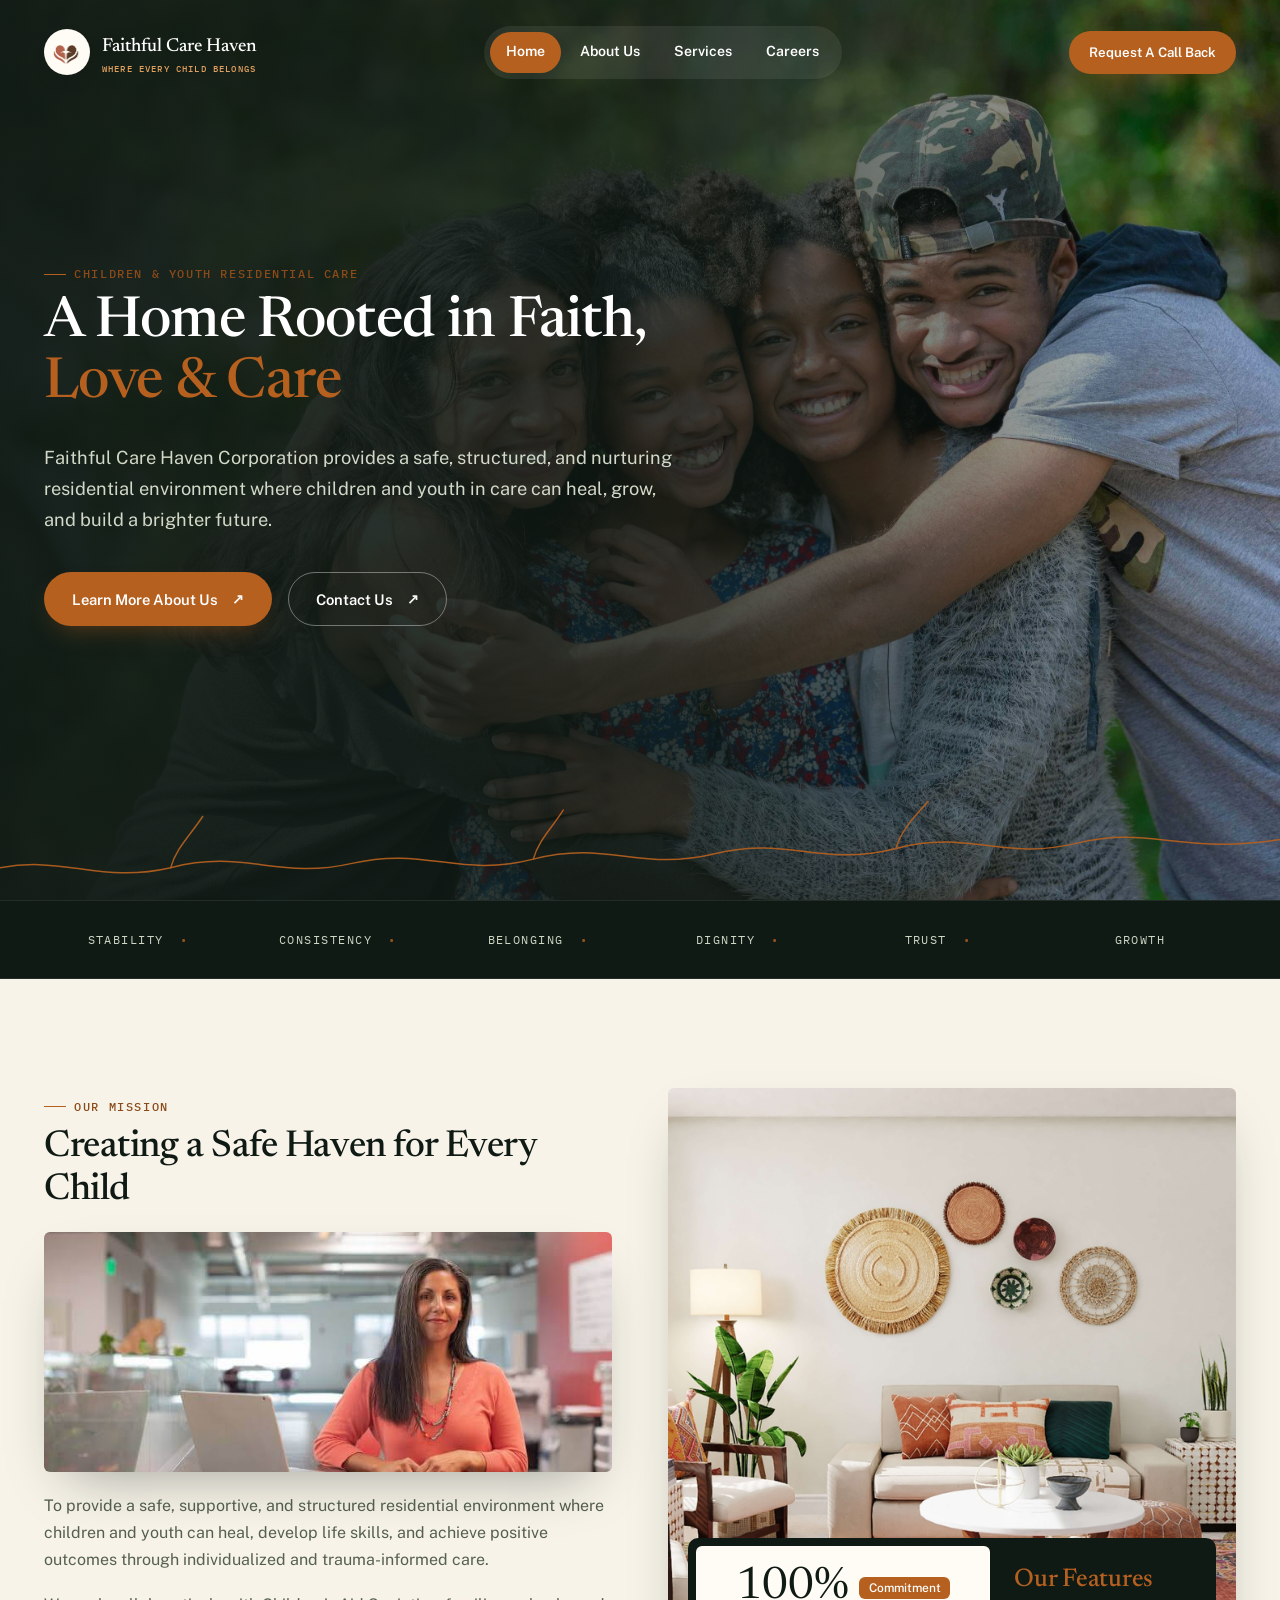
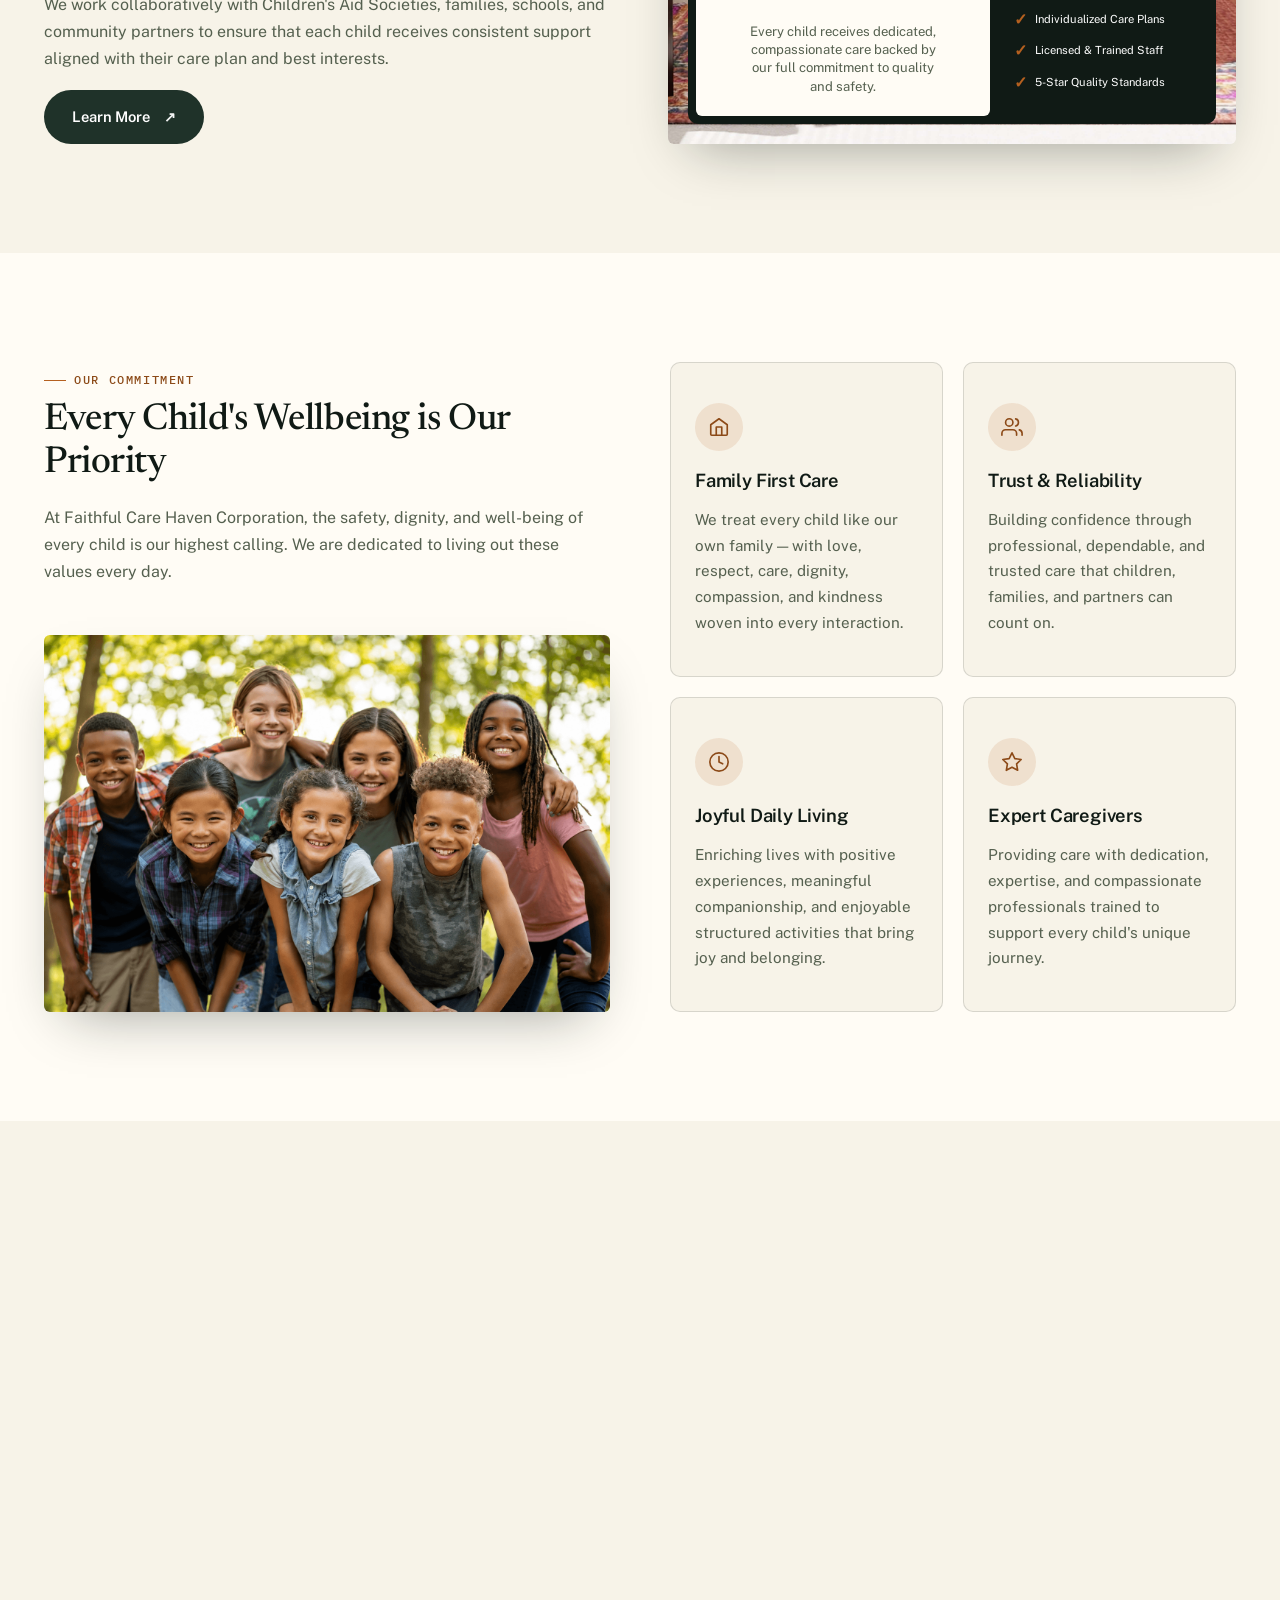
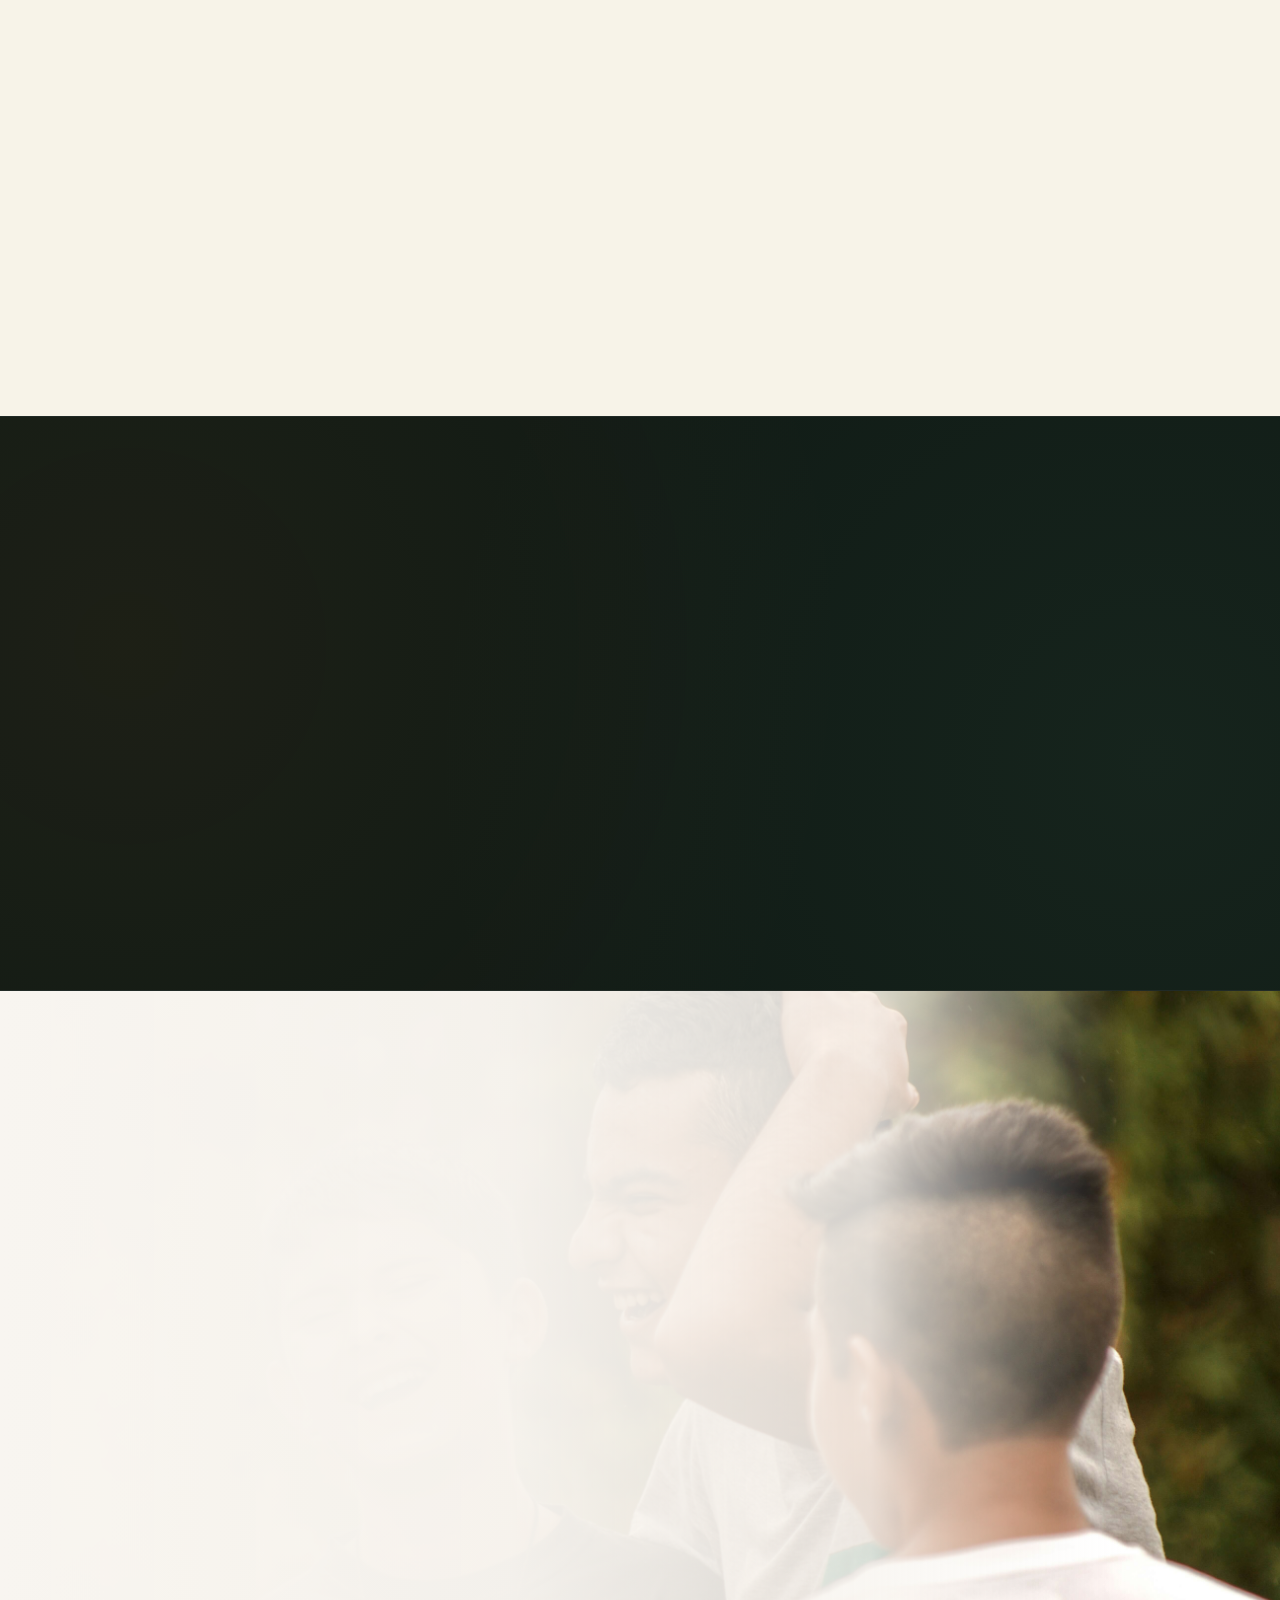
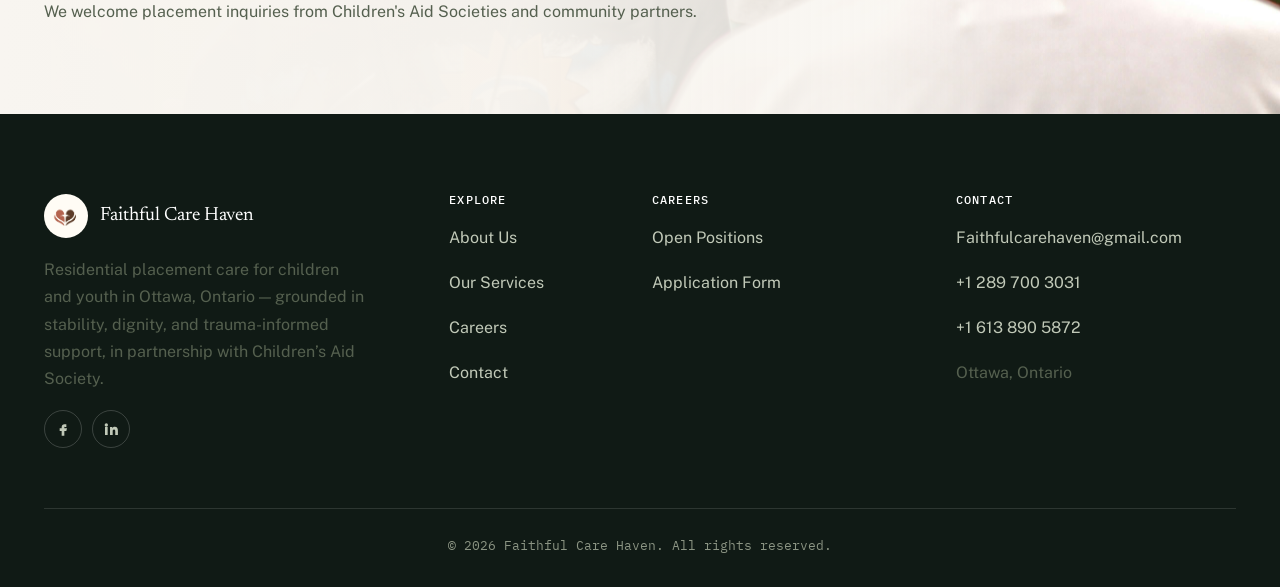
<file: index.html>
<!DOCTYPE html>
<html lang="en">

<head>
  <meta charset="UTF-8">
  <meta name="viewport" content="width=device-width, initial-scale=1.0">
  <meta name="google-site-verification" content="YOUR_GSC_VERIFICATION_CODE_HERE" />
  <title>Home | Faithful Care Haven</title>
  <meta name="description"
    content="Faithful Care Haven provides trauma-informed residential placement care for children and youth aged 0–18 in Ottawa, Ontario — grounded in stability, dignity, and relationships that last.">

  <link rel="icon" type="image/png" href="assets/img/fav_icon.png">
  <link rel="preconnect" href="https://fonts.googleapis.com">
  <link rel="preconnect" href="https://fonts.gstatic.com" crossorigin>
  <link
    href="https://fonts.googleapis.com/css2?family=Newsreader:ital,wght@0,400;0,500;0,600;1,500;1,600&family=Public+Sans:wght@400;500;600;700;800&family=IBM+Plex+Mono:wght@500;600&display=swap"
    rel="stylesheet">
  <link rel="stylesheet" href="assets/css/bootstrap-grid.min.css">
  <link rel="stylesheet" href="assets/css/style.css">

</head>

<body>

  <!-- Sophisticated Preloader -->
  <div class="preloader" id="preloader">
    <div class="preloader-content">
      <div class="root-grow-animation">
        <svg viewBox="0 0 100 100" xmlns="http://www.w3.org/2000/svg">
          <path d="M50,90 Q30,70 30,50 Q30,30 50,20 Q70,30 70,50 Q70,70 50,90" fill="none" stroke="#B5601F"
            stroke-width="2" stroke-dasharray="150" stroke-dashoffset="150"
            style="animation:growRoot1 1.8s ease-out forwards;" />
          <path d="M50,90 L40,75 L45,75 L30,90" fill="none" stroke="#B5601F" stroke-width="2" stroke-dasharray="80"
            stroke-dashoffset="80" style="animation:growRoot2 1.8s ease-out forwards;" />
          <path d="M50,90 L60,75 L55,75 L70,90" fill="none" stroke="#B5601F" stroke-width="2" stroke-dasharray="80"
            stroke-dashoffset="80" style="animation:growRoot3 1.8s ease-out forwards;" />
          <circle cx="50" cy="50" r="8" fill="#B5601F" opacity="0.8"
            style="animation:pulse-preloader 1.5s ease-in-out infinite;" />
        </svg>
      </div>
      <div class="preloader-text">Faithful Care Haven</div>
      <div class="preloader-subtitle">Loading your compassionate future</div>
    </div>
  </div>

  <header class="site-header">
  <div class="nav-inner">
    <a href="index.html" class="brand">
      <img src="assets/img/logo.png" alt="Faithful Care Haven logo">
      <span>Faithful Care Haven<small>Where Every Child Belongs</small></span>
    </a>

    <nav class="nav-links">
      <a href="index.html">Home</a>
      <a href="about.html">About Us</a>
      <a href="services.html">Services</a>
      <a href="careers.html">Careers</a>
    </nav>

    <div class="nav-cta">
      <a href="contact.html" class="btn btn-primary btn-sm">Request A Call Back</a>
    </div>

    <button class="nav-toggle" aria-label="Toggle menu" aria-expanded="false">
      <span></span><span></span><span></span>
    </button>
  </div>
</header>

  <div class="mobile-overlay">
  <a href="index.html">Home</a>
  <a href="about.html">About Us</a>
  <a href="services.html">Services</a>
  <a href="careers.html">Careers</a>
  <a href="contact.html" class="btn btn-outline-light">Request A Call Back</a>
</div>


  <!-- ==================== HERO ==================== -->
  <section class="page-hero home-hero">
    <div class="page-hero-bg">
      <img src="assets/img/index_hero.jpeg"
        alt="A warmly lit home at dusk, windows glowing against the evening sky">
    </div>
    <svg class="root-line" viewBox="0 0 1200 100" preserveAspectRatio="none" xmlns="http://www.w3.org/2000/svg"
      aria-hidden="true">
      <path
        d="M-10,72 C60,56 90,86 160,70 C230,52 260,82 330,66 C400,50 430,80 500,62 C570,44 600,74 670,57 C740,40 770,70 840,52 C910,34 940,64 1010,47 C1080,30 1110,60 1210,42" />
      <path d="M160,70 C165,52 178,40 190,22" />
      <path d="M500,62 C505,44 518,32 528,16" />
      <path d="M840,52 C845,34 858,22 870,8" />
    </svg>
    <div class="container-wide">
      <div class="page-hero-content">
        <div class="eyebrow">Children & Youth Residential Care</div>
        <h1>A Home Rooted in Faith, <span class="hero-accent">Love &amp; Care</span></h1>
        <p class="hero-lead">Faithful Care Haven Corporation provides a safe, structured, and nurturing residential environment where children and youth in care can heal, grow, and build a brighter future.</p>
        <div class="hero-actions">
          <a href="about.html" class="btn btn-primary">Learn More About Us</a>
          <a href="contact.html" class="btn btn-outline-light">Contact Us</a>
        </div>
        <!-- <div class="hero-stats">
          <div><strong>100%</strong><span>Commitment</span></div>
          <div><strong>100%</strong><span>Commitment</span></div>
          <div><strong>★★★★★</strong><span>Quality Care</span></div>
        </div> -->
      </div>
    </div>
  </section>


  <!-- ==================== VALUE STRIP ==================== -->
  <div class="value-strip">
    <div class="track">
      <span>Stability</span><span>Consistency</span><span>Belonging</span><span>Dignity</span><span>Trust</span><span>Growth</span>
    </div>
  </div>


  <!-- ==================== ABOUT US ==================== -->
  <section>
    <div class="container-wide">
      <div class="ed-row" style="gap:56px; align-items:stretch;">

        <!-- Left: text + small image below -->
        <div class="about-us-left" data-aos="fade-right">
          <div class="eyebrow">Our Mission</div>
          <h2>Creating a Safe Haven for Every Child</h2>
          <div class="ed-media" style="margin-top:20px;">
            <img src="assets/img/aboutus_1.jpg"
              alt="A caregiver sitting beside a young person sharing a warm moment"
              style="height:240px; object-fit:cover; border-radius:6px; width:100%;">
          </div>
          <p style="margin-top: 20px;">To provide a safe, supportive, and structured residential environment where children and youth can heal, develop life skills, and achieve positive outcomes through individualized and trauma-informed care.</p>
          <p>We work collaboratively with Children's Aid Societies, families, schools, and community partners to ensure that each child receives consistent support aligned with their care plan and best interests.</p>
          <a href="about.html" class="btn btn-dark">Learn More</a>

        </div>

        <!-- Right: large image with overlay feature card -->
        <div class="about-us-right" data-aos="fade-left" data-aos-delay="120">
          <img src="assets/img/aboutus_2.jpg"
            alt="A trained caregiver supporting a young person in a bright and welcoming residential setting">
          <div class="about-feature-card">
            <div class="about-stat-cell">
              <span class="about-stat-num">100% <span class="about-stat-badge">Commitment</span></span>
              <p>Every child receives dedicated, compassionate care backed by our full commitment to quality and safety.</p>
            </div>
            <div class="about-features-cell">
              <h4>Our Features</h4>
              <ul class="about-features-list">
                <li>Individualized Care Plans</li>
                <li>Licensed &amp; Trained Staff</li>
                <li>5-Star Quality Standards</li>
              </ul>
            </div>
          </div>
        </div>

      </div>
    </div>
  </section>

  <!-- ==================== OUR COMMITMENT ==================== -->
  <section class="our-commitment">
    <div class="container-wide">
      <div class="our-commitment-grid">

        <!-- Left col: intro text + image -->
        <div class="why-choose-left" data-aos="fade-right">
          <div class="wc-intro-text">
            <div class="eyebrow">Our Commitment</div>
            <h2>Every Child's Wellbeing is Our Priority</h2>
            <p>At Faithful Care Haven Corporation, the safety, dignity, and well-being of every child is our highest calling. We are dedicated to living out these values every day.</p>
          </div>
          <div class="wc-image">
            <img src="assets/img/our_commitment.png"
              alt="A supportive residential care worker with a young person">
          </div>
        </div>

        <!-- Right col: 2x2 card grid -->
        <div class="why-choose-cards" data-aos="fade-left" data-aos-delay="80">

          <div class="wc-card">
            <div class="wc-card-icon">
              <svg viewBox="0 0 24 24" fill="none" stroke="currentColor" stroke-width="1.8" stroke-linecap="round"
                stroke-linejoin="round">
                <path d="M3 9.5L12 3l9 6.5V20a1 1 0 01-1 1H4a1 1 0 01-1-1V9.5z" />
                <path d="M9 21V12h6v9" />
              </svg>
            </div>
            <h3>Family First Care</h3>
            <p>We treat every child like our own family — with love, respect, care, dignity, compassion, and kindness woven into every interaction.</p>
          </div>

          <div class="wc-card">
            <div class="wc-card-icon">
              <svg viewBox="0 0 24 24" fill="none" stroke="currentColor" stroke-width="1.8" stroke-linecap="round"
                stroke-linejoin="round">
                <path d="M17 21v-2a4 4 0 00-4-4H5a4 4 0 00-4 4v2" />
                <circle cx="9" cy="7" r="4" />
                <path d="M23 21v-2a4 4 0 00-3-3.87" />
                <path d="M16 3.13a4 4 0 010 7.75" />
              </svg>
            </div>
            <h3>Trust & Reliability</h3>
            <p>Building confidence through professional, dependable, and trusted care that children, families, and partners can count on.</p>
          </div>

          <div class="wc-card">
            <div class="wc-card-icon">
              <svg viewBox="0 0 24 24" fill="none" stroke="currentColor" stroke-width="1.8" stroke-linecap="round"
                stroke-linejoin="round">
                <circle cx="12" cy="12" r="10" />
                <polyline points="12 6 12 12 16 14" />
              </svg>
            </div>
            <h3>Joyful Daily Living</h3>
            <p>Enriching lives with positive experiences, meaningful companionship, and enjoyable structured activities that bring joy and belonging.</p>
          </div>

          <div class="wc-card">
            <div class="wc-card-icon">
              <svg viewBox="0 0 24 24" fill="none" stroke="currentColor" stroke-width="1.8" stroke-linecap="round"
                stroke-linejoin="round">
                <polygon
                  points="12 2 15.09 8.26 22 9.27 17 14.14 18.18 21.02 12 17.77 5.82 21.02 7 14.14 2 9.27 8.91 8.26 12 2" />
              </svg>
            </div>
            <h3>Expert Caregivers</h3>
            <p>Providing care with dedication, expertise, and compassionate professionals trained to support every child's unique journey.</p>
          </div>

        </div>
      </div>
    </div>
  </section>


  <!-- ==================== SERVICES (Homepage) ==================== -->
  <section class="home-services-section">
    <div class="container-wide">
      <div class="services-new-grid">

        <!-- Slot 1: Intro Text (No Card) -->
        <div class="services-intro" data-aos="fade-up"
          style="display:flex; flex-direction:column; justify-content:center; padding-right:20px;">
          <div class="eyebrow" style="margin-bottom:16px;">Our Services</div>
          <h2>Comprehensive Care Solutions</h2>
          <p style="margin-bottom:24px;">We offer specialized residential care tailored to the unique needs of every
            child in our program&mdash;delivering comfort, stability, and holistic growth.</p>
          <a href="services.html" class="btn btn-primary" style="align-self:flex-start;">View All Services</a>
        </div>

        <!-- Card 1: Residential Care -->
        <div class="service-split-card" data-aos="fade-up" data-aos-delay="100">
          <div class="ssc-image">
            <img src="assets/img/service_1.jpg"
              alt="Daily living assistance">
          </div>
          <div class="ssc-content">
            <div class="ssc-icon">
              <svg viewBox="0 0 24 24" fill="none" stroke="currentColor" stroke-width="1.8" stroke-linecap="round"
                stroke-linejoin="round">
                <path d="M3 9l9-7 9 7v11a2 2 0 0 1-2 2H5a2 2 0 0 1-2-2z"></path>
                <polyline points="9 22 9 12 15 12 15 22"></polyline>
              </svg>
            </div>
            <h3>Residential Care</h3>
            <p>Safe, structured living environments for children and youth requiring short or long-term placement.
            </p>
            <a href="services.html#residential" class="ssc-link">Read More</a>
          </div>
        </div>

        <!-- Card 2: Individualized Planning -->
        <div class="service-split-card" data-aos="fade-up" data-aos-delay="200">
          <div class="ssc-image">
            <img src="assets/img/service_2.png"
              alt="Clinical care">
          </div>
          <div class="ssc-content">
            <div class="ssc-icon">
              <svg viewBox="0 0 24 24" fill="none" stroke="currentColor" stroke-width="1.8" stroke-linecap="round"
                stroke-linejoin="round">
                <rect x="3" y="3" width="18" height="18" rx="2" ry="2"></rect>
                <line x1="12" y1="8" x2="12" y2="16"></line>
                <line x1="8" y1="12" x2="16" y2="12"></line>
              </svg>
            </div>
            <h3>Individualized Planning</h3>
            <p>Personalized care plans developed collaboratively with families, children, and service partners.</p>
            <a href="services.html#individualized" class="ssc-link">Read More</a>
          </div>
        </div>

        <!-- Card 3: Trauma-Informed Care -->
        <div class="service-split-card" data-aos="fade-up" data-aos-delay="300">
          <div class="ssc-image">
            <img src="assets/img/service_3.jpg"
              alt="Family support">
          </div>
          <div class="ssc-content">
            <div class="ssc-icon">
              <svg viewBox="0 0 24 24" fill="none" stroke="currentColor" stroke-width="1.8" stroke-linecap="round"
                stroke-linejoin="round">
                <path d="M17 21v-2a4 4 0 0 0-4-4H5a4 4 0 0 0-4 4v2"></path>
                <circle cx="9" cy="7" r="4"></circle>
                <path d="M23 21v-2a4 4 0 0 0-3-3.87"></path>
                <path d="M16 3.13a4 4 0 0 1 0 7.75"></path>
              </svg>
            </div>
            <h3>Trauma-Informed Care</h3>
            <p>Evidence-based approaches to support healing, emotional development, and long-term resilience.</p>
            <a href="services.html#trauma-informed" class="ssc-link">Read More</a>
          </div>
        </div>

      </div>
    </div>
  </section>

    <!-- ==================== OUR APPROACH ==================== -->
  <section class="our-approach bg-dark">
    <div class="container-wide">

      <div class="our-approach-grid">
        <div class="our-approach-intro" data-aos="fade-right">
          <div class="eyebrow">Our Approach</div>
          <h2>Individualized & Trauma-Informed Care</h2>
          <p>Our care model is designed to meet each child where they are — supporting their unique journey toward healing and growth with compassion and expertise. </p>
          <a href="contact.html" class="btn btn-outline-light">Learn More</a>
        </div>

        <div class="our-approach-timeline" data-aos="fade-left" data-aos-delay="80">

          <div class="sd-tt-item">
            <div class="sd-tt-step mono">01</div>
            <h4>Trauma-Informed</h4>
            <p>Understanding the deep impact of adverse experiences and providing sensitive, appropriate responses to support each child's healing journey.</p>
          </div>

          <div class="sd-tt-item">
            <div class="sd-tt-step mono">02</div>
            <h4>Strength-Based</h4>
            <p>Building on each child's inherent strengths and abilities to foster lasting confidence, purpose, and resilience for the road ahead.</p>
          </div>

          <div class="sd-tt-item">
            <div class="sd-tt-step mono">03</div>
            <h4>Culturally Responsive</h4>
            <p>Honoring and integrating each child's cultural background, identity, and heritage as a vital part of their care experience and story.</p>
          </div>
        </div>
      </div>

    </div>
  </section>

  <!-- ==================== WHO WE SERVE ==================== -->
  <section class="who-we-serve-section">
    <div class="poc-bg-image"></div>
    <div class="container-wide" style="position: relative; z-index: 2;">
      <div class="row">
        <div class="col-lg-7">
          <div class="eyebrow" data-aos="fade-up">Who We Serve</div>
          <h2 data-aos="fade-up">Children & Youth in Need of Care</h2>
          <p data-aos="fade-up" data-aos-delay="60">Faithful Care Haven Corporation provides care for children and youth requiring short-term or long-term residential placement, including those who may have experienced:</p>
          <ul class="timeline-list" style="max-width:820px;">
            <li class="timeline-item" data-aos="fade-up">
              <span class="timeline-icon" aria-hidden="true">✓</span>
              <h5>Trauma and adverse childhood experiences</h5>
            </li>
            <li class="timeline-item" data-aos="fade-up">
              <span class="timeline-icon" aria-hidden="true">✓</span>
              <h5>Instability or disruption in living situations</h5>
            </li>
            <li class="timeline-item" data-aos="fade-up">
              <span class="timeline-icon" aria-hidden="true">✓</span>
              <h5>Disruptions in previous care placements</h5>
            </li>
            <li class="timeline-item" data-aos="fade-up">
              <span class="timeline-icon" aria-hidden="true">✓</span>
              <h5>Emotional and behavioural challenges requiring support</h5>
            </li>
            <li class="timeline-item" data-aos="fade-up">
              <span class="timeline-icon" aria-hidden="true">✓</span>
              <h5>Need for structured, therapeutic environments</h5>
            </li>
          </ul>
        </div>
      </div>
      <p style="margin-top: 15px;">We welcome placement inquiries from Children's Aid Societies and community partners.</p>
      <!-- <a href="contact.html" class="btn btn-primary" style="margin-top: 18px; display: inline-flex;">Get in Touch</a> -->
    </div>
  </section>

  <footer class="site-footer">
  <div class="container-wide">
    <div class="row gy-5">
      <div class="col-lg-4">
        <div class="footer-brand">
          <img src="assets/img/logo.png" alt="Faithful Care Haven">
          <span>Faithful Care Haven</span>
        </div>
        <p style="max-width:320px;">Residential placement care for children and youth in Ottawa, Ontario &mdash;
          grounded in stability, dignity, and trauma-informed support, in partnership with Children&rsquo;s Aid
          Society.</p>
        <div class="social-row" aria-hidden="true">
          <a href="#" onclick="return false;" aria-label="Facebook">
            <svg width="16" height="16" viewBox="0 0 24 24" fill="none">
              <path d="M14 9h3V5h-3c-2.2 0-4 1.8-4 4v2H7v4h3v7h4v-7h3l1-4h-4V9c0-.6.4-1 1-1z" fill="currentColor" />
            </svg>
          </a>
          <a href="#" onclick="return false;" aria-label="LinkedIn">
            <svg width="16" height="16" viewBox="0 0 24 24" fill="none">
              <path
                d="M4.98 3.5a2.5 2.5 0 100 5 2.5 2.5 0 000-5zM3 9h4v12H3V9zm7 0h3.8v1.7h.05c.53-1 1.83-2 3.76-2 4 0 4.74 2.6 4.74 6V21h-4v-5.3c0-1.27-.02-2.9-1.77-2.9-1.78 0-2.05 1.4-2.05 2.8V21h-4V9z"
                fill="currentColor" />
            </svg>
          </a>
        </div>
      </div>
      <div class="col-lg-2 col-6">
        <h4>Explore</h4>
        <p><a href="about.html">About Us</a></p>
        <p><a href="services.html">Our Services</a></p>
        <p><a href="careers.html">Careers</a></p>
        <p><a href="contact.html">Contact</a></p>
      </div>
      <div class="col-lg-3 col-6">
        <h4>Careers</h4>
        <p><a href="careers.html">Open Positions</a></p>
        <p><a href="apply.html">Application Form</a></p>
      </div>
      <div class="col-lg-3">
        <h4>Contact</h4>
        <p><a href="mailto:Faithfulcarehaven@gmail.com">Faithfulcarehaven@gmail.com</a></p>
        <p><a href="tel:12897003031">+1 289 700 3031</a></p>
        <p><a href="tel:16138905872">+1 613 890 5872</a></p>
        <p>Ottawa, Ontario</p>
      </div>
    </div>

    <div class="footer-bottom" style="display: flex; justify-content: center;">
      <span>&copy; <span class="current-year"></span> Faithful Care Haven. All rights reserved.</span>
    </div>
  </div>
</footer>


  <script src="assets/js/main.js"></script>

</body>

</html>
</file>
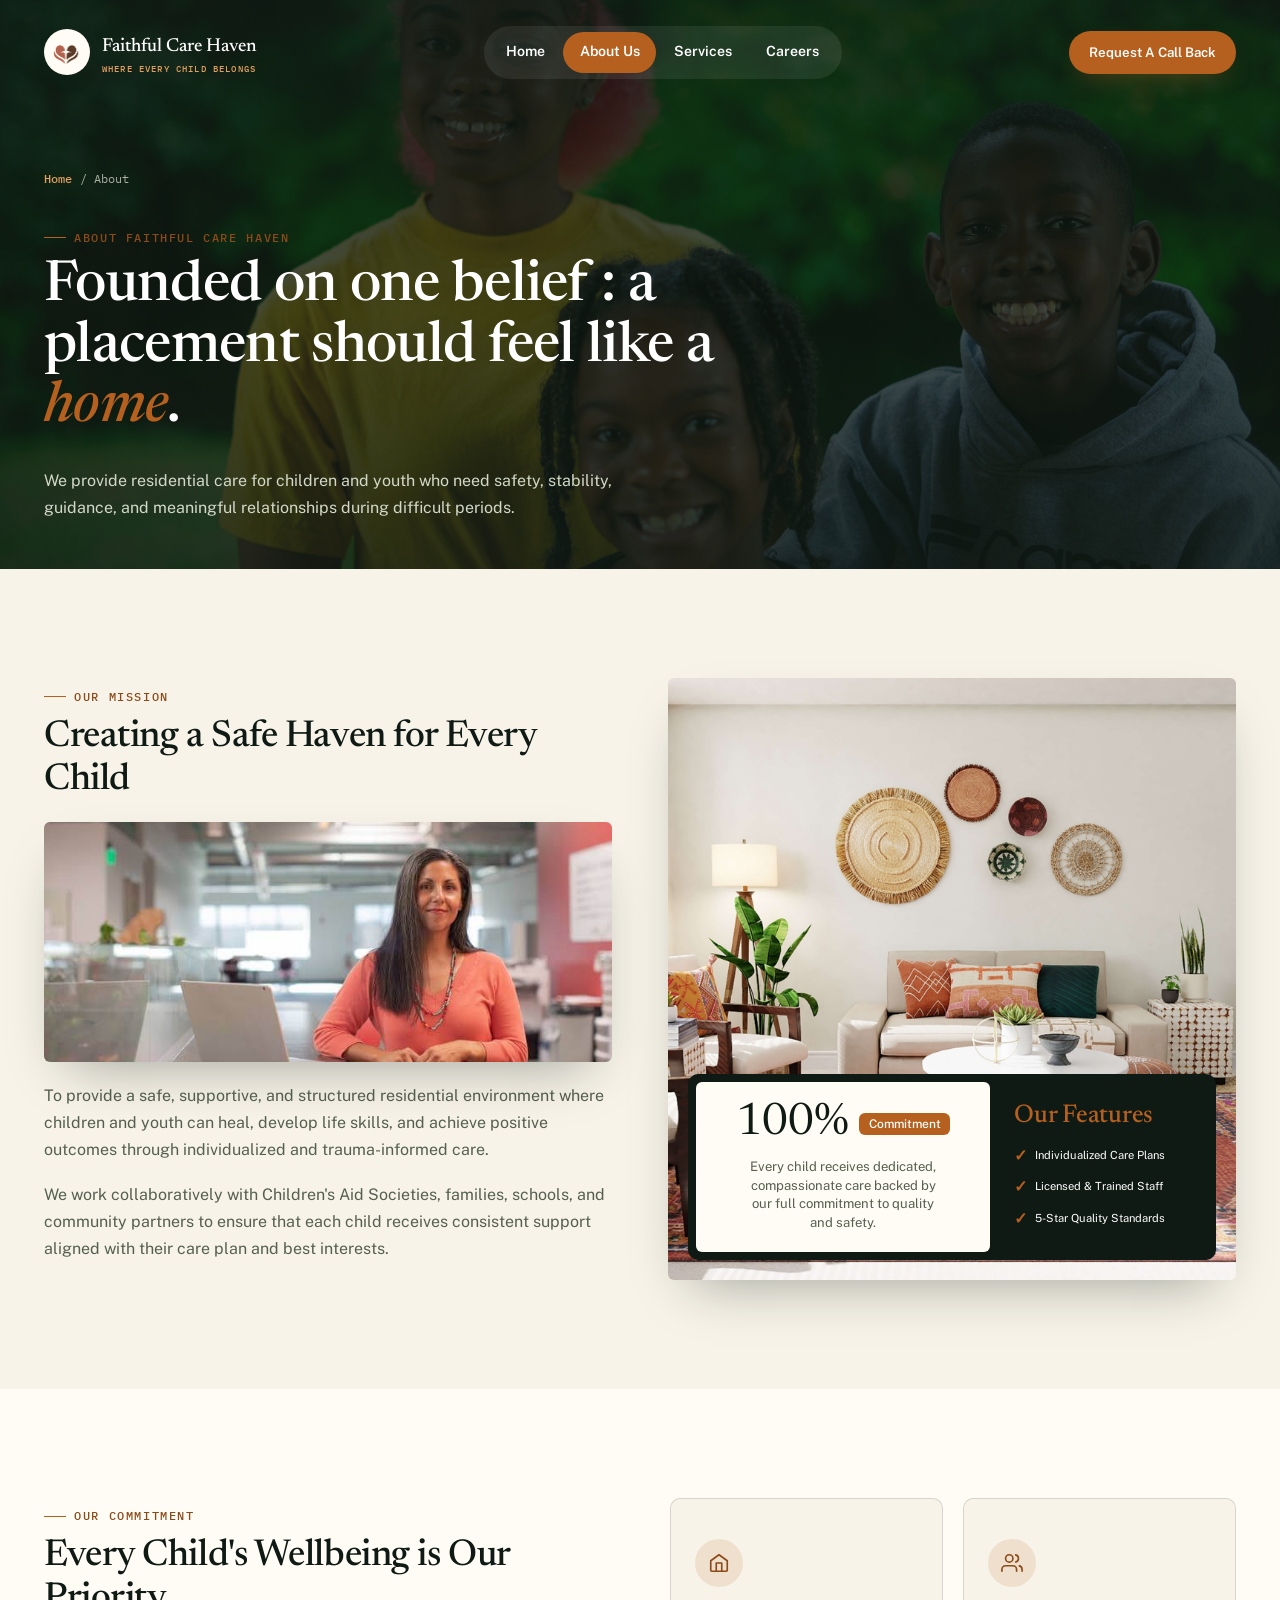
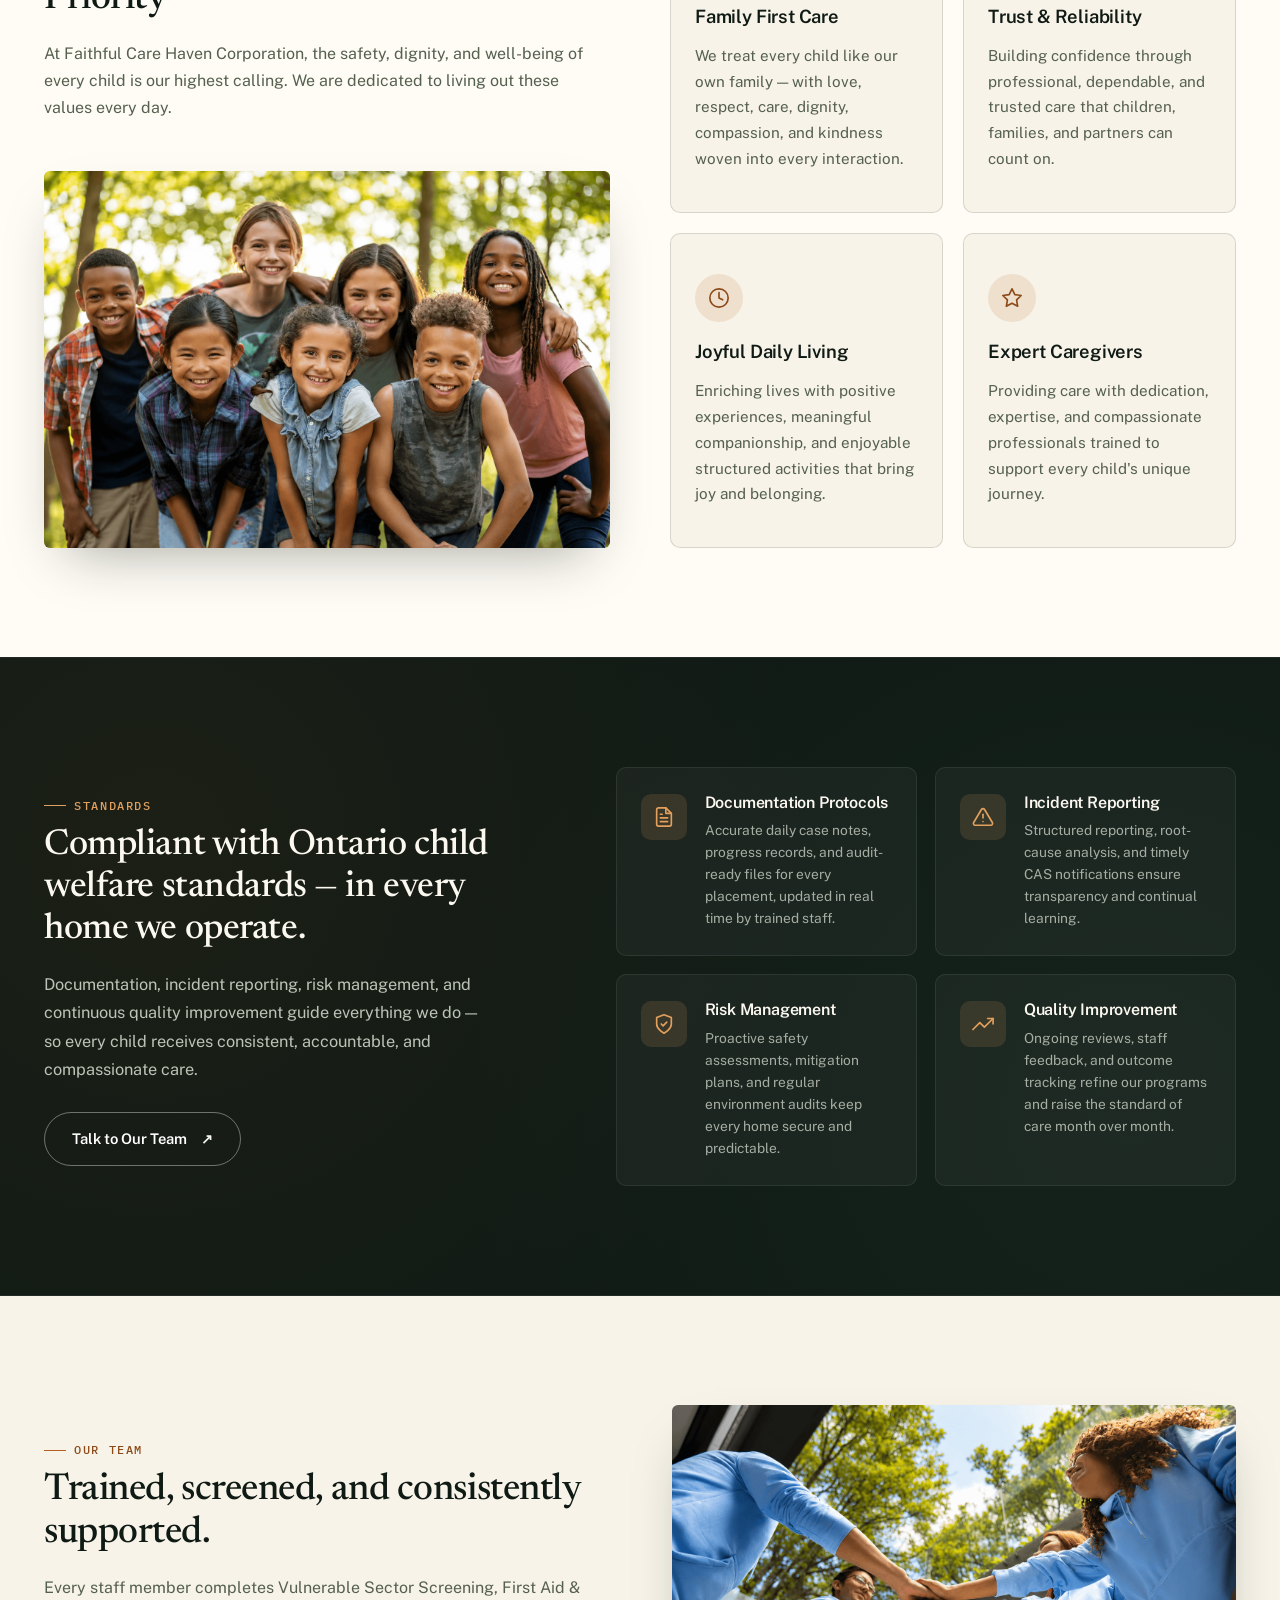
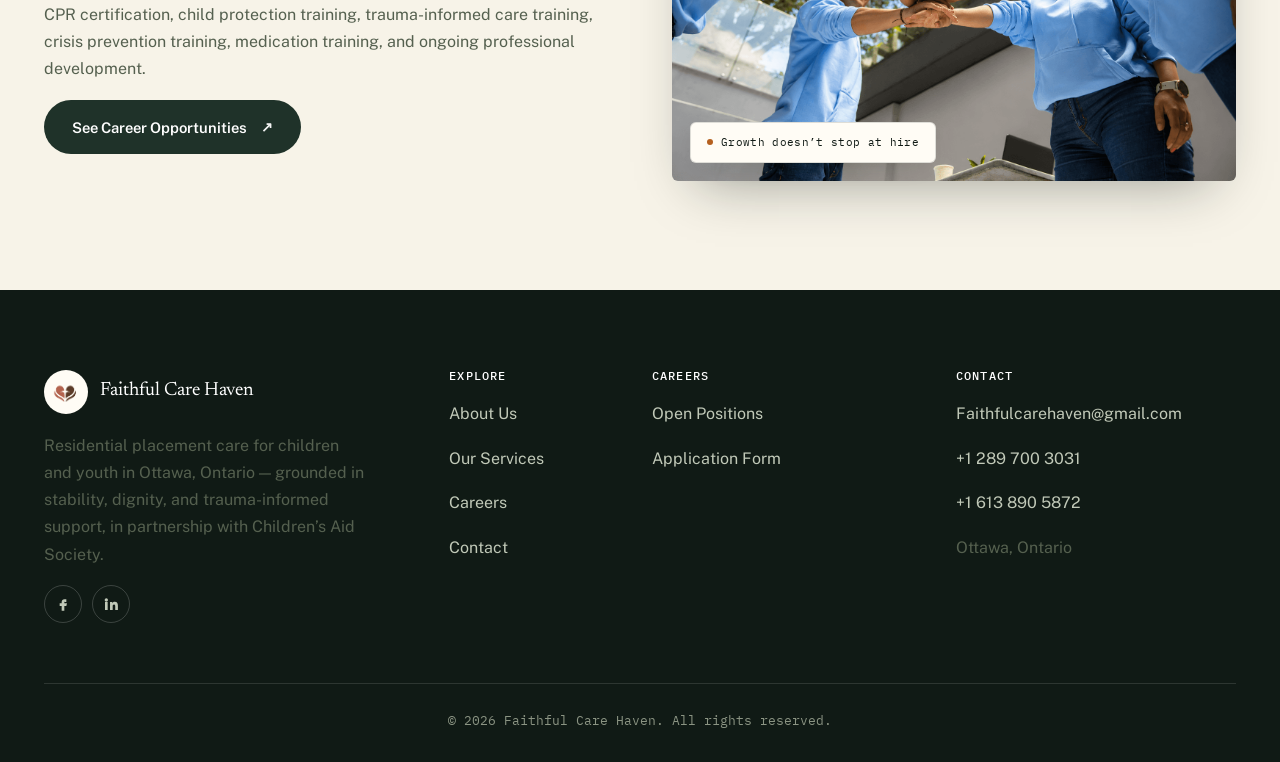
<file: about.html>
<!DOCTYPE html>
<html lang="en">
<head>
<meta charset="UTF-8">
<meta name="viewport" content="width=device-width, initial-scale=1.0">
<meta name="google-site-verification" content="YOUR_GSC_VERIFICATION_CODE_HERE" />
<title>About Us | Faithful Care Haven</title>
<meta name="description" content="Learn about Faithful Care Haven's philosophy of care and the population we serve.">

  <link rel="icon" type="image/png" href="assets/img/fav_icon.png">
  <link rel="preconnect" href="https://fonts.googleapis.com">
  <link rel="preconnect" href="https://fonts.gstatic.com" crossorigin>
  <link href="https://fonts.googleapis.com/css2?family=Newsreader:ital,wght@0,400;0,500;0,600;1,500;1,600&family=Public+Sans:wght@400;500;600;700;800&family=IBM+Plex+Mono:wght@500;600&display=swap" rel="stylesheet">
  <link rel="stylesheet" href="assets/css/bootstrap-grid.min.css">
  <link rel="stylesheet" href="assets/css/style.css">

</head>
<body>

  <!-- Sophisticated Preloader -->
  <div class="preloader" id="preloader">
    <div class="preloader-content">
      <div class="root-grow-animation">
        <svg viewBox="0 0 100 100" xmlns="http://www.w3.org/2000/svg">
          <path d="M50,90 Q30,70 30,50 Q30,30 50,20 Q70,30 70,50 Q70,70 50,90" fill="none" stroke="#B5601F" stroke-width="2" stroke-dasharray="150" stroke-dashoffset="150" style="animation:growRoot1 1.8s ease-out forwards;"/>
          <path d="M50,90 L40,75 L45,75 L30,90" fill="none" stroke="#B5601F" stroke-width="2" stroke-dasharray="80" stroke-dashoffset="80" style="animation:growRoot2 1.8s ease-out forwards;"/>
          <path d="M50,90 L60,75 L55,75 L70,90" fill="none" stroke="#B5601F" stroke-width="2" stroke-dasharray="80" stroke-dashoffset="80" style="animation:growRoot3 1.8s ease-out forwards;"/>
          <circle cx="50" cy="50" r="8" fill="#B5601F" opacity="0.8" style="animation:pulse-preloader 1.5s ease-in-out infinite;"/>
        </svg>
      </div>
      <div class="preloader-text">Faithful Care Haven</div>
      <div class="preloader-subtitle">Loading your compassionate future</div>
    </div>
  </div>

  <header class="site-header">
  <div class="nav-inner">
    <a href="index.html" class="brand">
      <img src="assets/img/logo.png" alt="Faithful Care Haven logo">
      <span>Faithful Care Haven<small>Where Every Child Belongs</small></span>
    </a>

    <nav class="nav-links">
      <a href="index.html">Home</a>
      <a href="about.html">About Us</a>
      <a href="services.html">Services</a>
      <a href="careers.html">Careers</a>
    </nav>

    <div class="nav-cta">
      <a href="contact.html" class="btn btn-primary btn-sm">Request A Call Back</a>
    </div>

    <button class="nav-toggle" aria-label="Toggle menu" aria-expanded="false">
      <span></span><span></span><span></span>
    </button>
  </div>
</header>

  <div class="mobile-overlay">
  <a href="index.html">Home</a>
  <a href="about.html">About Us</a>
  <a href="services.html">Services</a>
  <a href="careers.html">Careers</a>
  <a href="contact.html" class="btn btn-outline-light">Request A Call Back</a>
</div>

  <section class="page-hero">
    <div class="page-hero-bg">
      <img src="assets/img/aboutuspg_ban.jpg" alt="Two people in a warm, supportive conversation, sitting together outdoors">
    </div>
    <div class="container-wide">
      <div class="breadcrumb-row"><a href="index.html">Home</a> / About</div>
      <div class="page-hero-content" data-aos="fade-up">
        <div class="eyebrow">About Faithful Care Haven</div>
        <h1>Founded on one belief : a placement should feel like a <em>home</em>.</h1>
        <p>We provide residential care for children and youth who need safety, stability, guidance, and meaningful relationships during difficult periods.</p>
      </div>
    </div>
  </section>

  <!-- ==================== ABOUT US ==================== -->
  <section>
    <div class="container-wide">
      <div class="ed-row" style="gap:56px; align-items:stretch;">

        <!-- Left: text + small image below -->
        <div class="about-us-left" data-aos="fade-right">
          <div class="eyebrow">Our Mission</div>
          <h2>Creating a Safe Haven for Every Child</h2>
          <div class="ed-media" style="margin-top:20px;">
            <img src="assets/img/aboutus_1.jpg"
              alt="A caregiver sitting beside a young person sharing a warm moment"
              style="height:240px; object-fit:cover; border-radius:6px; width:100%;">
          </div>
          <p style="margin-top: 20px;">To provide a safe, supportive, and structured residential environment where children and youth can heal, develop life skills, and achieve positive outcomes through individualized and trauma-informed care.</p>
          <p>We work collaboratively with Children's Aid Societies, families, schools, and community partners to ensure that each child receives consistent support aligned with their care plan and best interests.</p>
        </div>

        <!-- Right: large image with overlay feature card -->
        <div class="about-us-right" data-aos="fade-left" data-aos-delay="120">
          <img src="assets/img/aboutus_2.jpg"
            alt="A trained caregiver supporting a young person in a bright and welcoming residential setting">
          <div class="about-feature-card">
            <div class="about-stat-cell">
              <span class="about-stat-num">100% <span class="about-stat-badge">Commitment</span></span>
              <p>Every child receives dedicated, compassionate care backed by our full commitment to quality and safety.</p>
            </div>
            <div class="about-features-cell">
              <h4>Our Features</h4>
              <ul class="about-features-list">
                <li>Individualized Care Plans</li>
                <li>Licensed &amp; Trained Staff</li>
                <li>5-Star Quality Standards</li>
              </ul>
            </div>
          </div>
        </div>

      </div>
    </div>
  </section>

  <!-- ==================== OUR COMMITMENT ==================== -->
  <section class="our-commitment">
    <div class="container-wide">
      <div class="our-commitment-grid">

        <!-- Left col: intro text + image -->
        <div class="why-choose-left" data-aos="fade-right">
          <div class="wc-intro-text">
            <div class="eyebrow">Our Commitment</div>
            <h2>Every Child's Wellbeing is Our Priority</h2>
            <p>At Faithful Care Haven Corporation, the safety, dignity, and well-being of every child is our highest calling. We are dedicated to living out these values every day.</p>
          </div>
          <div class="wc-image">
            <img src="assets/img/our_commitment.png"
              alt="A supportive residential care worker with a young person">
          </div>
        </div>

        <!-- Right col: 2x2 card grid -->
        <div class="why-choose-cards" data-aos="fade-left" data-aos-delay="80">

          <div class="wc-card">
            <div class="wc-card-icon">
              <svg viewBox="0 0 24 24" fill="none" stroke="currentColor" stroke-width="1.8" stroke-linecap="round"
                stroke-linejoin="round">
                <path d="M3 9.5L12 3l9 6.5V20a1 1 0 01-1 1H4a1 1 0 01-1-1V9.5z" />
                <path d="M9 21V12h6v9" />
              </svg>
            </div>
            <h3>Family First Care</h3>
            <p>We treat every child like our own family — with love, respect, care, dignity, compassion, and kindness woven into every interaction.</p>
          </div>

          <div class="wc-card">
            <div class="wc-card-icon">
              <svg viewBox="0 0 24 24" fill="none" stroke="currentColor" stroke-width="1.8" stroke-linecap="round"
                stroke-linejoin="round">
                <path d="M17 21v-2a4 4 0 00-4-4H5a4 4 0 00-4 4v2" />
                <circle cx="9" cy="7" r="4" />
                <path d="M23 21v-2a4 4 0 00-3-3.87" />
                <path d="M16 3.13a4 4 0 010 7.75" />
              </svg>
            </div>
            <h3>Trust & Reliability</h3>
            <p>Building confidence through professional, dependable, and trusted care that children, families, and partners can count on.</p>
          </div>

          <div class="wc-card">
            <div class="wc-card-icon">
              <svg viewBox="0 0 24 24" fill="none" stroke="currentColor" stroke-width="1.8" stroke-linecap="round"
                stroke-linejoin="round">
                <circle cx="12" cy="12" r="10" />
                <polyline points="12 6 12 12 16 14" />
              </svg>
            </div>
            <h3>Joyful Daily Living</h3>
            <p>Enriching lives with positive experiences, meaningful companionship, and enjoyable structured activities that bring joy and belonging.</p>
          </div>

          <div class="wc-card">
            <div class="wc-card-icon">
              <svg viewBox="0 0 24 24" fill="none" stroke="currentColor" stroke-width="1.8" stroke-linecap="round"
                stroke-linejoin="round">
                <polygon
                  points="12 2 15.09 8.26 22 9.27 17 14.14 18.18 21.02 12 17.77 5.82 21.02 7 14.14 2 9.27 8.91 8.26 12 2" />
              </svg>
            </div>
            <h3>Expert Caregivers</h3>
            <p>Providing care with dedication, expertise, and compassionate professionals trained to support every child's unique journey.</p>
          </div>

        </div>
      </div>
    </div>
  </section>

  

   <!-- ==================== STANDARDS (Redesigned) ==================== -->
   <section class="standards-section bg-dark">
    <div class="container-wide">
      <div class="standards-grid">

        <div class="standards-intro" data-aos="fade-right">
          <div class="eyebrow">Standards</div>
          <h2>Compliant with Ontario child welfare standards &mdash; in every home we operate.</h2>
          <p>Documentation, incident reporting, risk management, and continuous quality improvement guide everything we do &mdash; so every child receives consistent, accountable, and compassionate care.</p>
          <a href="contact.html" class="btn btn-outline-light">Talk to Our Team</a>
        </div>

        <div class="standards-cards" data-aos="fade-left" data-aos-delay="100">

          <div class="std-card">
            <div class="std-card-icon">
              <svg viewBox="0 0 24 24" fill="none" stroke="currentColor" stroke-width="1.8" stroke-linecap="round" stroke-linejoin="round">
                <path d="M14 2H6a2 2 0 0 0-2 2v16a2 2 0 0 0 2 2h12a2 2 0 0 0 2-2V8z"/>
                <polyline points="14 2 14 8 20 8"/>
                <line x1="16" y1="13" x2="8" y2="13"/>
                <line x1="16" y1="17" x2="8" y2="17"/>
                <polyline points="10 9 9 9 8 9"/>
              </svg>
            </div>
            <div class="std-card-body">
              <h4>Documentation Protocols</h4>
              <p>Accurate daily case notes, progress records, and audit-ready files for every placement, updated in real time by trained staff.</p>
            </div>
          </div>

          <div class="std-card">
            <div class="std-card-icon">
              <svg viewBox="0 0 24 24" fill="none" stroke="currentColor" stroke-width="1.8" stroke-linecap="round" stroke-linejoin="round">
                <path d="M10.29 3.86L1.82 18a2 2 0 0 0 1.71 3h16.94a2 2 0 0 0 1.71-3L13.71 3.86a2 2 0 0 0-3.42 0z"/>
                <line x1="12" y1="9" x2="12" y2="13"/>
                <line x1="12" y1="17" x2="12.01" y2="17"/>
              </svg>
            </div>
            <div class="std-card-body">
              <h4>Incident Reporting</h4>
              <p>Structured reporting, root-cause analysis, and timely CAS notifications ensure transparency and continual learning.</p>
            </div>
          </div>

          <div class="std-card">
            <div class="std-card-icon">
              <svg viewBox="0 0 24 24" fill="none" stroke="currentColor" stroke-width="1.8" stroke-linecap="round" stroke-linejoin="round">
                <path d="M12 22s8-4 8-10V5l-8-3-8 3v7c0 6 8 10 8 10z"/>
                <path d="M9 12l2 2 4-4"/>
              </svg>
            </div>
            <div class="std-card-body">
              <h4>Risk Management</h4>
              <p>Proactive safety assessments, mitigation plans, and regular environment audits keep every home secure and predictable.</p>
            </div>
          </div>

          <div class="std-card">
            <div class="std-card-icon">
              <svg viewBox="0 0 24 24" fill="none" stroke="currentColor" stroke-width="1.8" stroke-linecap="round" stroke-linejoin="round">
                <path d="M23 6l-9.5 9.5-5-5L1 18"/>
                <path d="M17 6h6v6"/>
              </svg>
            </div>
            <div class="std-card-body">
              <h4>Quality Improvement</h4>
              <p>Ongoing reviews, staff feedback, and outcome tracking refine our programs and raise the standard of care month over month.</p>
            </div>
          </div>

        </div>

      </div>
    </div>
  </section>

  <section>
    <div class="container-wide">
      <div class="ed-row reverse">
        <div class="ed-text" data-aos="fade-left">
          <div class="eyebrow">Our team</div>
          <h2>Trained, screened, and consistently supported.</h2>
          <p>Every staff member completes Vulnerable Sector Screening, First Aid &amp; CPR certification, child protection training, trauma-informed care training, crisis prevention training, medication training, and ongoing professional development.</p>
          <a href="careers.html" class="btn btn-dark">See Career Opportunities</a>
        </div>
        <div class="ed-media" data-aos="fade-right" data-aos-delay="120">
          <img src="assets/img/ourteam.png" alt="A quiet path through a golden autumn forest">
          <div class="frame-tag"><span class="dot"></span> Growth doesn&rsquo;t stop at hire</div>
        </div>
      </div>
    </div>
  </section>

 


  <footer class="site-footer">
  <div class="container-wide">
    <div class="row gy-5">
      <div class="col-lg-4">
        <div class="footer-brand">
          <img src="assets/img/logo.png" alt="Faithful Care Haven">
          <span>Faithful Care Haven</span>
        </div>
        <p style="max-width:320px;">Residential placement care for children and youth in Ottawa, Ontario &mdash;
          grounded in stability, dignity, and trauma-informed support, in partnership with Children&rsquo;s Aid
          Society.</p>
        <div class="social-row" aria-hidden="true">
          <a href="#" onclick="return false;" aria-label="Facebook">
            <svg width="16" height="16" viewBox="0 0 24 24" fill="none">
              <path d="M14 9h3V5h-3c-2.2 0-4 1.8-4 4v2H7v4h3v7h4v-7h3l1-4h-4V9c0-.6.4-1 1-1z" fill="currentColor" />
            </svg>
          </a>
          <a href="#" onclick="return false;" aria-label="LinkedIn">
            <svg width="16" height="16" viewBox="0 0 24 24" fill="none">
              <path
                d="M4.98 3.5a2.5 2.5 0 100 5 2.5 2.5 0 000-5zM3 9h4v12H3V9zm7 0h3.8v1.7h.05c.53-1 1.83-2 3.76-2 4 0 4.74 2.6 4.74 6V21h-4v-5.3c0-1.27-.02-2.9-1.77-2.9-1.78 0-2.05 1.4-2.05 2.8V21h-4V9z"
                fill="currentColor" />
            </svg>
          </a>
        </div>
      </div>
      <div class="col-lg-2 col-6">
        <h4>Explore</h4>
        <p><a href="about.html">About Us</a></p>
        <p><a href="services.html">Our Services</a></p>
        <p><a href="careers.html">Careers</a></p>
        <p><a href="contact.html">Contact</a></p>
      </div>
      <div class="col-lg-3 col-6">
        <h4>Careers</h4>
        <p><a href="careers.html">Open Positions</a></p>
        <p><a href="apply.html">Application Form</a></p>
      </div>
      <div class="col-lg-3">
        <h4>Contact</h4>
        <p><a href="mailto:Faithfulcarehaven@gmail.com">Faithfulcarehaven@gmail.com</a></p>
        <p><a href="tel:12897003031">+1 289 700 3031</a></p>
        <p><a href="tel:16138905872">+1 613 890 5872</a></p>
        <p>Ottawa, Ontario</p>
      </div>
    </div>

    <div class="footer-bottom" style="display: flex; justify-content: center;">
      <span>&copy; <span class="current-year"></span> Faithful Care Haven. All rights reserved.</span>
    </div>
  </div>
</footer>


  <script src="assets/js/main.js"></script>

</body>
</html>
</file>
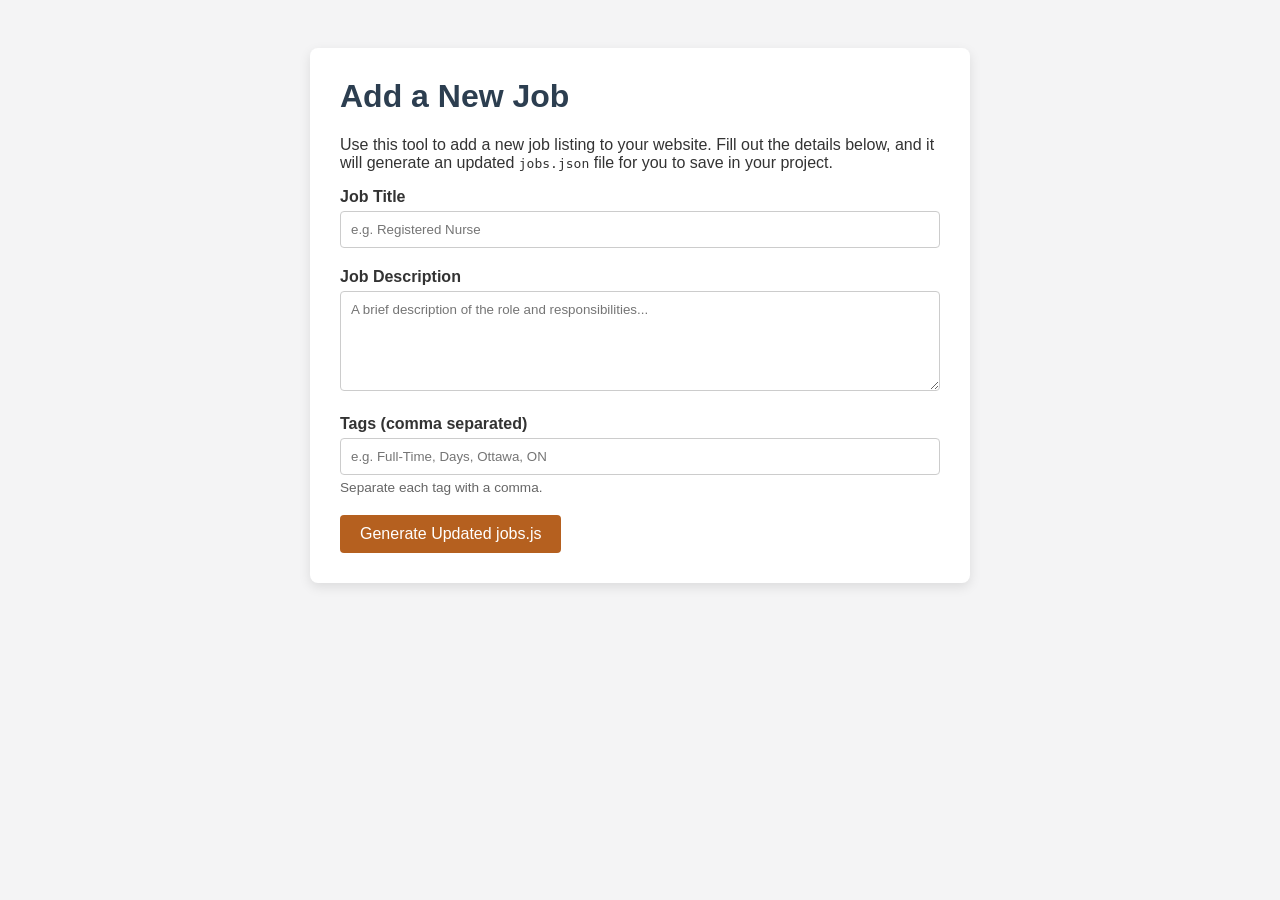
<file: admin_jobs.html>
<!DOCTYPE html>
<html lang="en">
<head>
  <meta charset="UTF-8">
  <title>Job Admin | Faithful Care Haven</title>
  <style>
    body { font-family: -apple-system, BlinkMacSystemFont, "Segoe UI", Roboto, Helvetica, Arial, sans-serif; background: #f4f4f5; padding: 40px; color: #333; }
    .container { max-width: 600px; margin: 0 auto; background: white; padding: 30px; border-radius: 8px; box-shadow: 0 4px 12px rgba(0,0,0,0.1); }
    h1 { margin-top: 0; color: #2c3e50; }
    .form-group { margin-bottom: 20px; }
    label { display: block; font-weight: bold; margin-bottom: 5px; }
    input[type="text"], textarea { width: 100%; padding: 10px; border: 1px solid #ccc; border-radius: 4px; box-sizing: border-box; font-family: inherit; }
    textarea { height: 100px; resize: vertical; }
    .help-text { font-size: 0.85em; color: #666; margin-top: 5px; display: block; }
    button { background: #B5601F; color: white; border: none; padding: 10px 20px; font-size: 16px; border-radius: 4px; cursor: pointer; }
    button:hover { background: #964d17; }
    hr { border: none; border-top: 1px solid #eee; margin: 30px 0; }
    .success { display: none; background: #d4edda; color: #155724; padding: 15px; border-radius: 4px; margin-top: 20px; }
  </style>
</head>
<body>
  <div class="container">
    <h1>Add a New Job</h1>
    <p>Use this tool to add a new job listing to your website. Fill out the details below, and it will generate an updated <code>jobs.json</code> file for you to save in your project.</p>
    
    <div class="form-group">
      <label for="title">Job Title</label>
      <input type="text" id="title" placeholder="e.g. Registered Nurse">
    </div>
    
    <div class="form-group">
      <label for="description">Job Description</label>
      <textarea id="description" placeholder="A brief description of the role and responsibilities..."></textarea>
    </div>
    
    <div class="form-group">
      <label for="tags">Tags (comma separated)</label>
      <input type="text" id="tags" placeholder="e.g. Full-Time, Days, Ottawa, ON">
      <span class="help-text">Separate each tag with a comma.</span>
    </div>
    
    <button id="addJobBtn">Generate Updated jobs.js</button>
    
    <div id="successBox" class="success">
      <strong>Success!</strong> The <code>jobs.js</code> file has been downloaded. 
      Please move it into your <code>faithfulcare_haven</code> folder to replace the old one, then push your changes to GitHub.
    </div>
  </div>

  <script src="jobs.js"></script>
  <script>
    document.getElementById('addJobBtn').addEventListener('click', function() {
      const title = document.getElementById('title').value.trim();
      const description = document.getElementById('description').value.trim();
      const tagsStr = document.getElementById('tags').value.trim();
      
      if (!title || !description) {
        alert("Please provide at least a title and description.");
        return;
      }
      
      const tags = tagsStr ? tagsStr.split(',').map(t => t.trim()).filter(t => t) : [];
      const newJob = { title, description, tags };
      
      const jobs = window.JOBS_DATA || [];
      jobs.unshift(newJob);
      
      downloadJs(jobs);
    });
    
    function downloadJs(data) {
      const jsContent = "window.JOBS_DATA = " + JSON.stringify(data, null, 2) + ";";
      const dataStr = "data:text/javascript;charset=utf-8," + encodeURIComponent(jsContent);
      const downloadAnchorNode = document.createElement('a');
      downloadAnchorNode.setAttribute("href", dataStr);
      downloadAnchorNode.setAttribute("download", "jobs.js");
      document.body.appendChild(downloadAnchorNode);
      downloadAnchorNode.click();
      downloadAnchorNode.remove();
      
      document.getElementById('successBox').style.display = 'block';
      
      // Clear form
      document.getElementById('title').value = '';
      document.getElementById('description').value = '';
      document.getElementById('tags').value = '';
    }
  </script>
</body>
</html>
</file>
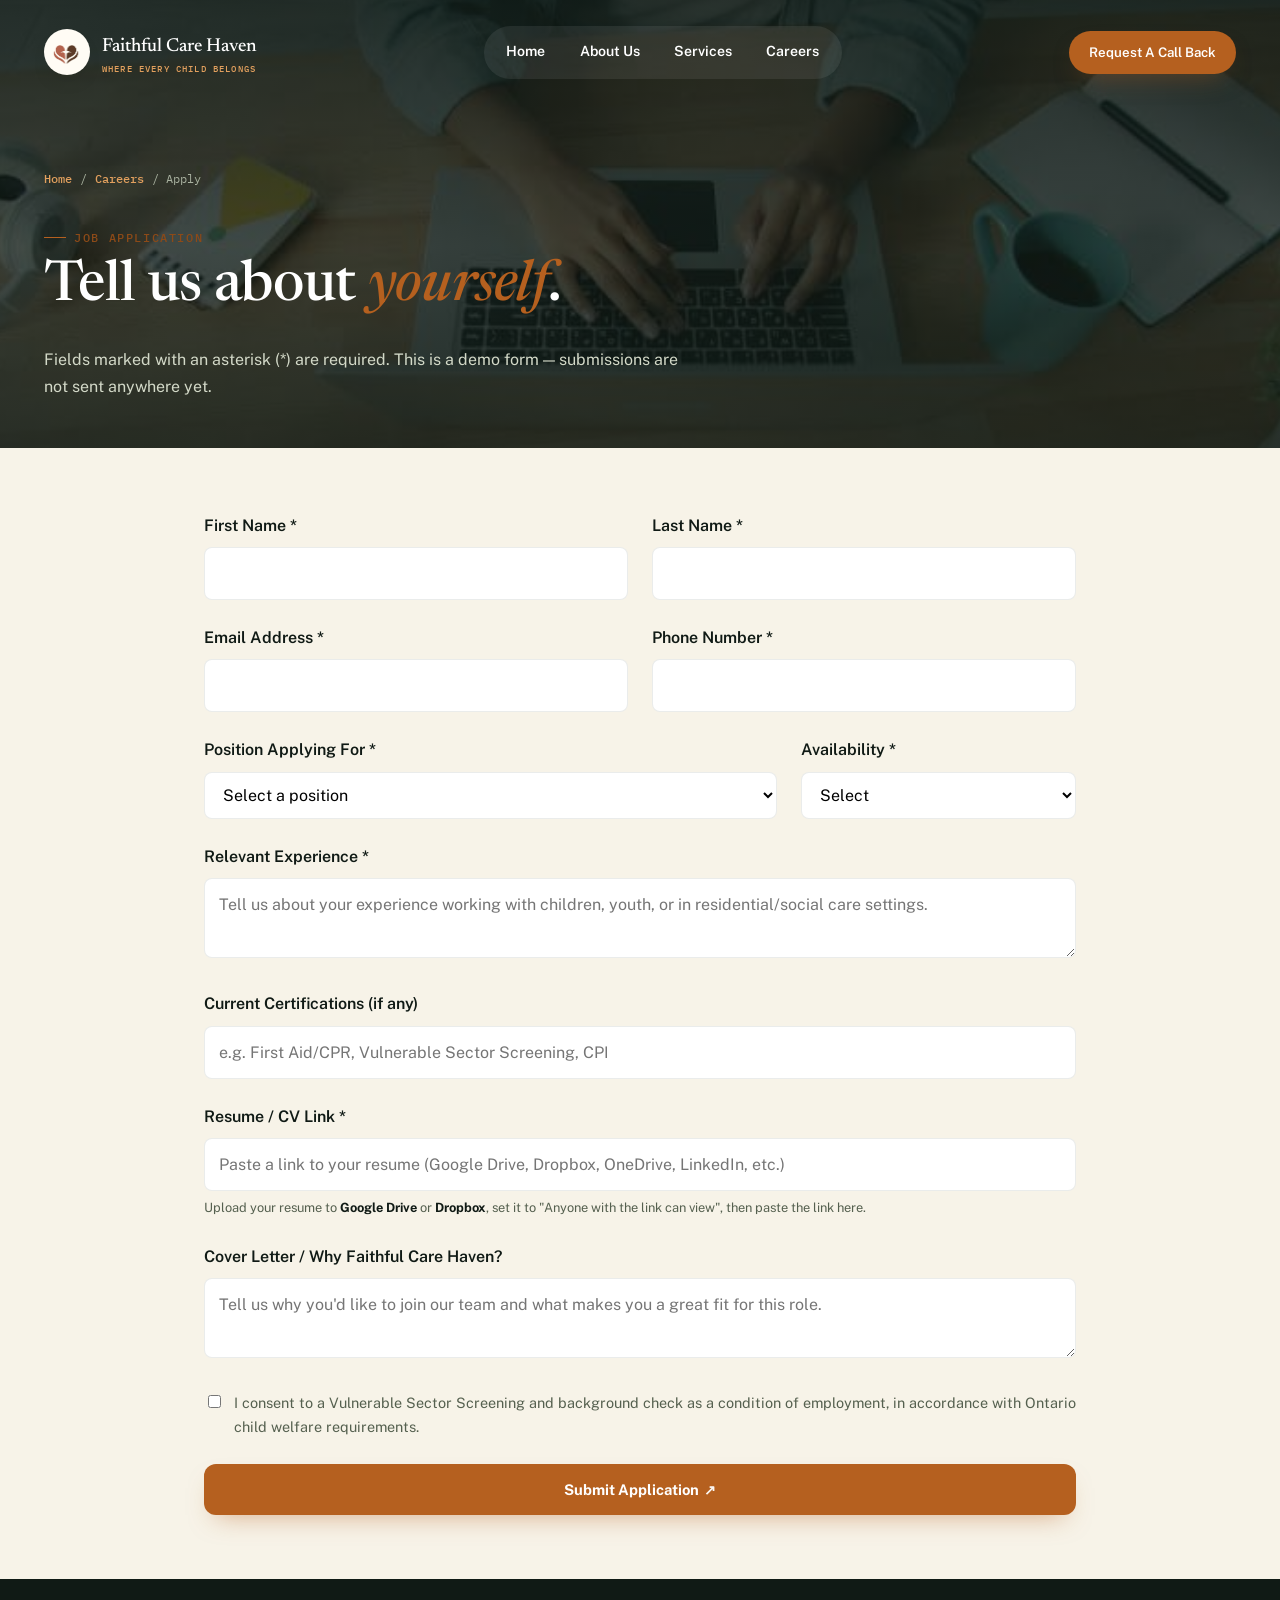
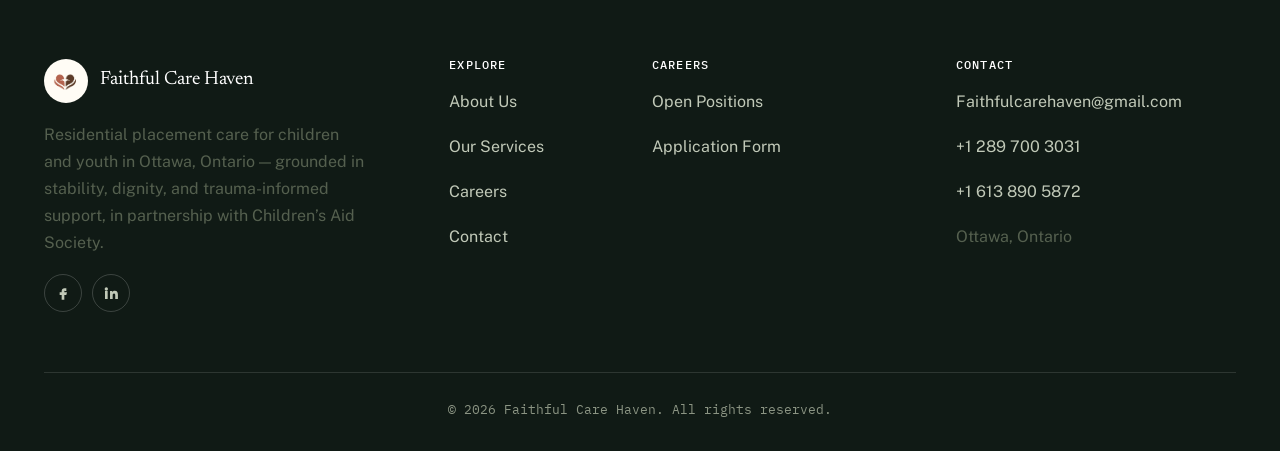
<file: apply.html>
<!DOCTYPE html>
<html lang="en">
<head>
<meta charset="UTF-8">
<meta name="viewport" content="width=device-width, initial-scale=1.0">
<meta name="google-site-verification" content="YOUR_GSC_VERIFICATION_CODE_HERE" />
<title>Job Application | Faithful Care Haven</title>
<meta name="description" content="Apply for a position at Faithful Care Haven.">

  <link rel="icon" type="image/png" href="assets/img/fav_icon.png">
  <link rel="preconnect" href="https://fonts.googleapis.com">
  <link rel="preconnect" href="https://fonts.gstatic.com" crossorigin>
  <link href="https://fonts.googleapis.com/css2?family=Newsreader:ital,wght@0,400;0,500;0,600;1,500;1,600&family=Public+Sans:wght@400;500;600;700;800&family=IBM+Plex+Mono:wght@500;600&display=swap" rel="stylesheet">
  <link rel="stylesheet" href="assets/css/bootstrap-grid.min.css">
  <link rel="stylesheet" href="assets/css/style.css">

</head>
<body>

  <!-- Sophisticated Preloader -->
  <div class="preloader" id="preloader">
    <div class="preloader-content">
      <div class="root-grow-animation">
        <svg viewBox="0 0 100 100" xmlns="http://www.w3.org/2000/svg">
          <path d="M50,90 Q30,70 30,50 Q30,30 50,20 Q70,30 70,50 Q70,70 50,90" fill="none" stroke="#B5601F" stroke-width="2" stroke-dasharray="150" stroke-dashoffset="150" style="animation:growRoot1 1.8s ease-out forwards;"/>
          <path d="M50,90 L40,75 L45,75 L30,90" fill="none" stroke="#B5601F" stroke-width="2" stroke-dasharray="80" stroke-dashoffset="80" style="animation:growRoot2 1.8s ease-out forwards;"/>
          <path d="M50,90 L60,75 L55,75 L70,90" fill="none" stroke="#B5601F" stroke-width="2" stroke-dasharray="80" stroke-dashoffset="80" style="animation:growRoot3 1.8s ease-out forwards;"/>
          <circle cx="50" cy="50" r="8" fill="#B5601F" opacity="0.8" style="animation:pulse-preloader 1.5s ease-in-out infinite;"/>
        </svg>
      </div>
      <div class="preloader-text">Faithful Care Haven</div>
      <div class="preloader-subtitle">Loading your compassionate future</div>
    </div>
  </div>

  <header class="site-header">
  <div class="nav-inner">
    <a href="index.html" class="brand">
      <img src="assets/img/logo.png" alt="Faithful Care Haven logo">
      <span>Faithful Care Haven<small>Where Every Child Belongs</small></span>
    </a>

    <nav class="nav-links">
      <a href="index.html">Home</a>
      <a href="about.html">About Us</a>
      <a href="services.html">Services</a>
      <a href="careers.html">Careers</a>
    </nav>

    <div class="nav-cta">
      <a href="contact.html" class="btn btn-primary btn-sm">Request A Call Back</a>
    </div>

    <button class="nav-toggle" aria-label="Toggle menu" aria-expanded="false">
      <span></span><span></span><span></span>
    </button>
  </div>
</header>

  <div class="mobile-overlay">
  <a href="index.html">Home</a>
  <a href="about.html">About Us</a>
  <a href="services.html">Services</a>
  <a href="careers.html">Careers</a>
  <a href="contact.html" class="btn btn-outline-light">Request A Call Back</a>
</div>

  <section class="page-hero">
    <div class="page-hero-bg">
      <img src="assets/img/apply_banner.jpg" alt="A person typing on a laptop at a wooden desk">
    </div>
    <div class="container-wide">
      <div class="breadcrumb-row"><a href="index.html">Home</a> / <a href="careers.html">Careers</a> / Apply</div>
      <div class="page-hero-content" data-aos="fade-up">
        <div class="eyebrow">Job Application</div>
        <h1>Tell us about <em>yourself</em>.</h1>
        <p>Fields marked with an asterisk (*) are required. This is a demo form &mdash; submissions are not sent anywhere yet.</p>
      </div>
    </div>
  </section>

  <section class="apply-main">
    <div class="container-narrow">

      <div id="applySuccess" class="success-box">
        <svg width="24" height="24" viewBox="0 0 24 24" fill="none" style="flex-shrink:0; margin-top:2px;"><circle cx="12" cy="12" r="10" fill="#4b7a3f"/><path d="M7 12.5l3 3 7-7" stroke="#fff" stroke-width="2" stroke-linecap="round" stroke-linejoin="round"/></svg>
        <div>
          <strong>Application received.</strong>
          <p style="margin:.2em 0 0; color:#2f4a26;">Thank you &mdash; our hiring team will review your application and reach out if there's a fit. (Demo only: nothing was actually sent.)</p>
        </div>
      </div>

      <form data-static-form="applySuccess" id="applyForm" action="https://formspree.io/f/xyeypdnw" method="POST" enctype="multipart/form-data">
        <div class="row g-4">
          <div class="col-md-6 field-group">
            <label class="field-label" for="firstName">First Name *</label>
            <input class="form-control-lg" type="text" id="firstName" name="firstName" required>
          </div>
          <div class="col-md-6 field-group">
            <label class="field-label" for="lastName">Last Name *</label>
            <input class="form-control-lg" type="text" id="lastName" name="lastName" required>
          </div>
          <div class="col-md-6 field-group">
            <label class="field-label" for="email">Email Address *</label>
            <input class="form-control-lg" type="email" id="email" name="email" required>
          </div>
          <div class="col-md-6 field-group">
            <label class="field-label" for="phone">Phone Number *</label>
            <input class="form-control-lg" type="tel" id="phone" name="phone" required>
          </div>

          <div class="col-md-8 field-group">
            <label class="field-label" for="position">Position Applying For *</label>
            <select class="form-control-lg" id="position" name="position" required>
              <option value="" disabled selected>Select a position</option>

              <option>General Application</option>
            </select>
          </div>
          <div class="col-md-4 field-group">
            <label class="field-label" for="availability">Availability *</label>
            <select class="form-control-lg" id="availability" name="availability" required>
              <option value="" disabled selected>Select</option>
              <option>Full-Time</option>
              <option>Part-Time</option>
              <option>Overnight Only</option>
              <option>Flexible</option>
            </select>
          </div>

          <div class="col-12 field-group">
            <label class="field-label" for="experience">Relevant Experience *</label>
            <textarea class="form-control-lg" id="experience" name="experience" required placeholder="Tell us about your experience working with children, youth, or in residential/social care settings."></textarea>
          </div>

          <div class="col-12 field-group">
            <label class="field-label" for="certs">Current Certifications (if any)</label>
            <input class="form-control-lg" type="text" id="certs" name="certs" placeholder="e.g. First Aid/CPR, Vulnerable Sector Screening, CPI">
          </div>

          <div class="col-12 field-group">
            <label class="field-label" for="resumeLink">Resume / CV Link *</label>
            <input class="form-control-lg" type="url" id="resumeLink" name="resume_link" required
              placeholder="Paste a link to your resume (Google Drive, Dropbox, OneDrive, LinkedIn, etc.)">
            <p style="font-size:.8rem; color:var(--ink-soft); margin-top:6px; margin-bottom:0;">
              Upload your resume to <strong>Google Drive</strong> or <strong>Dropbox</strong>, set it to "Anyone with the link can view", then paste the link here.
            </p>
          </div>

          <div class="col-12 field-group">
            <label class="field-label" for="coverLetter">Cover Letter / Why Faithful Care Haven?</label>
            <textarea class="form-control-lg" id="coverLetter" name="cover_letter" placeholder="Tell us why you'd like to join our team and what makes you a great fit for this role."></textarea>
          </div>

          <div class="col-12 field-group">
            <label style="display:flex; align-items:flex-start; gap:10px; font-size:.9rem; color:var(--ink-soft); cursor:pointer;">
              <input type="checkbox" required style="margin-top:4px;">
              I consent to a Vulnerable Sector Screening and background check as a condition of employment, in accordance with Ontario child welfare requirements.
            </label>
          </div>

          <div class="col-12">
            <button type="submit" class="btn btn-primary btn-block">Submit Application</button>
          </div>
        </div>
      </form>
    </div>
  </section>

  <script src="jobs.js"></script>
  <script>
    (function () {
      var select = document.getElementById('position');
      
      if (window.JOBS_DATA) {
        var generalOption = select.options[select.options.length - 1];
        window.JOBS_DATA.forEach(function(job) {
          var option = document.createElement('option');
          option.text = job.title;
          option.value = job.title;
          select.insertBefore(option, generalOption);
        });
      }

      var params = new URLSearchParams(window.location.search);
      var pos = params.get('position');
      if (pos) {
        for (var i = 0; i < select.options.length; i++) {
          if (select.options[i].text === pos) { select.selectedIndex = i; break; }
        }
      }
    })();
  </script>


  <footer class="site-footer">
  <div class="container-wide">
    <div class="row gy-5">
      <div class="col-lg-4">
        <div class="footer-brand">
          <img src="assets/img/logo.png" alt="Faithful Care Haven">
          <span>Faithful Care Haven</span>
        </div>
        <p style="max-width:320px;">Residential placement care for children and youth in Ottawa, Ontario &mdash;
          grounded in stability, dignity, and trauma-informed support, in partnership with Children&rsquo;s Aid
          Society.</p>
        <div class="social-row" aria-hidden="true">
          <a href="#" onclick="return false;" aria-label="Facebook">
            <svg width="16" height="16" viewBox="0 0 24 24" fill="none">
              <path d="M14 9h3V5h-3c-2.2 0-4 1.8-4 4v2H7v4h3v7h4v-7h3l1-4h-4V9c0-.6.4-1 1-1z" fill="currentColor" />
            </svg>
          </a>
          <a href="#" onclick="return false;" aria-label="LinkedIn">
            <svg width="16" height="16" viewBox="0 0 24 24" fill="none">
              <path
                d="M4.98 3.5a2.5 2.5 0 100 5 2.5 2.5 0 000-5zM3 9h4v12H3V9zm7 0h3.8v1.7h.05c.53-1 1.83-2 3.76-2 4 0 4.74 2.6 4.74 6V21h-4v-5.3c0-1.27-.02-2.9-1.77-2.9-1.78 0-2.05 1.4-2.05 2.8V21h-4V9z"
                fill="currentColor" />
            </svg>
          </a>
        </div>
      </div>
      <div class="col-lg-2 col-6">
        <h4>Explore</h4>
        <p><a href="about.html">About Us</a></p>
        <p><a href="services.html">Our Services</a></p>
        <p><a href="careers.html">Careers</a></p>
        <p><a href="contact.html">Contact</a></p>
      </div>
      <div class="col-lg-3 col-6">
        <h4>Careers</h4>
        <p><a href="careers.html">Open Positions</a></p>
        <p><a href="apply.html">Application Form</a></p>
      </div>
      <div class="col-lg-3">
        <h4>Contact</h4>
        <p><a href="mailto:Faithfulcarehaven@gmail.com">Faithfulcarehaven@gmail.com</a></p>
        <p><a href="tel:12897003031">+1 289 700 3031</a></p>
        <p><a href="tel:16138905872">+1 613 890 5872</a></p>
        <p>Ottawa, Ontario</p>
      </div>
    </div>

    <div class="footer-bottom" style="display: flex; justify-content: center;">
      <span>&copy; <span class="current-year"></span> Faithful Care Haven. All rights reserved.</span>
    </div>
  </div>
</footer>


  <script src="assets/js/main.js"></script>

</body>
</html>
</file>
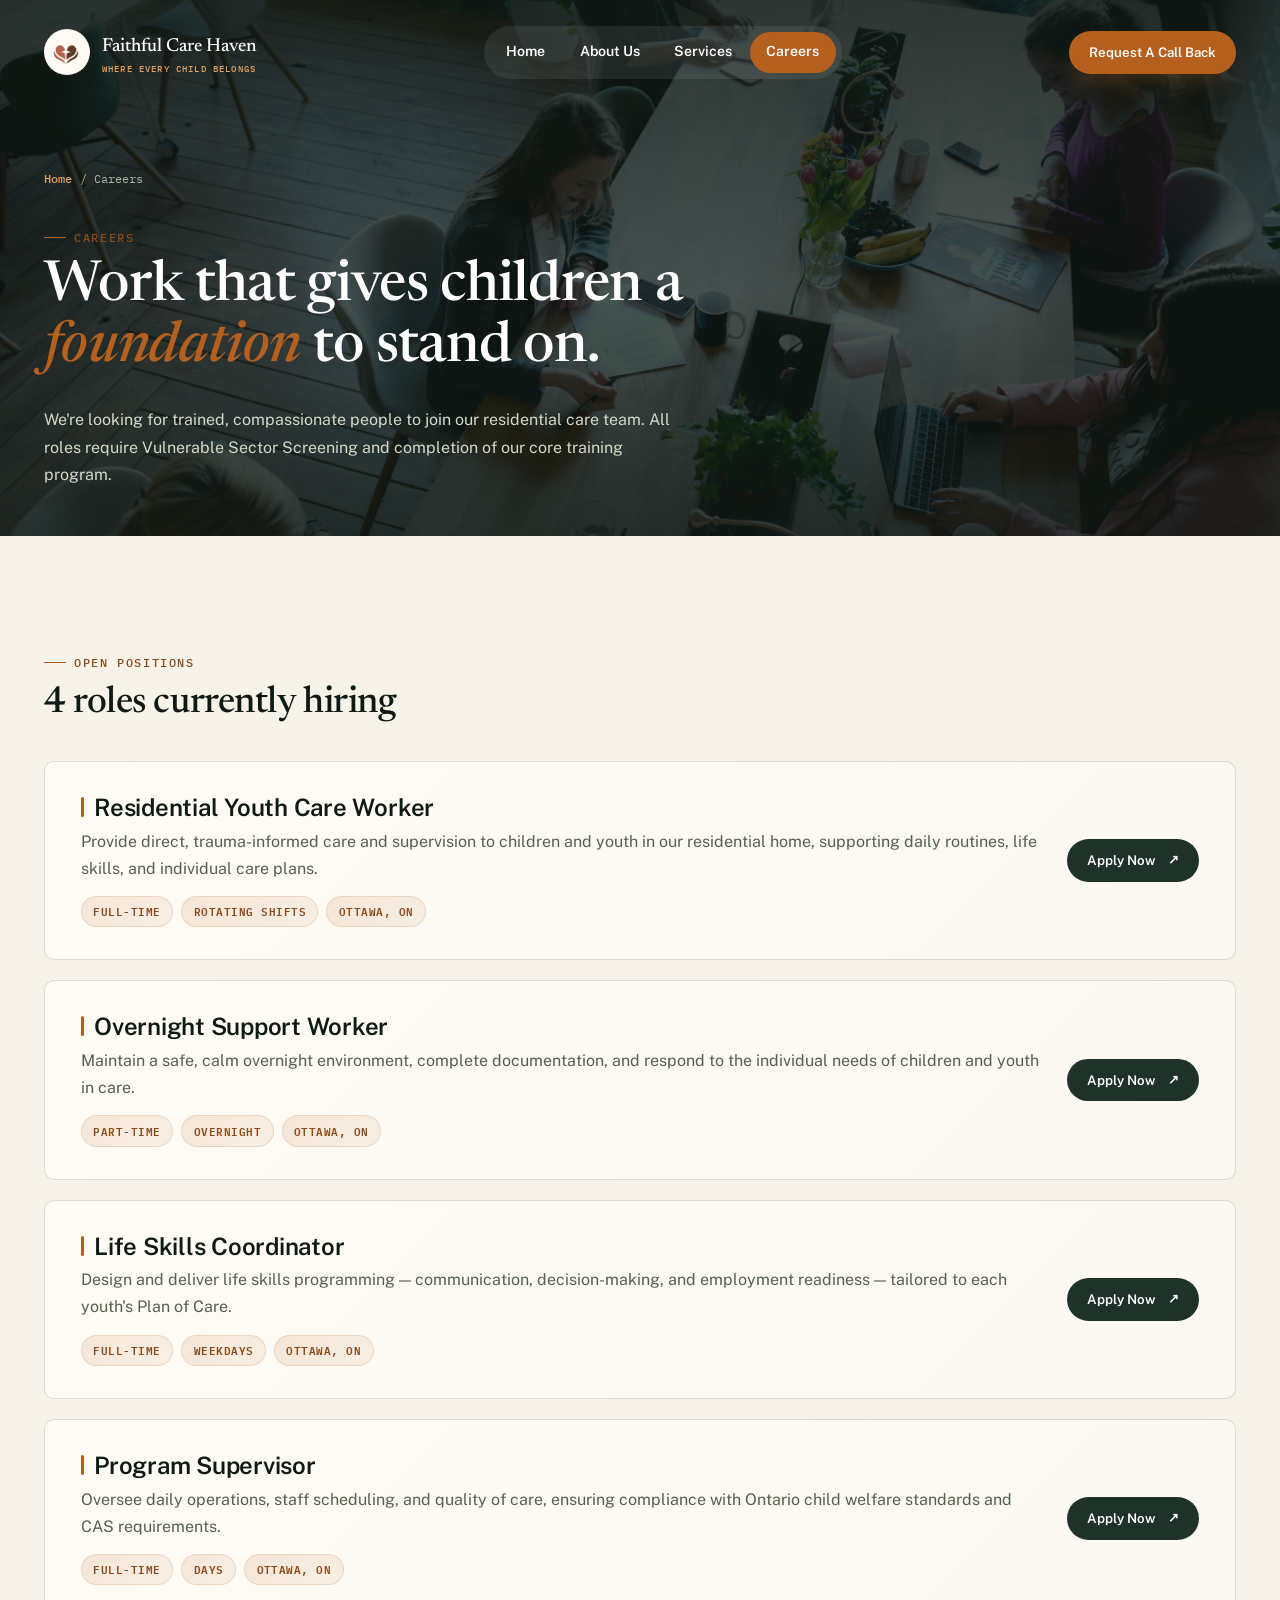
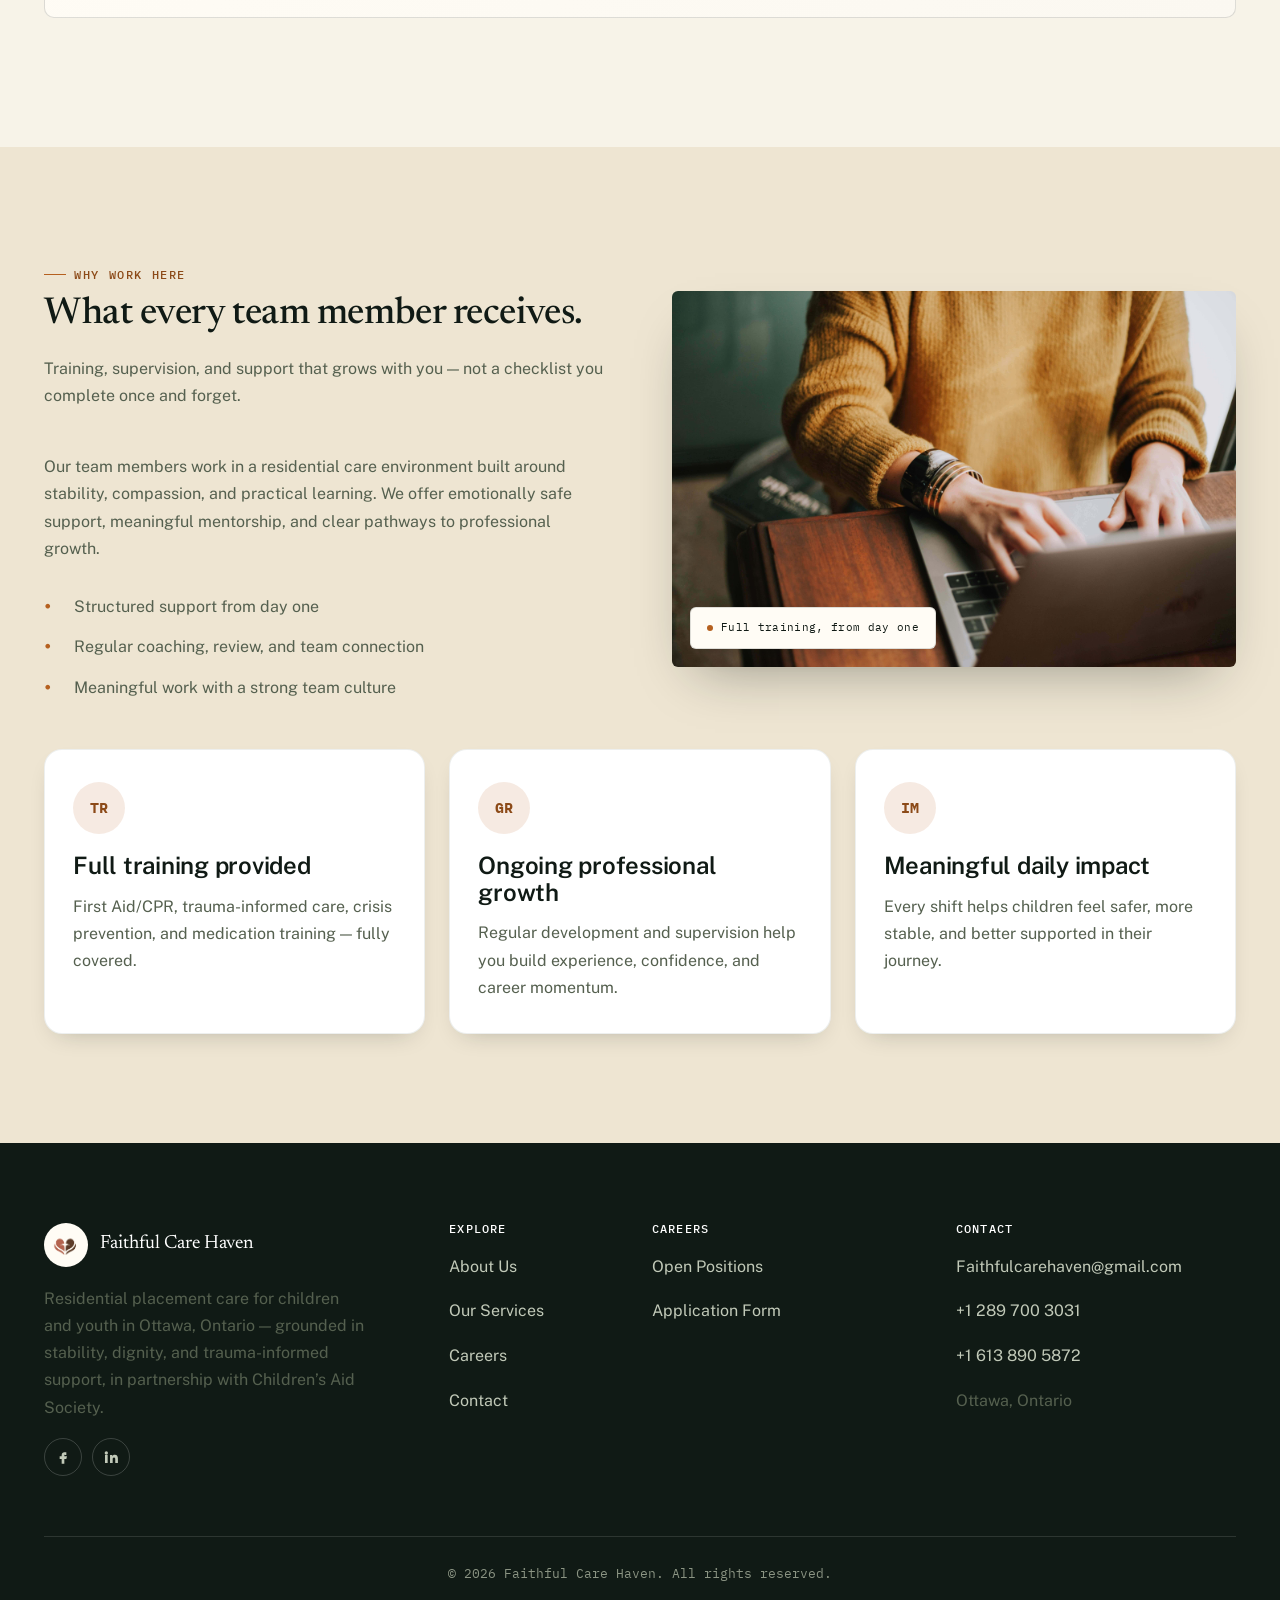
<file: careers.html>
<!DOCTYPE html>
<html lang="en">
<head>
<meta charset="UTF-8">
<meta name="viewport" content="width=device-width, initial-scale=1.0">
<meta name="google-site-verification" content="YOUR_GSC_VERIFICATION_CODE_HERE" />
<title>Careers | Faithful Care Haven</title>
<meta name="description" content="Join the Faithful Care Haven residential care team in Ottawa, Ontario.">

  <link rel="icon" type="image/png" href="assets/img/fav_icon.png">
  <link rel="preconnect" href="https://fonts.googleapis.com">
  <link rel="preconnect" href="https://fonts.gstatic.com" crossorigin>
  <link href="https://fonts.googleapis.com/css2?family=Newsreader:ital,wght@0,400;0,500;0,600;1,500;1,600&family=Public+Sans:wght@400;500;600;700;800&family=IBM+Plex+Mono:wght@500;600&display=swap" rel="stylesheet">
  <link rel="stylesheet" href="assets/css/bootstrap-grid.min.css">
  <link rel="stylesheet" href="assets/css/style.css">

</head>
<body>

  <!-- Sophisticated Preloader -->
  <div class="preloader" id="preloader">
    <div class="preloader-content">
      <div class="root-grow-animation">
        <svg viewBox="0 0 100 100" xmlns="http://www.w3.org/2000/svg">
          <path d="M50,90 Q30,70 30,50 Q30,30 50,20 Q70,30 70,50 Q70,70 50,90" fill="none" stroke="#B5601F" stroke-width="2" stroke-dasharray="150" stroke-dashoffset="150" style="animation:growRoot1 1.8s ease-out forwards;"/>
          <path d="M50,90 L40,75 L45,75 L30,90" fill="none" stroke="#B5601F" stroke-width="2" stroke-dasharray="80" stroke-dashoffset="80" style="animation:growRoot2 1.8s ease-out forwards;"/>
          <path d="M50,90 L60,75 L55,75 L70,90" fill="none" stroke="#B5601F" stroke-width="2" stroke-dasharray="80" stroke-dashoffset="80" style="animation:growRoot3 1.8s ease-out forwards;"/>
          <circle cx="50" cy="50" r="8" fill="#B5601F" opacity="0.8" style="animation:pulse-preloader 1.5s ease-in-out infinite;"/>
        </svg>
      </div>
      <div class="preloader-text">Faithful Care Haven</div>
      <div class="preloader-subtitle">Loading your compassionate future</div>
    </div>
  </div>

  <header class="site-header">
  <div class="nav-inner">
    <a href="index.html" class="brand">
      <img src="assets/img/logo.png" alt="Faithful Care Haven logo">
      <span>Faithful Care Haven<small>Where Every Child Belongs</small></span>
    </a>

    <nav class="nav-links">
      <a href="index.html">Home</a>
      <a href="about.html">About Us</a>
      <a href="services.html">Services</a>
      <a href="careers.html">Careers</a>
    </nav>

    <div class="nav-cta">
      <a href="contact.html" class="btn btn-primary btn-sm">Request A Call Back</a>
    </div>

    <button class="nav-toggle" aria-label="Toggle menu" aria-expanded="false">
      <span></span><span></span><span></span>
    </button>
  </div>
</header>

  <div class="mobile-overlay">
  <a href="index.html">Home</a>
  <a href="about.html">About Us</a>
  <a href="services.html">Services</a>
  <a href="careers.html">Careers</a>
  <a href="contact.html" class="btn btn-outline-light">Request A Call Back</a>
</div>

  <section class="page-hero">
    <div class="page-hero-bg">
      <img src="assets/img/career_banner.jpg" alt="A team of colleagues collaborating and talking around a table">
    </div>
    <div class="container-wide">
      <div class="breadcrumb-row"><a href="index.html">Home</a> / Careers</div>
      <div class="page-hero-content" data-aos="fade-up">
        <div class="eyebrow">Careers</div>
        <h1>Work that gives children a <em>foundation</em> to stand on.</h1>
        <p>We're looking for trained, compassionate people to join our residential care team. All roles require Vulnerable Sector Screening and completion of our core training program.</p>
      </div>
    </div>
  </section>

  <section>
    <div class="container-wide">
      <div class="eyebrow" data-aos="fade-up">Open positions</div>
      <h2 data-aos="fade-up" style="margin-bottom:36px;" id="jobs-heading">Loading roles...</h2>

      <div id="jobs-container"></div>
      
      <script src="jobs.js"></script>
      <script>
        document.addEventListener('DOMContentLoaded', function() {
          const jobs = window.JOBS_DATA || [];
          const container = document.getElementById('jobs-container');
          const heading = document.getElementById('jobs-heading');
          
          if (jobs.length === 0) {
            heading.textContent = "No open roles at the moment";
            return;
          }
          
          heading.textContent = jobs.length + " roles currently hiring";
          
          jobs.forEach((job, index) => {
            const delay = (index % 4) * 80;
            const encodedPosition = encodeURIComponent(job.title);
            const tagsHtml = job.tags.map(tag => `<span class="job-tag">${tag}</span>`).join('');
            
            const jobHtml = `
              <div class="job-card" data-aos="fade-up" data-aos-delay="${delay}">
                <div>
                  <h3 style="margin-bottom:.3em;">${job.title}</h3>
                  <p style="margin:0;">${job.description}</p>
                  <div class="job-tags">
                    ${tagsHtml}
                  </div>
                </div>
                <a href="apply.html?position=${encodedPosition}" class="btn btn-dark btn-sm">Apply Now</a>
              </div>
            `;
            container.insertAdjacentHTML('beforeend', jobHtml);
          });
          
          // Trigger scroll to initialize the custom reveal logic for newly added elements
          setTimeout(() => {
            const revealEls = container.querySelectorAll('[data-aos]');
            if ('IntersectionObserver' in window) {
              revealEls.forEach(el => {
                const rect = el.getBoundingClientRect();
                if (rect.top < window.innerHeight) {
                  setTimeout(() => el.classList.add('aos-in'), parseInt(el.getAttribute('data-aos-delay') || 0));
                }
              });
              window.dispatchEvent(new Event('scroll'));
            } else {
              revealEls.forEach(el => el.classList.add('aos-in'));
            }
          }, 100);
        });
      </script>
    </div>
  </section>

  <section class="bg-alt careers-why">
    <div class="container-wide">
      <div class="ed-row careers-why-row" data-aos="fade-up">
        <div class="ed-text">
          <div class="section-heading" data-aos="fade-up">
            <div class="eyebrow">Why work here</div>
            <h2>What every team member receives.</h2>
            <p class="section-lead">Training, supervision, and support that grows with you — not a checklist you complete once and forget.</p>
          </div>
          <p>Our team members work in a residential care environment built around stability, compassion, and practical learning. We offer emotionally safe support, meaningful mentorship, and clear pathways to professional growth.</p>
          <ul class="careers-highlights">
            <li>Structured support from day one</li>
            <li>Regular coaching, review, and team connection</li>
            <li>Meaningful work with a strong team culture</li>
          </ul>
        </div>
        <div class="ed-media" data-aos="fade-left" data-aos-delay="120">
          <img src="assets/img/career_1.jpg" alt="A staff member writing notes during a training session">
          <div class="frame-tag"><span class="dot"></span> Full training, from day one</div>
        </div>
      </div>

      <div class="careers-benefit-grid">
        <article class="benefit-card" data-aos="fade-up">
          <div class="benefit-icon">TR</div>
          <h3>Full training provided</h3>
          <p>First Aid/CPR, trauma-informed care, crisis prevention, and medication training — fully covered.</p>
        </article>
        <article class="benefit-card" data-aos="fade-up" data-aos-delay="80">
          <div class="benefit-icon">GR</div>
          <h3>Ongoing professional growth</h3>
          <p>Regular development and supervision help you build experience, confidence, and career momentum.</p>
        </article>
        <article class="benefit-card" data-aos="fade-up" data-aos-delay="160">
          <div class="benefit-icon">IM</div>
          <h3>Meaningful daily impact</h3>
          <p>Every shift helps children feel safer, more stable, and better supported in their journey.</p>
        </article>
      </div>
    </div>
  </section>


  <footer class="site-footer">
  <div class="container-wide">
    <div class="row gy-5">
      <div class="col-lg-4">
        <div class="footer-brand">
          <img src="assets/img/logo.png" alt="Faithful Care Haven">
          <span>Faithful Care Haven</span>
        </div>
        <p style="max-width:320px;">Residential placement care for children and youth in Ottawa, Ontario &mdash;
          grounded in stability, dignity, and trauma-informed support, in partnership with Children&rsquo;s Aid
          Society.</p>
        <div class="social-row" aria-hidden="true">
          <a href="#" onclick="return false;" aria-label="Facebook">
            <svg width="16" height="16" viewBox="0 0 24 24" fill="none">
              <path d="M14 9h3V5h-3c-2.2 0-4 1.8-4 4v2H7v4h3v7h4v-7h3l1-4h-4V9c0-.6.4-1 1-1z" fill="currentColor" />
            </svg>
          </a>
          <a href="#" onclick="return false;" aria-label="LinkedIn">
            <svg width="16" height="16" viewBox="0 0 24 24" fill="none">
              <path
                d="M4.98 3.5a2.5 2.5 0 100 5 2.5 2.5 0 000-5zM3 9h4v12H3V9zm7 0h3.8v1.7h.05c.53-1 1.83-2 3.76-2 4 0 4.74 2.6 4.74 6V21h-4v-5.3c0-1.27-.02-2.9-1.77-2.9-1.78 0-2.05 1.4-2.05 2.8V21h-4V9z"
                fill="currentColor" />
            </svg>
          </a>
        </div>
      </div>
      <div class="col-lg-2 col-6">
        <h4>Explore</h4>
        <p><a href="about.html">About Us</a></p>
        <p><a href="services.html">Our Services</a></p>
        <p><a href="careers.html">Careers</a></p>
        <p><a href="contact.html">Contact</a></p>
      </div>
      <div class="col-lg-3 col-6">
        <h4>Careers</h4>
        <p><a href="careers.html">Open Positions</a></p>
        <p><a href="apply.html">Application Form</a></p>
      </div>
      <div class="col-lg-3">
        <h4>Contact</h4>
        <p><a href="mailto:Faithfulcarehaven@gmail.com">Faithfulcarehaven@gmail.com</a></p>
        <p><a href="tel:12897003031">+1 289 700 3031</a></p>
        <p><a href="tel:16138905872">+1 613 890 5872</a></p>
        <p>Ottawa, Ontario</p>
      </div>
    </div>

   <div class="footer-bottom" style="display: flex; justify-content: center;">
      <span>&copy; <span class="current-year"></span> Faithful Care Haven. All rights reserved.</span>
    </div>
  </div>
</footer>


  <script src="assets/js/main.js"></script>

</body>
</html>
</file>
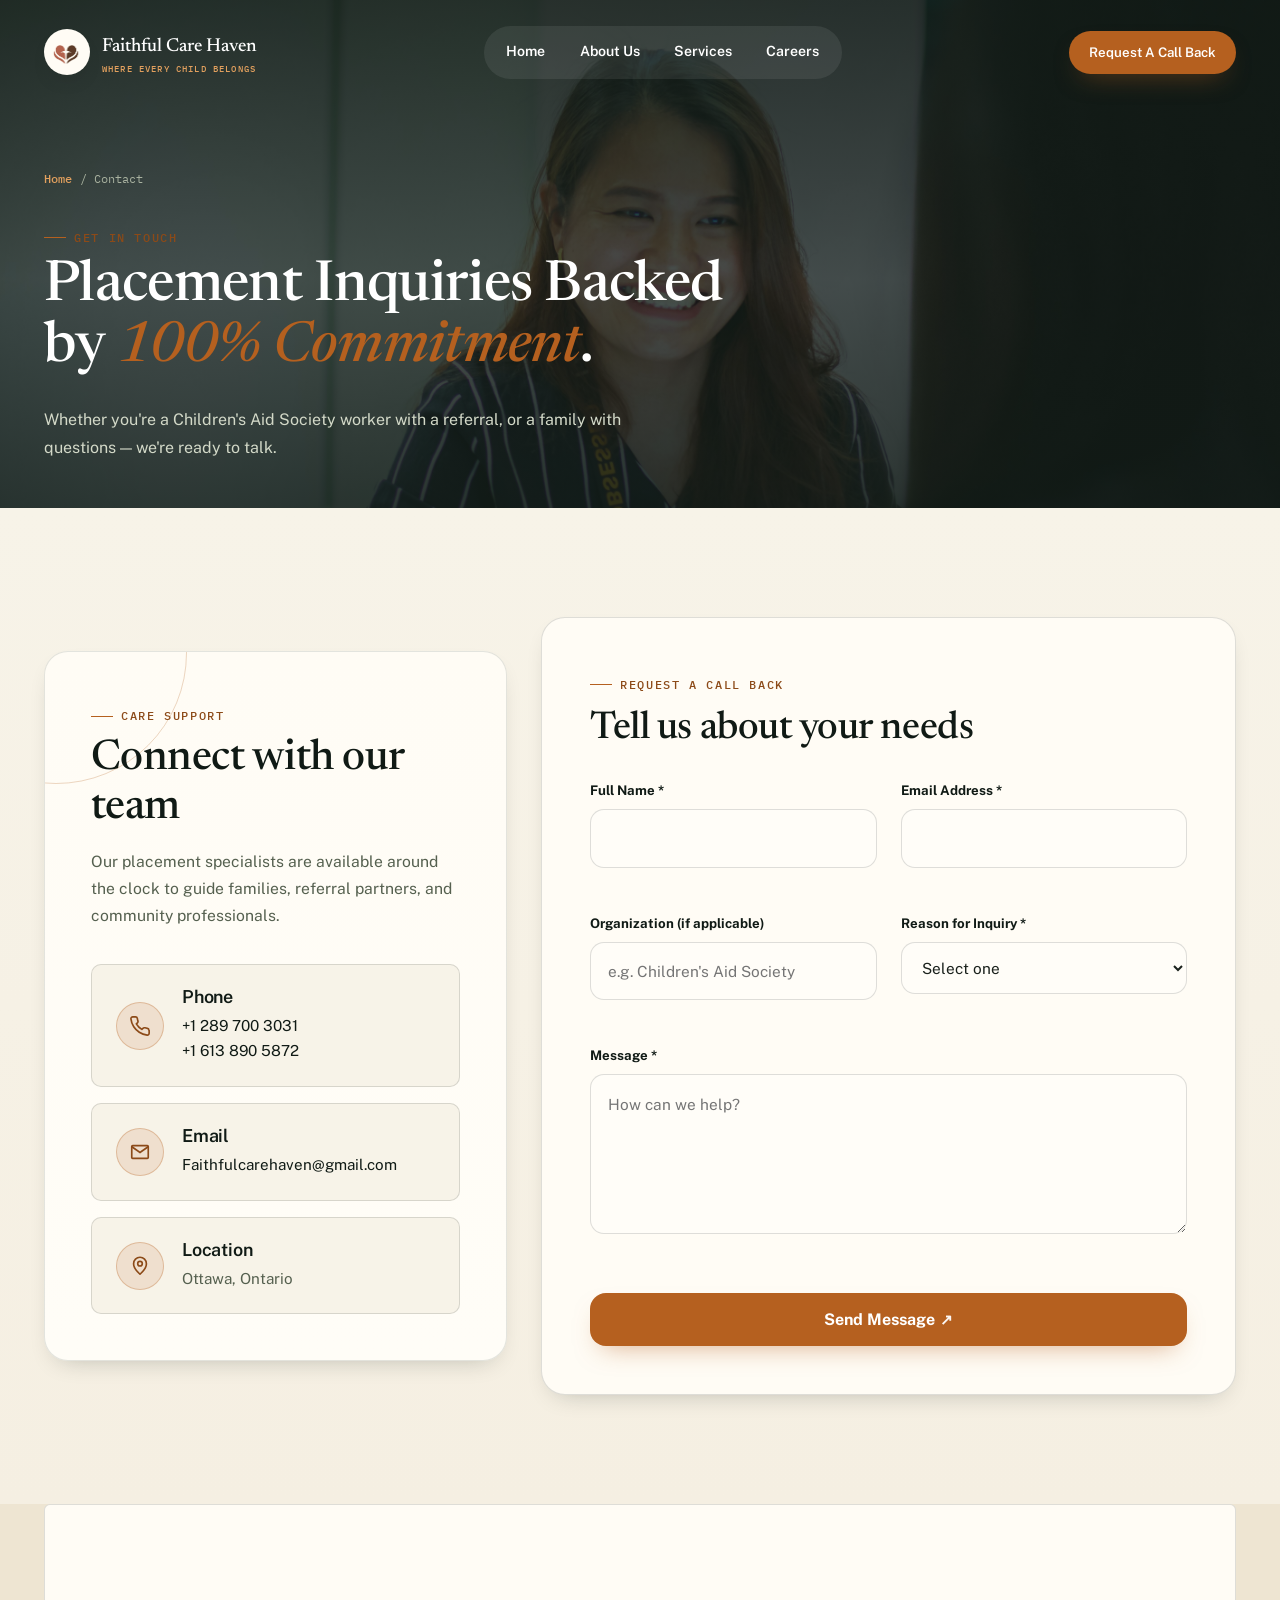
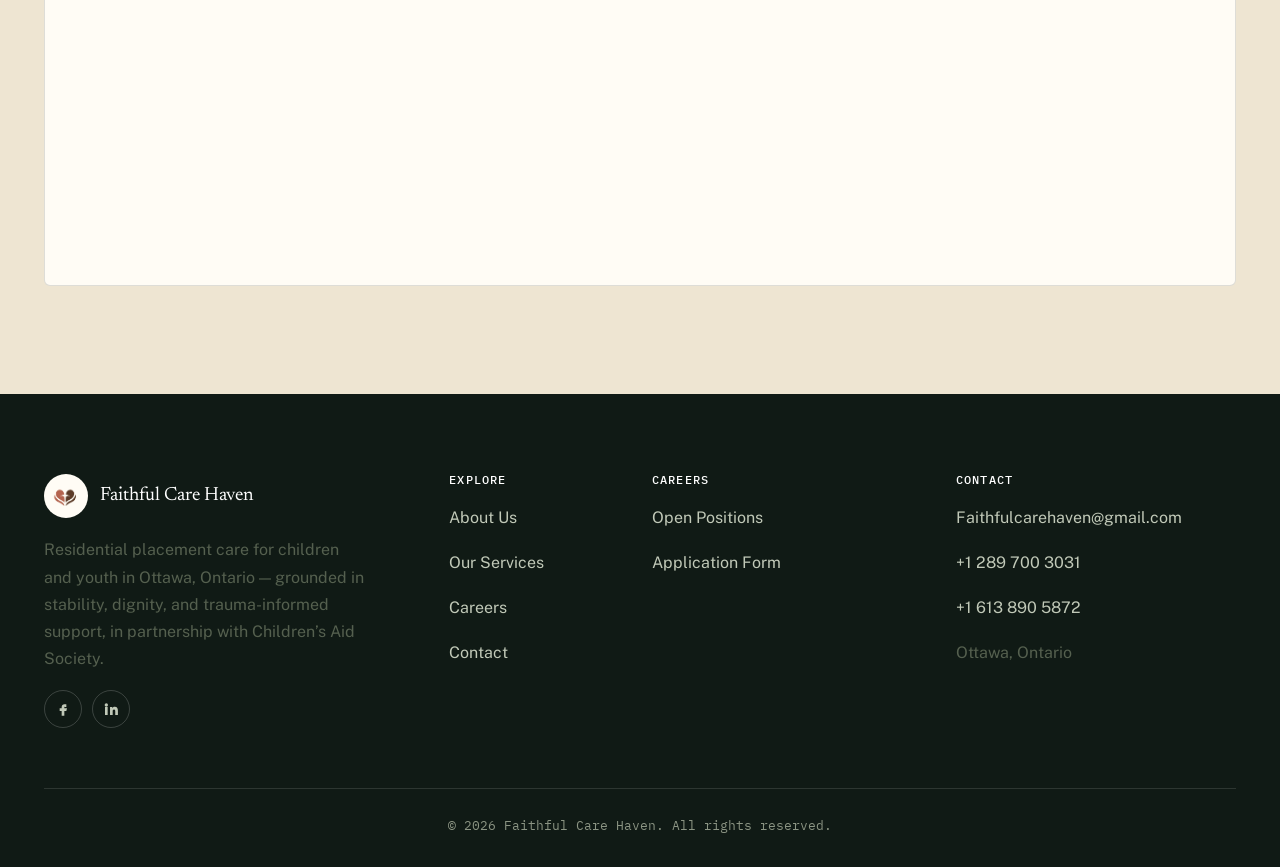
<file: contact.html>
<!DOCTYPE html>
<html lang="en">
<head>
<meta charset="UTF-8">
<meta name="viewport" content="width=device-width, initial-scale=1.0">
<meta name="google-site-verification" content="YOUR_GSC_VERIFICATION_CODE_HERE" />
<title>Contact | Faithful Care Haven</title>
<meta name="description" content="Contact Faithful Care Haven for placement inquiries, available 24/7.">

  <link rel="icon" type="image/png" href="assets/img/fav_icon.png">
  <link rel="preconnect" href="https://fonts.googleapis.com">
  <link rel="preconnect" href="https://fonts.gstatic.com" crossorigin>
  <link href="https://fonts.googleapis.com/css2?family=Newsreader:ital,wght@0,400;0,500;0,600;1,500;1,600&family=Public+Sans:wght@400;500;600;700;800&family=IBM+Plex+Mono:wght@500;600&display=swap" rel="stylesheet">
  <link rel="stylesheet" href="assets/css/bootstrap-grid.min.css">
  <link rel="stylesheet" href="assets/css/style.css">

</head>
<body>

  <!-- Sophisticated Preloader -->
  <div class="preloader" id="preloader">
    <div class="preloader-content">
      <div class="root-grow-animation">
        <svg viewBox="0 0 100 100" xmlns="http://www.w3.org/2000/svg">
          <path d="M50,90 Q30,70 30,50 Q30,30 50,20 Q70,30 70,50 Q70,70 50,90" fill="none" stroke="#B5601F" stroke-width="2" stroke-dasharray="150" stroke-dashoffset="150" style="animation:growRoot1 1.8s ease-out forwards;"/>
          <path d="M50,90 L40,75 L45,75 L30,90" fill="none" stroke="#B5601F" stroke-width="2" stroke-dasharray="80" stroke-dashoffset="80" style="animation:growRoot2 1.8s ease-out forwards;"/>
          <path d="M50,90 L60,75 L55,75 L70,90" fill="none" stroke="#B5601F" stroke-width="2" stroke-dasharray="80" stroke-dashoffset="80" style="animation:growRoot3 1.8s ease-out forwards;"/>
          <circle cx="50" cy="50" r="8" fill="#B5601F" opacity="0.8" style="animation:pulse-preloader 1.5s ease-in-out infinite;"/>
        </svg>
      </div>
      <div class="preloader-text">Faithful Care Haven</div>
      <div class="preloader-subtitle">Loading your compassionate future</div>
    </div>
  </div>

  <header class="site-header">
  <div class="nav-inner">
    <a href="index.html" class="brand">
      <img src="assets/img/logo.png" alt="Faithful Care Haven logo">
      <span>Faithful Care Haven<small>Where Every Child Belongs</small></span>
    </a>

    <nav class="nav-links">
      <a href="index.html">Home</a>
      <a href="about.html">About Us</a>
      <a href="services.html">Services</a>
      <a href="careers.html">Careers</a>
    </nav>

    <div class="nav-cta">
      <a href="contact.html" class="btn btn-primary btn-sm">Request A Call Back</a>
    </div>

    <button class="nav-toggle" aria-label="Toggle menu" aria-expanded="false">
      <span></span><span></span><span></span>
    </button>
  </div>
</header>

  <div class="mobile-overlay">
  <a href="index.html">Home</a>
  <a href="about.html">About Us</a>
  <a href="services.html">Services</a>
  <a href="careers.html">Careers</a>
  <a href="contact.html" class="btn btn-outline-light">Request A Call Back</a>
</div>

  <section class="page-hero">
    <div class="page-hero-bg">
      <img src="assets/img/contactus_banner.jpg" alt="A quiet path through a golden autumn forest">
    </div>
    <div class="container-wide">
      <div class="breadcrumb-row"><a href="index.html">Home</a> / Contact</div>
      <div class="page-hero-content" data-aos="fade-up">
        <div class="eyebrow">Get in Touch</div>
        <h1>Placement Inquiries Backed by <em>100% Commitment</em>.</h1>
        <p>Whether you're a Children's Aid Society worker with a referral, or a family with questions &mdash; we're ready to talk.</p>
      </div>
    </div>
  </section>

  <section class="contact-main-section">
    <div class="container-wide">
      <div class="contact-layout" data-aos="fade-up">
        <aside class="contact-info-column">
          <div class="contact-side-header">
            <span class="eyebrow">Care support</span>
            <h2>Connect with our team</h2>
            <p>Our placement specialists are available around the clock to guide families, referral partners, and community professionals.</p>
          </div>

          <div class="contact-method-list">
            <article class="contact-method-card">
              <div class="icon-badge">
                <svg viewBox="0 0 24 24" fill="none">
                  <path d="M22 16.9v3a2 2 0 01-2.2 2 19.8 19.8 0 01-8.6-3.1 19.5 19.5 0 01-6-6A19.8 19.8 0 012.1 4.2 2 2 0 014.1 2h3a2 2 0 012 1.7c.1.9.3 1.8.6 2.7a2 2 0 01-.5 2.1L8 9.7a16 16 0 006 6l1.2-1.2a2 2 0 012.1-.5c.9.3 1.8.5 2.7.6a2 2 0 011.7 2z" stroke="currentColor" stroke-width="1.8" stroke-linejoin="round"/>
                </svg>
              </div>
              <div>
                <h3>Phone</h3>
                <p><a href="tel:12897003031">+1 289 700 3031</a></p>
                <p><a href="tel:16138905872">+1 613 890 5872</a></p>
              </div>
            </article>

            <article class="contact-method-card">
              <div class="icon-badge">
                <svg viewBox="0 0 24 24" fill="none">
                  <path d="M4 5h16a1 1 0 011 1v12a1 1 0 01-1 1H4a1 1 0 01-1-1V6a1 1 0 011-1z" stroke="currentColor" stroke-width="1.8"/>
                  <path d="M3.5 6.5l8.5 6 8.5-6" stroke="currentColor" stroke-width="1.8" stroke-linecap="round"/>
                </svg>
              </div>
              <div>
                <h3>Email</h3>
                <p><a href="mailto:Faithfulcarehaven@gmail.com">Faithfulcarehaven@gmail.com</a></p>
              </div>
            </article>

            <article class="contact-method-card">
              <div class="icon-badge">
                <svg viewBox="0 0 24 24" fill="none">
                  <path d="M12 21s7-6.4 7-11.5A7 7 0 105 9.5C5 14.6 12 21 12 21z" stroke="currentColor" stroke-width="1.8" stroke-linejoin="round"/>
                  <circle cx="12" cy="9.5" r="2.5" stroke="currentColor" stroke-width="1.8"/>
                </svg>
              </div>
              <div>
                <h3>Location</h3>
                <p>Ottawa, Ontario</p>
              </div>
            </article>
          </div>
        </aside>

        <div class="contact-form-column">
          <div id="contactSuccess" class="success-box">
            <svg width="24" height="24" viewBox="0 0 24 24" fill="none" style="flex-shrink:0; margin-top:2px;"><circle cx="12" cy="12" r="10" fill="#4b7a3f"/><path d="M7 12.5l3 3 7-7" stroke="#fff" stroke-width="2" stroke-linecap="round" stroke-linejoin="round"/></svg>
            <div>
              <strong>Message received.</strong>
              <p style="margin:.2em 0 0; color:#2f4a26;">Thank you for reaching out &mdash; our team will respond shortly. (Demo only: nothing was actually sent.)</p>
            </div>
          </div>

          <div class="contact-form-panel">
            <div class="form-header">
              <span class="eyebrow">Request a call back</span>
              <h2>Tell us about your needs</h2>
            </div>

            <form data-static-form="contactSuccess" action="https://formspree.io/f/xoeqllaq" method="POST">
              <div class="row g-4">
                <div class="col-md-6 field-group">
                  <label class="field-label" for="cname">Full Name *</label>
                  <input class="form-control-lg" type="text" id="cname" name="name" required>
                </div>
                <div class="col-md-6 field-group">
                  <label class="field-label" for="cemail">Email Address *</label>
                  <input class="form-control-lg" type="email" id="cemail" name="email" required>
                </div>
                <div class="col-md-6 field-group">
                  <label class="field-label" for="corg">Organization (if applicable)</label>
                  <input class="form-control-lg" type="text" id="corg" name="organization" placeholder="e.g. Children's Aid Society">
                </div>
                <div class="col-md-6 field-group">
                  <label class="field-label" for="creason">Reason for Inquiry *</label>
                  <select class="form-control-lg" id="creason" name="reason" required>
                    <option value="" disabled selected>Select one</option>
                    <option>Placement Referral</option>
                    <option>General Inquiry</option>
                    <option>Careers</option>
                    <option>Other</option>
                  </select>
                </div>
                <div class="col-12 field-group">
                  <label class="field-label" for="cmessage">Message *</label>
                  <textarea class="form-control-lg" id="cmessage" name="message" required placeholder="How can we help?"></textarea>
                </div>
                <div class="col-12">
                  <button type="submit" class="btn btn-primary btn-block">Send Message</button>
                </div>
              </div>
            </form>
          </div>
        </div>
      </div>
    </div>
  </section>

  <section class="bg-alt" style="padding-top:0;">
    <div class="container-wide" data-aos="fade-up">
      <div class="card" style="padding:0; overflow:hidden;">
        <iframe
          src="https://www.google.com/maps?q=Ottawa,Ontario,Canada&output=embed"
          width="100%" height="380" style="border:0; display:block;" loading="lazy"
          referrerpolicy="no-referrer-when-downgrade" title="Faithful Care Haven location - Ottawa, Ontario">
        </iframe>
      </div>
    </div>
  </section>


  <footer class="site-footer">
  <div class="container-wide">
    <div class="row gy-5">
      <div class="col-lg-4">
        <div class="footer-brand">
          <img src="assets/img/logo.png" alt="Faithful Care Haven">
          <span>Faithful Care Haven</span>
        </div>
        <p style="max-width:320px;">Residential placement care for children and youth in Ottawa, Ontario &mdash;
          grounded in stability, dignity, and trauma-informed support, in partnership with Children&rsquo;s Aid
          Society.</p>
        <div class="social-row" aria-hidden="true">
          <a href="#" onclick="return false;" aria-label="Facebook">
            <svg width="16" height="16" viewBox="0 0 24 24" fill="none">
              <path d="M14 9h3V5h-3c-2.2 0-4 1.8-4 4v2H7v4h3v7h4v-7h3l1-4h-4V9c0-.6.4-1 1-1z" fill="currentColor" />
            </svg>
          </a>
          <a href="#" onclick="return false;" aria-label="LinkedIn">
            <svg width="16" height="16" viewBox="0 0 24 24" fill="none">
              <path
                d="M4.98 3.5a2.5 2.5 0 100 5 2.5 2.5 0 000-5zM3 9h4v12H3V9zm7 0h3.8v1.7h.05c.53-1 1.83-2 3.76-2 4 0 4.74 2.6 4.74 6V21h-4v-5.3c0-1.27-.02-2.9-1.77-2.9-1.78 0-2.05 1.4-2.05 2.8V21h-4V9z"
                fill="currentColor" />
            </svg>
          </a>
        </div>
      </div>
      <div class="col-lg-2 col-6">
        <h4>Explore</h4>
        <p><a href="about.html">About Us</a></p>
        <p><a href="services.html">Our Services</a></p>
        <p><a href="careers.html">Careers</a></p>
        <p><a href="contact.html">Contact</a></p>
      </div>
      <div class="col-lg-3 col-6">
        <h4>Careers</h4>
        <p><a href="careers.html">Open Positions</a></p>
        <p><a href="apply.html">Application Form</a></p>
      </div>
      <div class="col-lg-3">
        <h4>Contact</h4>
        <p><a href="mailto:Faithfulcarehaven@gmail.com">Faithfulcarehaven@gmail.com</a></p>
        <p><a href="tel:12897003031">+1 289 700 3031</a></p>
        <p><a href="tel:16138905872">+1 613 890 5872</a></p>
        <p>Ottawa, Ontario</p>
      </div>
    </div>

    <div class="footer-bottom" style="display: flex; justify-content: center;">
      <span>&copy; <span class="current-year"></span> Faithful Care Haven. All rights reserved.</span>
    </div>
  </div>
</footer>


  <script src="assets/js/main.js"></script>

</body>
</html>
</file>
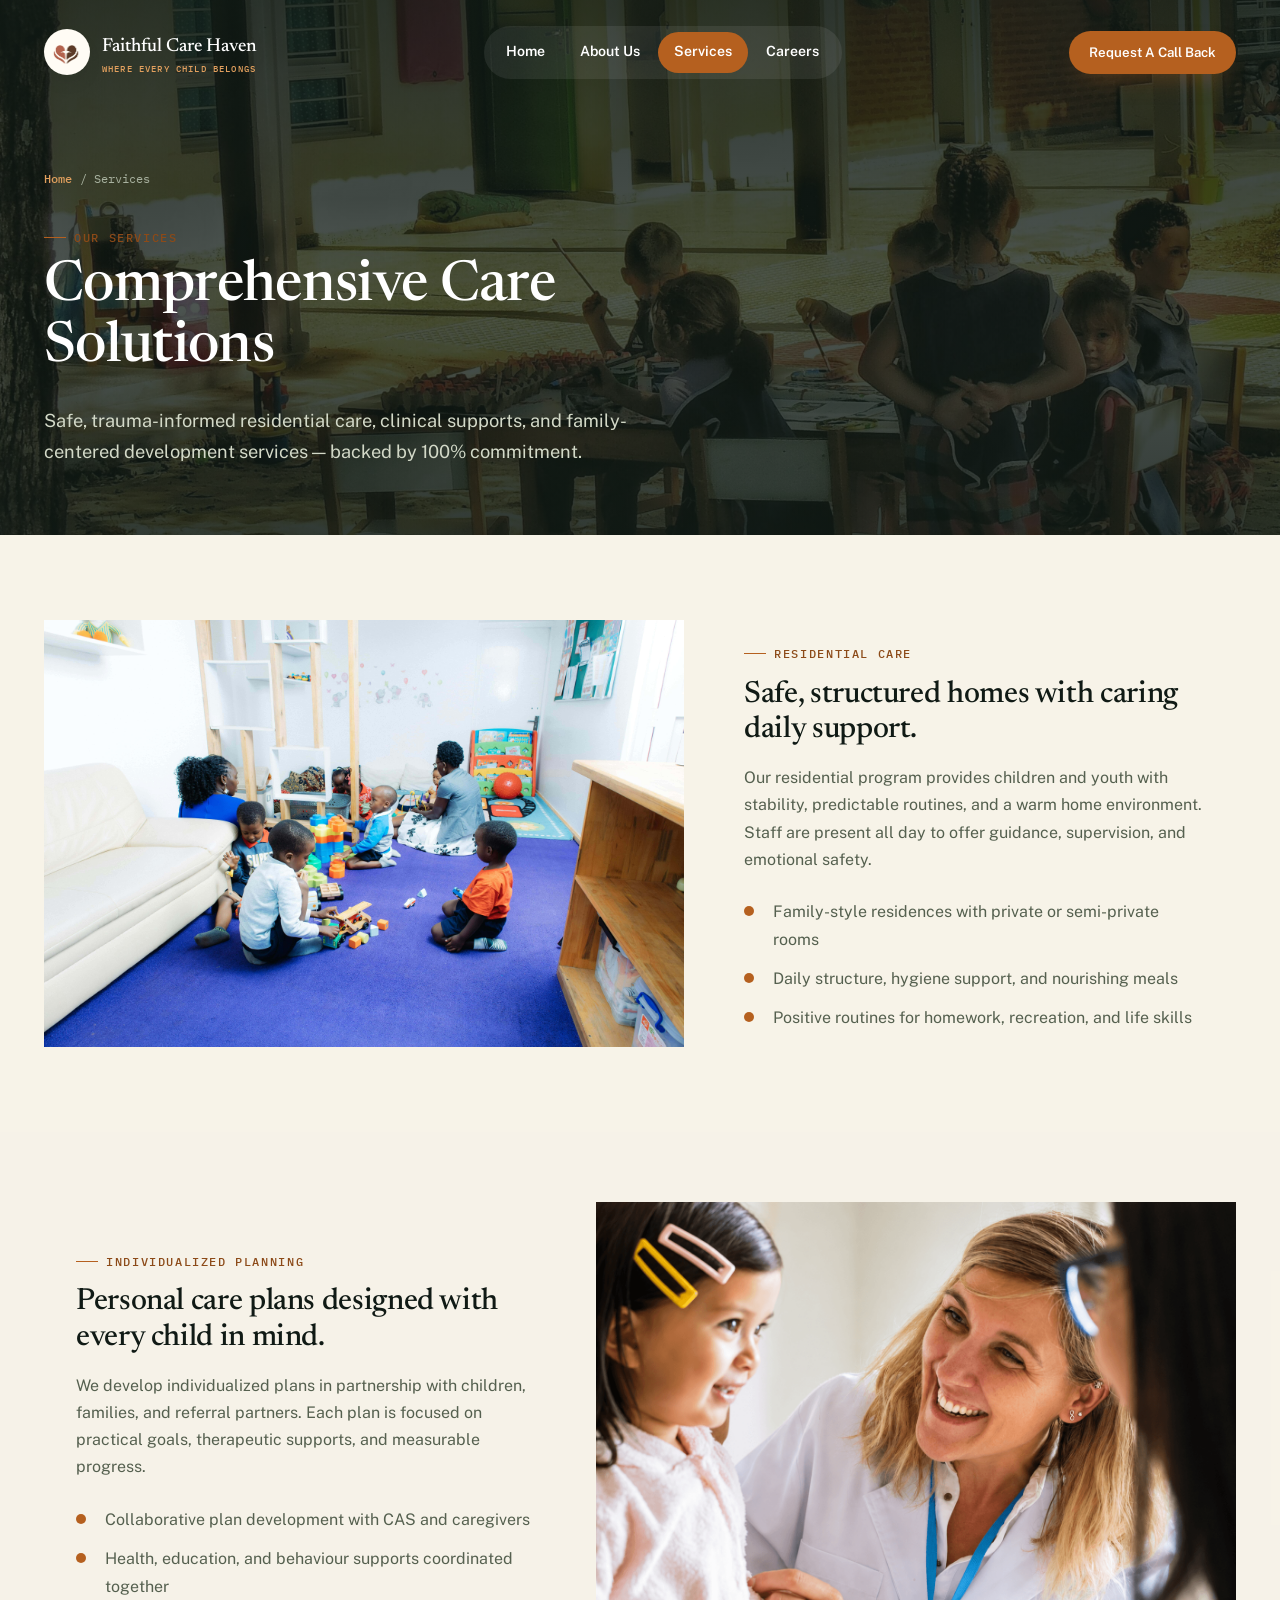
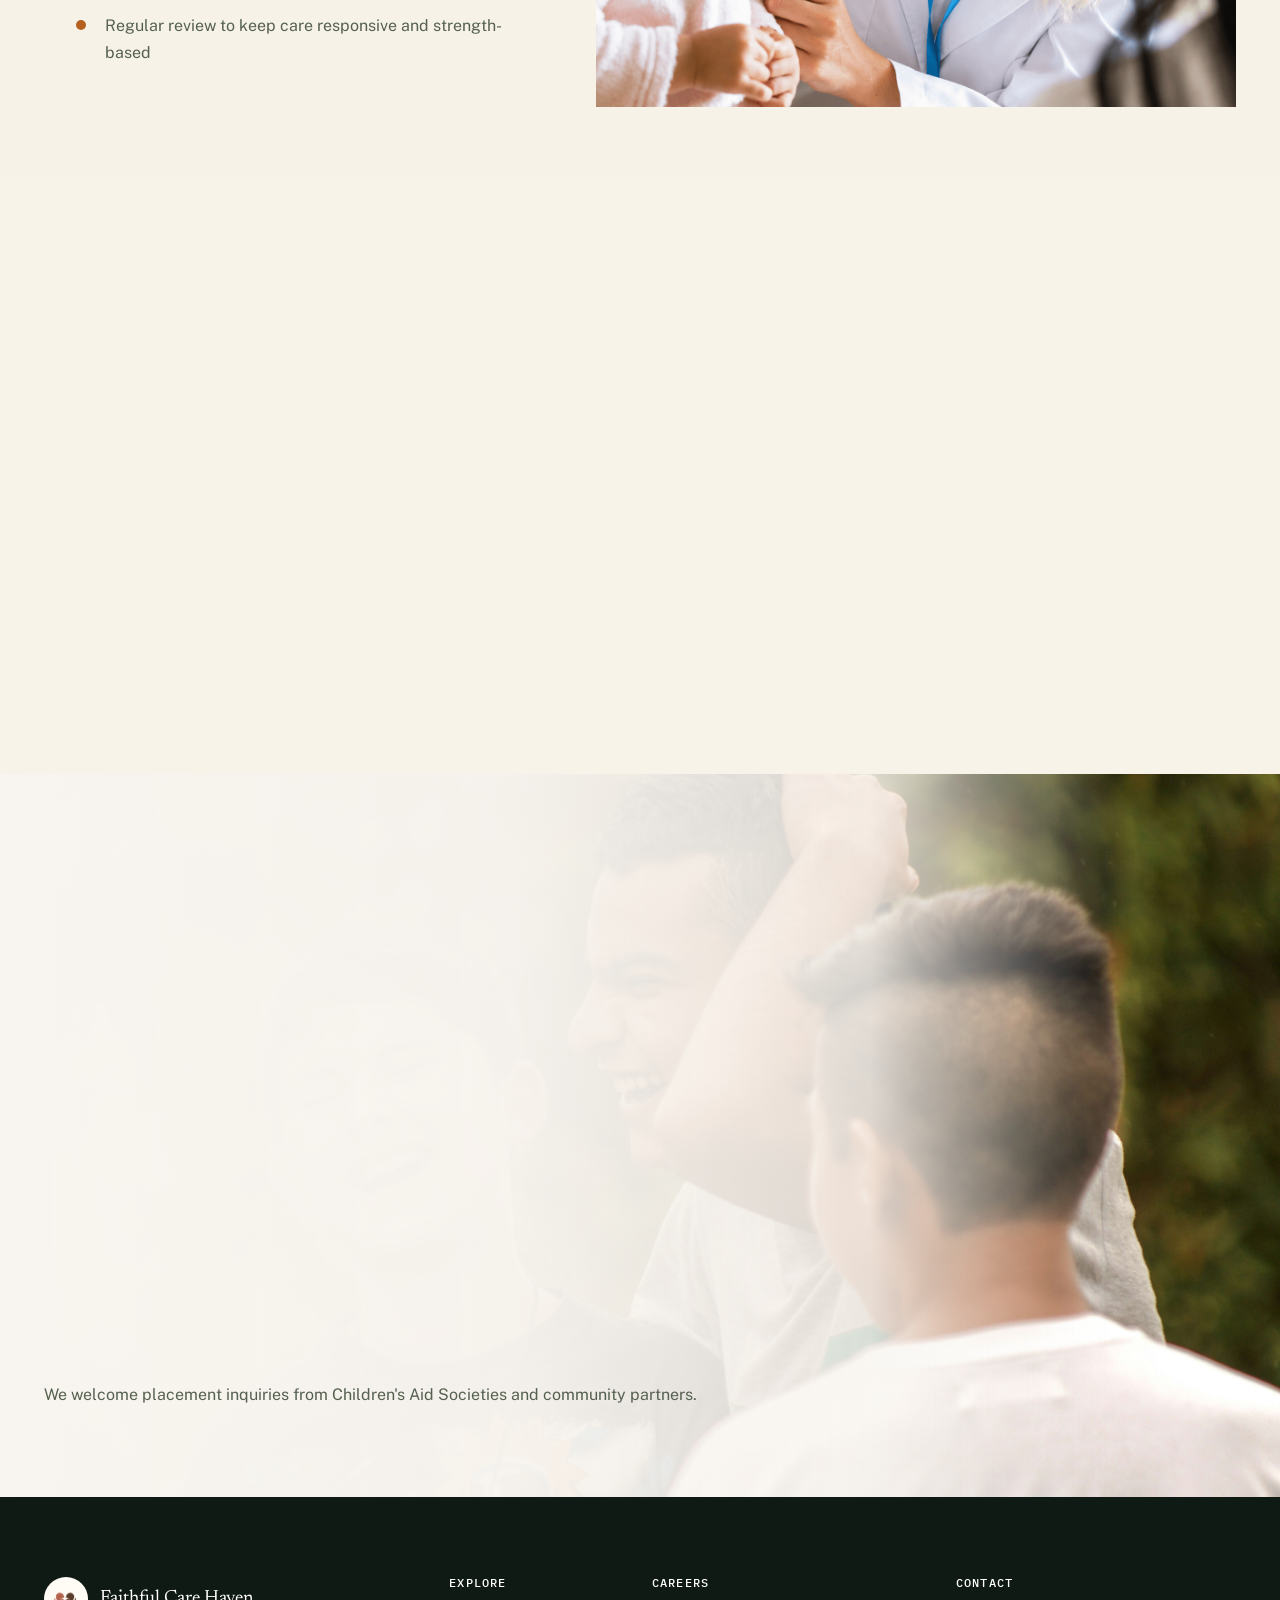
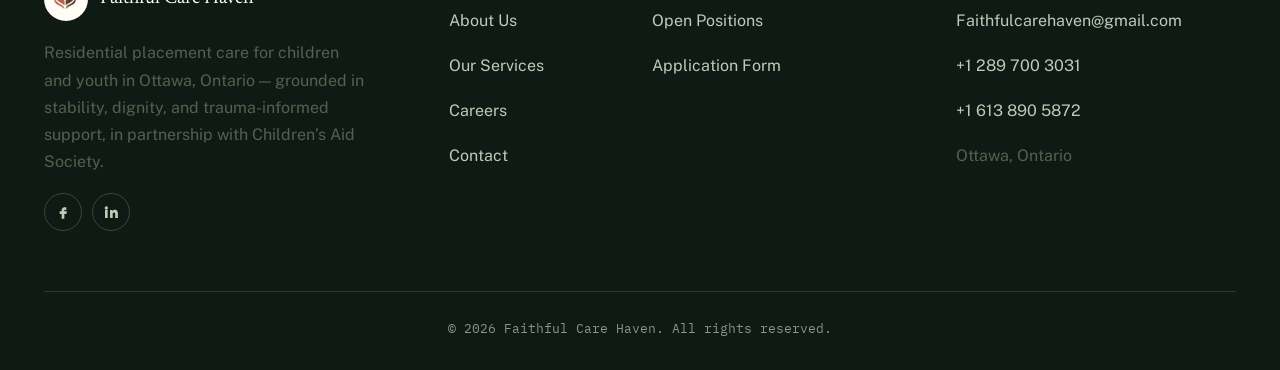
<file: services.html>
<!DOCTYPE html>
<html lang="en">
<head>
<meta charset="UTF-8">
<meta name="viewport" content="width=device-width, initial-scale=1.0">
<meta name="google-site-verification" content="YOUR_GSC_VERIFICATION_CODE_HERE" />
<title>Services | Faithful Care Haven</title>
<meta name="description" content="Explore our residential care services, plan of care process, and transparent rates.">

  <link rel="icon" type="image/png" href="assets/img/fav_icon.png">
  <link rel="preconnect" href="https://fonts.googleapis.com">
  <link rel="preconnect" href="https://fonts.gstatic.com" crossorigin>
  <link href="https://fonts.googleapis.com/css2?family=Newsreader:ital,wght@0,400;0,500;0,600;1,500;1,600&family=Public+Sans:wght@400;500;600;700;800&family=IBM+Plex+Mono:wght@500;600&display=swap" rel="stylesheet">
  <link rel="stylesheet" href="assets/css/bootstrap-grid.min.css">
  <link rel="stylesheet" href="assets/css/style.css">

</head>
<body>

  <!-- Sophisticated Preloader -->
  <div class="preloader" id="preloader">
    <div class="preloader-content">
      <div class="root-grow-animation">
        <svg viewBox="0 0 100 100" xmlns="http://www.w3.org/2000/svg">
          <path d="M50,90 Q30,70 30,50 Q30,30 50,20 Q70,30 70,50 Q70,70 50,90" fill="none" stroke="#B5601F" stroke-width="2" stroke-dasharray="150" stroke-dashoffset="150" style="animation:growRoot1 1.8s ease-out forwards;"/>
          <path d="M50,90 L40,75 L45,75 L30,90" fill="none" stroke="#B5601F" stroke-width="2" stroke-dasharray="80" stroke-dashoffset="80" style="animation:growRoot2 1.8s ease-out forwards;"/>
          <path d="M50,90 L60,75 L55,75 L70,90" fill="none" stroke="#B5601F" stroke-width="2" stroke-dasharray="80" stroke-dashoffset="80" style="animation:growRoot3 1.8s ease-out forwards;"/>
          <circle cx="50" cy="50" r="8" fill="#B5601F" opacity="0.8" style="animation:pulse-preloader 1.5s ease-in-out infinite;"/>
        </svg>
      </div>
      <div class="preloader-text">Faithful Care Haven</div>
      <div class="preloader-subtitle">Loading your compassionate future</div>
    </div>
  </div>

  <header class="site-header">
  <div class="nav-inner">
    <a href="index.html" class="brand">
      <img src="assets/img/logo.png" alt="Faithful Care Haven logo">
      <span>Faithful Care Haven<small>Where Every Child Belongs</small></span>
    </a>

    <nav class="nav-links">
      <a href="index.html">Home</a>
      <a href="about.html">About Us</a>
      <a href="services.html">Services</a>
      <a href="careers.html">Careers</a>
    </nav>

    <div class="nav-cta">
      <a href="contact.html" class="btn btn-primary btn-sm">Request A Call Back</a>
    </div>

    <button class="nav-toggle" aria-label="Toggle menu" aria-expanded="false">
      <span></span><span></span><span></span>
    </button>
  </div>
</header>

  <div class="mobile-overlay">
  <a href="index.html">Home</a>
  <a href="about.html">About Us</a>
  <a href="services.html">Services</a>
  <a href="careers.html">Careers</a>
  <a href="contact.html" class="btn btn-outline-light">Request A Call Back</a>
</div>

  <!-- ==================== PAGE HERO  ==================== -->
  <section class="page-hero">
    <div class="page-hero-bg">
      <img src="assets/img/servicespg_ban.jpg" alt="Residential care setting">
    </div>
    <div class="container-wide">
      <div class="breadcrumb-row"><a href="index.html">Home</a> / Services</div>
      <div class="page-hero-content">
        <div class="eyebrow">Our Services</div>
        <h1>Comprehensive Care Solutions</h1>
        <p class="hero-lead">Safe, trauma-informed residential care, clinical supports, and family-centered development services — backed by 100% commitment.</p>
      </div>
    </div>
  </section>

  <!-- ==================== SERVICE DETAILS ==================== -->
  <section class="service-detail-section" id="residential" data-aos="fade-up">
    <div class="container-wide">
      <article class="service-detail-card">
        <div class="service-detail-image">
          <img src="assets/img/service_1.jpg" alt="Warm residential home environment">
        </div>
        <div class="service-detail-copy">
          <div class="eyebrow">Residential Care</div>
          <h2>Safe, structured homes with caring daily support.</h2>
          <p>Our residential program provides children and youth with stability, predictable routines, and a warm home environment. Staff are present all day to offer guidance, supervision, and emotional safety.</p>
          <ul class="service-detail-list">
            <li>Family-style residences with private or semi-private rooms</li>
            <li>Daily structure, hygiene support, and nourishing meals</li>
            <li>Positive routines for homework, recreation, and life skills</li>
          </ul>
          
        </div>
      </article>
    </div>
  </section>

  <section class="service-detail-section service-detail-section--alt" id="individualized" data-aos="fade-up" data-aos-delay="80">
    <div class="container-wide">
      <article class="service-detail-card service-detail-card--reverse">
        <div class="service-detail-image">
          <img src="assets/img/service_2.png" alt="Clinical support and behavioral care">
        </div>
        <div class="service-detail-copy">
          <div class="eyebrow">Individualized Planning</div>
          <h2>Personal care plans designed with every child in mind.</h2>
          <p>We develop individualized plans in partnership with children, families, and referral partners. Each plan is focused on practical goals, therapeutic supports, and measurable progress.</p>
          <ul class="service-detail-list">
            <li>Collaborative plan development with CAS and caregivers</li>
            <li>Health, education, and behaviour supports coordinated together</li>
            <li>Regular review to keep care responsive and strength-based</li>
          </ul>
         
        </div>
      </article>
    </div>
  </section>

  <section class="service-detail-section" id="trauma-informed" data-aos="fade-up" data-aos-delay="120">
    <div class="container-wide">
      <article class="service-detail-card">
        <div class="service-detail-image">
          <img src="assets/img/service_3.jpg" alt="Family engagement and life skill development">
        </div>
        <div class="service-detail-copy">
          <div class="eyebrow">Trauma-Informed Care</div>
          <h2>Evidence-based support that promotes healing and resilience.</h2>
          <p>Our practitioners use trauma-informed methods to help children regulate, build trust, and feel understood. The focus is on safety, consistency, and positive behavioural connections.</p>
          <ul class="service-detail-list">
            <li>Regulation strategies grounded in trauma awareness</li>
            <li>Support for emotional development and healthy relationships</li>
            <li>Strength-based behaviour guidance built on respect</li>
          </ul>
        </div>
      </article>
    </div>
  </section>

  <!-- ==================== WHO WE SERVE ==================== -->
  <section class="who-we-serve-section">
    <div class="poc-bg-image"></div>
    <div class="container-wide" style="position: relative; z-index: 2;">
      <div class="row">
        <div class="col-lg-7">
          <div class="eyebrow" data-aos="fade-up">Who We Serve</div>
          <h2 data-aos="fade-up">Children & Youth in Need of Care</h2>
          <p data-aos="fade-up" data-aos-delay="60">Faithful Care Haven Corporation provides care for children and youth requiring short-term or long-term residential placement, including those who may have experienced:</p>
          <ul class="timeline-list" style="max-width:820px;">
            <li class="timeline-item" data-aos="fade-up">
              <span class="timeline-icon" aria-hidden="true">✓</span>
              <h5>Trauma and adverse childhood experiences</h5>
            </li>
            <li class="timeline-item" data-aos="fade-up">
              <span class="timeline-icon" aria-hidden="true">✓</span>
              <h5>Instability or disruption in living situations</h5>
            </li>
            <li class="timeline-item" data-aos="fade-up">
              <span class="timeline-icon" aria-hidden="true">✓</span>
              <h5>Disruptions in previous care placements</h5>
            </li>
            <li class="timeline-item" data-aos="fade-up">
              <span class="timeline-icon" aria-hidden="true">✓</span>
              <h5>Emotional and behavioural challenges requiring support</h5>
            </li>
            <li class="timeline-item" data-aos="fade-up">
              <span class="timeline-icon" aria-hidden="true">✓</span>
              <h5>Need for structured, therapeutic environments</h5>
            </li>
          </ul>
        </div>
      </div>
      <p style="margin-top: 15px;">We welcome placement inquiries from Children's Aid Societies and community partners.</p>
      <!-- <a href="contact.html" class="btn btn-primary" style="margin-top: 18px; display: inline-flex;">Get in Touch</a> -->
    </div>
  </section>



  <footer class="site-footer">
  <div class="container-wide">
    <div class="row gy-5">
      <div class="col-lg-4">
        <div class="footer-brand">
          <img src="assets/img/logo.png" alt="Faithful Care Haven">
          <span>Faithful Care Haven</span>
        </div>
        <p style="max-width:320px;">Residential placement care for children and youth in Ottawa, Ontario &mdash;
          grounded in stability, dignity, and trauma-informed support, in partnership with Children&rsquo;s Aid
          Society.</p>
        <div class="social-row" aria-hidden="true">
          <a href="#" onclick="return false;" aria-label="Facebook">
            <svg width="16" height="16" viewBox="0 0 24 24" fill="none">
              <path d="M14 9h3V5h-3c-2.2 0-4 1.8-4 4v2H7v4h3v7h4v-7h3l1-4h-4V9c0-.6.4-1 1-1z" fill="currentColor" />
            </svg>
          </a>
          <a href="#" onclick="return false;" aria-label="LinkedIn">
            <svg width="16" height="16" viewBox="0 0 24 24" fill="none">
              <path
                d="M4.98 3.5a2.5 2.5 0 100 5 2.5 2.5 0 000-5zM3 9h4v12H3V9zm7 0h3.8v1.7h.05c.53-1 1.83-2 3.76-2 4 0 4.74 2.6 4.74 6V21h-4v-5.3c0-1.27-.02-2.9-1.77-2.9-1.78 0-2.05 1.4-2.05 2.8V21h-4V9z"
                fill="currentColor" />
            </svg>
          </a>
        </div>
      </div>
      <div class="col-lg-2 col-6">
        <h4>Explore</h4>
        <p><a href="about.html">About Us</a></p>
        <p><a href="services.html">Our Services</a></p>
        <p><a href="careers.html">Careers</a></p>
        <p><a href="contact.html">Contact</a></p>
      </div>
      <div class="col-lg-3 col-6">
        <h4>Careers</h4>
        <p><a href="careers.html">Open Positions</a></p>
        <p><a href="apply.html">Application Form</a></p>
      </div>
      <div class="col-lg-3">
        <h4>Contact</h4>
        <p><a href="mailto:Faithfulcarehaven@gmail.com">Faithfulcarehaven@gmail.com</a></p>
        <p><a href="tel:12897003031">+1 289 700 3031</a></p>
        <p><a href="tel:16138905872">+1 613 890 5872</a></p>
        <p>Ottawa, Ontario</p>
      </div>
    </div>

    <div class="footer-bottom" style="display: flex; justify-content: center;">
      <span>&copy; <span class="current-year"></span> Faithful Care Haven. All rights reserved.</span>
    </div>
  </div>
</footer>


  <script src="assets/js/main.js"></script>

</body>
</html>
</file>
<file: assets/css/style.css>
/* =========================================================
   FAITHFUL CARE HAVEN — Design System v3 (Redesigned)
   Direction: "Rooted" — stability below ground, growth above it.
   Palette:
     --pine        #1F3229  (deep grounding green — the brand's base note)
     --pine-d      #101A15  (deepest — night sections, footer)
     --pine-mid    #2E4A3B  (mid green — borders, secondary surfaces)
     --clay        #B5601F  (single warm accent — earth, not the AI-default terracotta)
     --clay-d      #8C4A18  (hover/pressed)
     --paper       #F7F3E8  (warm paper — page ground)
     --paper-alt   #EEE5D2  (section alternation)
     --ivory       #FFFCF5  (lightest surface)
     --ink         #1A211C  (body text)
   Type:
     Newsreader (display serif, italic used deliberately for emphasis)
     Public Sans (body/UI — quieter rhythm than the ubiquitous Inter)
     IBM Plex Mono (labels, stats, rates, phone numbers — a "case-file"
     register that matters for a documentation-heavy child-welfare service)
   Signature: a hand-drawn root/branch line that grows in on load and recurs
   as a thin divider — stability rooted below, growth reaching above.
   
   REDESIGN UPDATES v3:
   - Added sophisticated preloader with root-growth animation
   - Enhanced hero section as full-viewport carousel
   - Restructured page-hero for left-to-right text flow
   - Elevated job card design with depth & hierarchy
   - Improved mobile responsiveness throughout
   - Better text alignment and spacing
   ========================================================= */

:root {
  --pine: #1F3229;
  --pine-d: #101A15;
  --pine-mid: #2E4A3B;
  --pine-soft: rgba(31, 50, 41, 0.07);
  --clay: #B5601F;
  --clay-d: #8C4A18;
  --clay-soft: rgba(181, 96, 31, 0.13);
  --sage: #7C9271;
  --paper: #F7F3E8;
  --paper-alt: #EEE5D2;
  --ivory: #FFFCF5;
  --ink: #1A211C;
  --ink-soft: #55604F;
  --line: rgba(26, 33, 28, 0.14);
  --line-light: rgba(255, 255, 255, 0.16);
  --shadow: 0 24px 54px -24px rgba(16, 26, 21, 0.4);
  --shadow-sm: 0 10px 26px -14px rgba(16, 26, 21, 0.3);
  --radius: 6px;
  --radius-lg: 10px;
  --ease: cubic-bezier(.22, 1, .36, 1);
}

* {
  box-sizing: border-box;
}

html {
  scroll-behavior: smooth;
}

body {
  margin: 0;
  background: var(--paper);
  color: var(--ink);
  font-family: 'Public Sans', -apple-system, BlinkMacSystemFont, sans-serif;
  font-size: 16px;
  line-height: 1.7;
  -webkit-font-smoothing: antialiased;
  overflow-x: hidden;
}

img,
svg,
canvas,
video,
iframe {
  max-width: 100%;
}

img {
  display: block;
}

button,
input,
textarea,
select {
  font: inherit;
}

* {
  -webkit-box-sizing: border-box;
  -moz-box-sizing: border-box;
  box-sizing: border-box;
}

/* Prevent side-to-side horizontal scroll caused by wide elements */
body,
body > * {
  max-width: 100%;
}

/* ================= PRELOADER ================= */
.preloader {
  position: fixed;
  inset: 0;
  background: var(--paper);
  z-index: 9999;
  display: flex;
  align-items: center;
  justify-content: center;
  opacity: 1;
  visibility: visible;
  transition: opacity .6s ease .4s, visibility .6s ease .4s;
}

.preloader.loaded {
  opacity: 0;
  visibility: hidden;
}

.preloader-content {
  text-align: center;
  max-width: 500px;
  display: flex;
  flex-direction: column;
  align-items: center;
}

.root-grow-animation {
  width: 80px;
  height: 80px;
  margin: 0 auto 24px;
  position: relative;
}

.root-grow-animation svg {
  width: 100%;
  height: 100%;
}

.preloader-text {
  font-family: 'Newsreader', serif;
  font-size: 1.45rem;
  color: var(--pine-d);
  margin-bottom: 10px;
  font-weight: 500;
  white-space: nowrap;
  animation: pulse-preloader 2s ease-in-out infinite;
}

.preloader-subtitle {
  font-family: 'IBM Plex Mono', monospace;
  font-size: .62rem;
  color: var(--clay);
  text-transform: uppercase;
  letter-spacing: .1em;
  white-space: nowrap;
}

@keyframes growRoot1 {
  0% {
    stroke-dashoffset: 400;
    opacity: 0;
  }

  20% {
    opacity: 1;
  }

  100% {
    stroke-dashoffset: 0;
    opacity: 1;
  }
}

@keyframes growRoot2 {
  0% {
    stroke-dashoffset: 300;
    opacity: 0;
  }

  30% {
    opacity: 1;
  }

  100% {
    stroke-dashoffset: 0;
    opacity: 1;
  }
}

@keyframes growRoot3 {
  0% {
    stroke-dashoffset: 200;
    opacity: 0;
  }

  40% {
    opacity: 1;
  }

  100% {
    stroke-dashoffset: 0;
    opacity: 1;
  }
}

@keyframes pulse-preloader {

  0%,
  100% {
    opacity: .6;
  }

  50% {
    opacity: 1;
  }
}

h1,
h2,
h3,
h4,
.display {
  font-family: 'Newsreader', Georgia, serif;
  font-weight: 500;
  color: var(--pine-d);
  letter-spacing: -0.012em;
  line-height: 1.1;
  margin: 0 0 .5em;
}

h1 {
  font-size: clamp(2.15rem, 4.4vw, 3.65rem);
  font-weight: 500;
  line-height: 1.08;
}

h2 {
  font-size: clamp(1.7rem, 2.9vw, 2.55rem);
  line-height: 1.16;
}

h3 {
  font-size: clamp(1.22rem, 2vw, 1.5rem);
  font-weight: 600;
  font-family: 'Public Sans', sans-serif;
  letter-spacing: -0.01em;
}

h1 em,
h2 em,
.display em {
  font-style: italic;
  font-weight: 500;
  color: var(--clay);
}

p {
  margin: 0 0 1.1em;
  color: var(--ink-soft);
}

a {
  color: inherit;
  text-decoration: none;
}

strong {
  color: var(--pine-d);
}

.mono {
  font-family: 'IBM Plex Mono', monospace;
}

.eyebrow {
  font-family: 'IBM Plex Mono', monospace;
  text-transform: uppercase;
  font-size: .72rem;
  letter-spacing: .14em;
  font-weight: 500;
  color: var(--clay-d);
  display: inline-flex;
  align-items: center;
  gap: .7em;
  margin-bottom: .8em;
}

.eyebrow::before {
  content: '';
  width: 22px;
  height: 1px;
  background: var(--clay);
  display: inline-block;
}

.container-narrow {
  max-width: 920px;
  margin: 0 auto;
  padding: 0 24px;
  width: 100%;
}

.container {
  max-width: 1140px;
  margin: 0 auto;
  padding: 0 24px;
  width: 100%;
}

.hero .container {
  max-width: 960px;
}

.container-wide {
  max-width: 1240px;
  margin: 0 auto;
  padding: 0 24px;
  width: 100%;
}

section {
  padding: clamp(60px, 8.5vw, 116px) 0;
  position: relative;
}

.bg-alt {
  background: var(--paper-alt);
}

.bg-dark {
  background: var(--pine-d);
  color: #e4e0d3;
}

.bg-dark h2,
.bg-dark h3,
.bg-dark .display {
  color: #fbf8f0;
}

.bg-dark p {
  color: #bcc4b7;
}

.bg-dark .eyebrow {
  color: #e2a05e;
}

.bg-dark .eyebrow::before {
  background: #e2a05e;
}

/* ---------- Buttons ---------- */
.btn {
  display: inline-flex;
  align-items: center;
  justify-content: center;
  gap: .6em;
  font-family: 'Public Sans', sans-serif;
  font-weight: 600;
  font-size: .92rem;
  padding: .92em 1.85em;
  border-radius: 100px;
  border: 1.5px solid transparent;
  cursor: pointer;
  transition: transform .35s var(--ease), box-shadow .35s var(--ease), background .3s, color .3s, border-color .3s;
  white-space: nowrap;
}

.btn-primary {
  background: var(--clay);
  color: #fff;
  box-shadow: 0 12px 26px -12px rgba(181, 96, 31, .5);
}

.btn-primary:hover {
  background: var(--clay-d);
  transform: translateY(-3px);
  box-shadow: 0 18px 34px -14px rgba(181, 96, 31, .55);
  color: #fff;
}

.btn-dark {
  background: var(--pine);
  color: #fff;
}

.btn-dark:hover {
  background: var(--pine-d);
  transform: translateY(-3px);
  color: #fff;
}

.btn-outline {
  background: transparent;
  border-color: rgba(26, 33, 28, .3);
  color: var(--pine-d);
}

.btn-outline:hover {
  border-color: var(--pine-d);
  background: var(--pine-d);
  color: #fff;
  transform: translateY(-3px);
}

.btn-outline-light {
  background: transparent;
  border-color: rgba(255, 255, 255, .38);
  color: #fff;
}

.btn-outline-light:hover {
  background: #fff;
  color: var(--pine-d);
  border-color: #fff;
}

.btn-sm {
  padding: .68em 1.45em;
  font-size: .83rem;
}

.btn-block {
  width: 100%;
}

/* ---------- Button arrow indicator (excluding header) ---------- */
.btn {
  position: relative;
}

.btn::after {
  content: '\2197';
  display: inline-block;
  margin-left: .35em;
  font-size: .95em;
  line-height: 1;
  transform: translateX(0) rotate(0deg);
  transition: transform .32s var(--ease), opacity .28s var(--ease);
  opacity: .95;
  color: inherit;
  /* ensure the arrow uses a reliable glyph (avoid colored emoji fallback on some mobile browsers) */
  font-family: Public Sans, -apple-system, BlinkMacSystemFont, 'Segoe UI', Roboto, 'Helvetica Neue', Arial, sans-serif;
  font-weight: 600;
}

.btn:hover::after {
  transform: translateX(6px) rotate(8deg);
}

/* Keep header buttons unchanged */
.site-header .btn::after,
.nav-cta .btn::after {
  display: none;
}

/* Small link arrow for read-more links */
.ssc-link {
  position: relative;
  font-weight: 600;
  color: var(--pine-d);
  text-decoration: none;
}

.ssc-link::after {
  content: '\276F';
  display: inline-block;
  margin-left: .35em;
  font-size: .9em;
  transform: translateX(0);
  transition: transform .28s var(--ease), opacity .22s var(--ease);
  opacity: .95;
  color: inherit;
  font-family: Public Sans, -apple-system, BlinkMacSystemFont, 'Segoe UI', Roboto, 'Helvetica Neue', Arial, sans-serif;
  font-weight: 700;
}

.ssc-link:hover::after {
  transform: translateX(4px);
}

/* ================= NAVIGATION ================= */
.site-header {
  position: fixed;
  top: 0;
  left: 0;
  right: 0;
  z-index: 1100;
  padding: 26px 0;
  transition: padding .4s var(--ease), background .4s var(--ease), box-shadow .4s var(--ease);
}

.site-header.scrolled {
  padding: 14px 0;
  background: rgba(16, 26, 21, 0.92);
  backdrop-filter: blur(16px) saturate(140%);
  box-shadow: 0 8px 30px -18px rgba(16, 26, 21, .5);
}

.nav-inner {
  max-width: 1240px;
  margin: 0 auto;
  padding: 0 24px;
  display: flex;
  align-items: center;
  justify-content: space-between;
}

.brand {
  display: flex;
  align-items: center;
  gap: 12px;
  font-family: 'Newsreader', serif;
  font-weight: 500;
  font-size: 1.18rem;
  color: #fff;
  z-index: 1100;
}

.brand img {
  height: 46px;
  width: 46px;
  object-fit: contain;
  padding: 6px;
  box-sizing: border-box;
  background: var(--ivory);
  border-radius: 50%;
  box-shadow: var(--shadow-sm);
  transition: height .4s var(--ease), width .4s var(--ease);
}

.site-header.scrolled .brand img {
  height: 40px;
  width: 40px;
}

.brand span small {
  display: block;
  font-family: 'IBM Plex Mono', monospace;
  font-weight: 500;
  font-size: .56rem;
  letter-spacing: .13em;
  text-transform: uppercase;
  color: #e2a05e;
  margin-top: 0;
  line-height: 1.1;
}

/* header sits over a dark hero photo by default on the homepage; on interior
   pages the page-hero is light, so header text needs to be dark until scrolled */
.site-header.on-light .brand,
.site-header.on-light .nav-links a {
  color: var(--pine-d);
}

.site-header.on-light .brand img {
  filter: none;
}

.site-header.on-light.scrolled .brand,
.site-header.on-light.scrolled .nav-links a {
  color: #fff;
}

.site-header.on-light.scrolled .brand img {
  filter: brightness(0) invert(1);
}

.nav-links {
  display: flex;
  align-items: center;
  gap: 2px;
  list-style: none;
  margin: 0;
  padding: 6px;
  background: rgba(255, 255, 255, .08);
  border-radius: 100px;
}

.nav-links a {
  position: relative;
  padding: .6em 1.15em;
  font-size: .88rem;
  font-weight: 600;
  color: #fff;
  border-radius: 100px;
  transition: color .3s, background .3s;
}

.nav-links a:hover {
  background: rgba(255, 255, 255, .12);
}

.nav-links a.active {
  background: var(--clay);
  color: #fff;
}

.site-header.on-light .nav-links {
  background: rgba(26, 33, 28, .06);
}

.site-header.on-light .nav-links a:hover {
  background: rgba(26, 33, 28, .08);
}

.nav-cta {
  display: flex;
  align-items: center;
  gap: 14px;
}

/* Mobile hamburger */
.nav-toggle {
  display: none;
  position: relative;
  width: 44px;
  height: 44px;
  border-radius: 50%;
  border: 1.5px solid rgba(181, 96, 31, 0.4); /* var(--clay) with opacity */
  background: transparent;
  cursor: pointer;
  z-index: 1100;
}

.site-header.on-light .nav-toggle {
  border-color: rgba(26, 33, 28, .25);
}

.nav-toggle span {
  position: absolute;
  left: 12px;
  right: 12px;
  height: 2px;
  background: var(--clay);
  transition: transform .35s var(--ease), opacity .3s var(--ease), top .35s var(--ease);
}

.site-header.on-light .nav-toggle span {
  background: var(--pine-d);
}

.nav-toggle span:nth-child(1) {
  top: 16px;
}

.nav-toggle span:nth-child(2) {
  top: 22px;
}

.nav-toggle span:nth-child(3) {
  top: 28px;
}

.nav-toggle.open span:nth-child(1) {
  top: 22px;
  transform: rotate(45deg);
  background: var(--clay);
}

.nav-toggle.open span:nth-child(2) {
  opacity: 0;
}

.nav-toggle.open span:nth-child(3) {
  top: 22px;
  transform: rotate(-135deg);
  background: var(--clay);
}

.mobile-overlay {
  position: fixed;
  inset: 0;
  background: var(--pine-d);
  z-index: 1050;
  display: flex;
  flex-direction: column;
  align-items: center;
  justify-content: center;
  gap: 8px;
  clip-path: circle(0px at calc(100% - 44px) 44px);
  transition: clip-path .6s var(--ease);
  visibility: hidden;
}

.mobile-overlay.open {
  clip-path: circle(150% at calc(100% - 44px) 44px);
  visibility: visible;
}

.mobile-overlay a {
  color: #f3efe3;
  font-family: 'Newsreader', serif;
  font-size: 1.5rem;
  font-weight: 500;
  padding: 12px 0;
}

.mobile-overlay a.btn {
  font-family: 'Public Sans', sans-serif;
  font-size: .95rem;
  margin-top: 18px;
  padding: 14px 36px;
  background-color: var(--clay);
  border-color: var(--clay);
  color: #fff;
}

@media (max-width:980px) {
  .nav-links {
    display: none;
  }

  .nav-cta .btn {
    display: none;
  }

  .nav-toggle {
    display: block;
  }
}

/* ================= GLOBAL RESPONSIVE CLEANUP ================= */
@media (max-width: 1100px) {
  .container-wide,
  .container-narrow {
    padding-left: 20px;
    padding-right: 20px;
  }

  .page-hero,
  .sd-page-hero {
    padding-top: 150px;
  }

  .site-footer .row > [class*="col-"] {
    flex: 1 1 45%;
  }
}

@media (max-width: 900px) {
  .container-wide,
  .container-narrow {
    max-width: 100%;
  }

  section {
    padding: clamp(44px, 9vw, 84px) 0;
  }

  .page-hero {
    padding: 140px 0 56px;
  }

  .page-hero-content {
    max-width: 100%;
  }

  .site-footer {
    padding: 54px 0 30px;
  }

  .site-footer .row > [class*="col-"] {
    flex: 0 0 100%;
    max-width: 100%;
  }

  .footer-bottom {
    flex-direction: column;
    align-items: flex-start;
  }

  .row.g-4,
  .row.g-5 {
    row-gap: 20px;
  }
}

@media (max-width: 640px) {
  body {
    font-size: 15px;
  }

  .container-wide,
  .container-narrow {
    padding-left: 16px;
    padding-right: 16px;
  }

  h1 {
    font-size: clamp(2rem, 9vw, 2.55rem);
  }

  h2 {
    font-size: clamp(1.78rem, 7vw, 2.15rem);
  }

  .page-hero h1,
  .sd-hero-content h1 {
    max-width: 100%;
  }

  .page-hero p,
  .sd-hero-content p {
    max-width: 100%;
  }

  .btn {
    width: 100%;
  }

  .btn-sm {
    width: auto;
  }

  .btn-block {
    width: 100%;
  }

  .contact-main-section .btn-block,
  .contact-form-panel .btn-block {
    width: 100%;
  }

  .site-footer .row > [class*="col-"] {
    flex-basis: 100%;
  }

  .site-footer h4 {
    margin-top: 0;
  }

  .social-row {
    justify-content: flex-start;
  }
}

.hero-lead {
  color: rgba(255, 255, 255, .94);
}

.hero-accent {
  color: var(--clay);
  white-space: nowrap;
}


.hero-lead {
  font-size: 1.14rem;
  margin-bottom: 2em;
  color: #d8dccf;
}

.hero-actions {
  display: flex;
  gap: 16px;
  flex-wrap: wrap;
  margin-bottom: 3em;
}

.hero-stats {
  display: flex;
  gap: 1.6em 0;
  flex-wrap: wrap;
  border-top: 1px solid rgba(255, 255, 255, .18);
  padding-top: 1.8em;
}

.service-section {
  padding: clamp(56px, 6vw, 84px) 0;
}

.service-card {
  background: #fff;
  border: 1px solid rgba(31, 50, 41, .08);
  border-radius: 18px;
  box-shadow: 0 16px 40px -28px rgba(31, 50, 41, .35);
  padding: 42px;
  max-width: 920px;
  margin: 0 auto;
}

.service-card .eyebrow {
  margin-bottom: 12px;
}

.service-card h2 {
  margin-top: 0;
  margin-bottom: 1em;
  font-size: clamp(1.7rem, 2.6vw, 2.25rem);
}

.service-card p {
  margin-bottom: 1.4em;
  color: var(--ink-soft);
}

.service-list {
  list-style: none;
  padding: 0;
  margin: 0;
  display: grid;
  gap: 12px;
}

.service-list li {
  padding-left: 1.4em;
  position: relative;
  color: var(--ink-soft);
}

.service-list li::before {
  content: '•';
  position: absolute;
  left: 0;
  top: 0.08em;
  color: var(--clay);
}

.bg-alt {
  background: var(--paper-alt);
}

.careers-why .section-heading {
  max-width: 740px;
  margin: 0 auto 44px;
}

.careers-why .section-lead {
  max-width: 640px;
  margin: 16px auto 0;
  color: var(--ink-soft);
}

.careers-why-row {
  gap: 62px;
  align-items: center;
}

.careers-highlights {
  margin: 32px 0 0;
  padding: 0;
  list-style: none;
  display: grid;
  gap: 14px;
}

.careers-highlights li {
  color: var(--ink-soft);
  font-family: inherit;
  font-size: 1rem;
  padding-left: 1.9em;
  position: relative;
  line-height: 1.65;
}

.careers-highlights li::before {
  content: '•';
  position: absolute;
  left: 0;
  top: 0;
  color: var(--clay);
  font-size: 1.5rem;
  line-height: 1;
}

.careers-benefit-grid {
  display: grid;
  grid-template-columns: repeat(3, minmax(0, 1fr));
  gap: 24px;
  margin-top: 48px;
}

.benefit-card {
  background: #fff;
  border: 1px solid rgba(31, 50, 41, .08);
  border-radius: 18px;
  padding: 32px 28px;
  box-shadow: var(--shadow-sm);
  transition: transform .3s var(--ease), box-shadow .3s var(--ease), border-color .3s var(--ease);
}

.benefit-card:hover {
  transform: translateY(-4px);
  box-shadow: var(--shadow);
  border-color: var(--clay-soft);
}

.benefit-icon {
  width: 52px;
  height: 52px;
  border-radius: 50%;
  background: var(--clay-soft);
  color: var(--clay-d);
  display: grid;
  place-items: center;
  font-family: 'IBM Plex Mono', monospace;
  font-size: .95rem;
  font-weight: 700;
  margin-bottom: 18px;
}

.benefit-card h3 {
  margin: 0 0 .9rem;
  color: var(--pine-d);
}

.benefit-card p {
  margin: 0;
  color: var(--ink-soft);
}
.hero-stats div {
  padding-right: 34px;
  margin-right: 34px;
  border-right: 1px solid rgba(255, 255, 255, .18);
}

/* Responsive: careers benefit cards */
@media (max-width: 900px) {
  .careers-benefit-grid {
    grid-template-columns: repeat(2, minmax(0, 1fr));
    gap: 20px;
    margin-top: 36px;
  }

  .benefit-card {
    padding: 24px;
  }
}

@media (max-width: 640px) {
  .careers-benefit-grid {
    grid-template-columns: 1fr;
    gap: 16px;
    margin-top: 24px;
  }

  .benefit-card {
    padding: 18px 16px;
    border-radius: 12px;
    display: flex;
    flex-direction: column;
    align-items: center;
    text-align: center;
  }

  .benefit-icon {
    margin-bottom: 12px;
  }

  .benefit-card h3 {
    font-size: 1.05rem;
    margin-bottom: 6px;
  }

  .benefit-card p {
    font-size: 0.95rem;
    color: var(--ink-soft);
    max-width: 56ch;
  }
}

.hero-stats div:last-child {
  border-right: none;
  margin-right: 0;
  padding-right: 0;
}

.hero-stats div strong {
  display: block;
  font-family: 'IBM Plex Mono', monospace;
  font-size: 1.5rem;
  font-weight: 600;
  color: #fff;
}

.hero-stats div span {
  font-size: .72rem;
  color: #a9b2a0;
  text-transform: uppercase;
  letter-spacing: .08em;
}

@media (max-width:600px) {
  .hero {
    padding: 0;
  }

  .hero-single {
    padding: 100px 0 100px;
    align-items: flex-end;
  }

  .hero-bg::after {
    background:
      linear-gradient(0deg, rgba(16, 26, 21, .96) 0%, rgba(16, 26, 21, .84) 30%, rgba(16, 26, 21, .60) 60%, rgba(16, 26, 21, .42) 100%);
  }

  .hero-inner h1 {
    font-size: 2.4rem;
  }

  .hero-lead {
    font-size: 1.05rem;
    margin-bottom: 1.5em;
  }

  .hero-stats {
    display: none;
  }

  .value-strip {
    display: none;
  }
}

/* root-motif signature: an SVG line that "grows" across the base of the hero */
.root-line {
  position: absolute;
  left: 0;
  right: 0;
  bottom: 0;
  width: 100%;
  height: auto;
  z-index: 1;
  display: block;
  pointer-events: none;
  opacity: .92;
}

.root-line path {
  fill: none;
  stroke: #B5601F;
  stroke-width: 1.4;
  stroke-linecap: round;
  stroke-dasharray: 1400;
  stroke-dashoffset: 1400;
  transition: stroke-dashoffset 2.6s var(--ease);
}

.root-line.grow path {
  stroke-dashoffset: 0;
}

/* Lift the root path slightly on smaller screens for visibility */
@media (max-width: 640px) {
  .root-line {
    bottom: 8%;
  }

  .root-line path {
    stroke: rgba(181,96,31,0.95);
  }
}

/* thin root divider reused between sections */
.root-divider {
  position: relative;
  height: 46px;
  margin: 0 auto;
  max-width: 1240px;
  overflow: visible;
}

.root-divider svg {
  width: 100%;
  height: 100%;
  display: block;
}

.root-divider path {
  fill: none;
  stroke: var(--line);
  stroke-width: 1.3;
}

.root-divider circle {
  fill: var(--clay);
}

/* ================= EDITORIAL ROW (replaces most icon-card grids) ================= */
.ed-row {
  display: grid;
  grid-template-columns: 1fr 1fr;
  gap: 64px;
  align-items: center;
}

.ed-row.reverse .ed-media {
  order: 2;
}

.ed-row.reverse .ed-text {
  order: 1;
}

.ed-media {
  position: relative;
}

.ed-media img {
  width: 100%;
  display: block;
  border-radius: var(--radius);
  box-shadow: var(--shadow);
}

.ed-media .frame-tag {
  position: absolute;
  bottom: 18px;
  left: 18px;
  background: var(--ivory);
  border: 1px solid var(--line);
  padding: 10px 16px;
  border-radius: var(--radius);
  font-family: 'IBM Plex Mono', monospace;
  font-size: .7rem;
  letter-spacing: .03em;
  color: var(--pine-d);
  box-shadow: var(--shadow-sm);
  display: flex;
  align-items: center;
  gap: 8px;
  max-width: calc(100% - 36px);
}

.ed-media .frame-tag .dot {
  width: 6px;
  height: 6px;
  border-radius: 50%;
  background: var(--clay);
  flex-shrink: 0;
}

@media (max-width:900px) {
  .ed-row {
    grid-template-columns: 1fr;
    gap: 28px;
  }

  .ed-row.reverse .ed-media {
    order: 1;
  }

  .ed-row.reverse .ed-text {
    order: 2;
  }
}

@media (max-width:520px) {
  .ed-media .frame-tag {
    position: static;
    margin-top: 12px;
    display: inline-flex;
  }
}

/* ================= OUR COMMITMENT SECTION ================= */
.our-commitment {
  background: var(--ivory);
}

.our-commitment-grid {
  display: grid;
  grid-template-columns: 1fr 1fr;
  gap: 60px;
  align-items: stretch;
}

.why-choose-left {
  display: flex;
  flex-direction: column;
  height: 100%;
}

.why-choose-left .wc-intro-text {
  margin-bottom: 32px;
}

.why-choose-left .wc-image {
  position: relative;
  border-radius: var(--radius);
  overflow: hidden;
  box-shadow: var(--shadow);
  flex-grow: 1;
  /* Allows image to stretch and match exact height if needed */
}

.why-choose-left .wc-image img {
  width: 100%;
  display: block;
  height: 100%;
  min-height: 320px;
  object-fit: cover;
  object-position: center top;
}

.why-choose-cards {
  display: grid;
  grid-template-columns: 1fr 1fr;
  gap: 20px;
  height: 100%;
}

.wc-card {
  background: var(--paper);
  border: 1px solid var(--line);
  border-radius: var(--radius-lg);
  padding: 32px 24px;
  transition: transform .4s var(--ease), box-shadow .4s var(--ease), border-color .4s var(--ease);
  display: flex;
  flex-direction: column;
  justify-content: center;
  gap: 16px;
}

.wc-card:hover {
  transform: translateY(-5px);
  box-shadow: var(--shadow);
  border-color: var(--clay-soft);
}

.wc-card-icon {
  width: 48px;
  height: 48px;
  border-radius: 50%;
  background: var(--clay-soft);
  display: flex;
  align-items: center;
  justify-content: center;
  margin-bottom: 4px;
}

.wc-card-icon svg {
  width: 22px;
  height: 22px;
  color: var(--clay-d);
}

.wc-card h3 {
  font-size: 1.15rem;
  margin-bottom: 0;
  color: var(--pine-d);
}

.wc-card p {
  font-size: .95rem;
  margin: 0;
  color: var(--ink-soft);
}

@media(max-width:900px) {
  .our-commitment-grid {
    grid-template-columns: 1fr;
    gap: 40px;
  }

  .why-choose-cards {
    grid-template-columns: 1fr 1fr;
  }
}

@media(max-width:560px) {
  .why-choose-cards {
    grid-template-columns: 1fr;
  }
}

/* ================= ABOUT US SECTION ================= */
.about-us-right {
  position: relative;
  height: 100%;
  display: flex;
}

.about-us-right>img {
  width: 100%;
  display: block;
  border-radius: var(--radius);
  box-shadow: var(--shadow);
  height: 100%;
  min-height: 480px;
  object-fit: cover;
  object-position: center;
}

.about-feature-card {
  position: absolute;
  bottom: 20px;
  left: 20px;
  right: 20px;
  background: var(--pine-d);
  border-radius: var(--radius-lg);
  padding: 8px;
  box-shadow: var(--shadow-lg);
  display: grid;
  grid-template-columns: 1fr 1.3fr;
  gap: 24px;
  align-items: center;
  border: none;
}

.about-stat-cell {
  background: var(--ivory);
  border-radius: var(--radius);
  padding: 20px 40px;
  display: flex;
  flex-direction: column;
  align-items: center;
  text-align: center;
}

.about-stat-cell .about-stat-num {
  font-family: 'Newsreader', serif;
  font-size: 2.8rem;
  font-weight: 400;
  color: var(--pine-d);
  display: flex;
  align-items: center;
  justify-content: center;
  gap: 10px;
  line-height: 1;
  margin-bottom: 12px;
}

.about-stat-cell .about-stat-badge {
  display: inline-block;
  background: var(--clay);
  color: #fff;
  font-family: 'Public Sans', sans-serif;
  font-size: .75rem;
  font-weight: 500;
  text-transform: none;
  letter-spacing: 0;
  padding: .4em .8em;
  border-radius: 6px;
  vertical-align: middle;
  margin: 0;
}

.about-stat-cell p {
  font-size: .82rem;
  color: var(--ink-soft);
  margin: 0;
  max-width: 200px;
  line-height: 1.4;
}

.about-features-cell {
  padding: 12px 16px 12px 0;
}

.about-features-cell h4 {
  font-family: 'Newsreader', serif;
  font-size: 1.6rem;
  font-weight: 500;
  letter-spacing: -0.01em;
  color: var(--clay);
  text-transform: none;
  margin: 0 0 12px;
}

.about-features-list {
  list-style: none;
  padding: 0;
  margin: 0;
  display: flex;
  flex-direction: column;
  gap: 4px;
}

.about-features-list li {
  font-size: .70rem;
  color: #fff;
  font-weight: 400;
  font-family: 'Public Sans', sans-serif;
  display: flex;
  align-items: center;
  gap: 8px;
}

.about-features-list li::before {
  content: '✓';
  color: var(--clay);
  font-weight: 800;
  font-size: 1rem;
}

.about-us-left .ed-media {
  position: relative;
  margin-top: 28px;
}

/* Mobile: stack and center the about-feature-card content */
@media (max-width: 640px) {
  .about-feature-card {
    grid-template-columns: 1fr;
    gap: 12px;
    padding: 12px;
    left: 12px;
    right: 12px;
    bottom: 12px;
  }

  .about-stat-cell {
    padding: 14px 18px;
  }

  .about-features-cell {
    padding: 8px 12px 14px 12px;
    display: flex;
    flex-direction: column;
    align-items: center;
    text-align: center;
  }

  .about-features-list {
    display: flex;
    flex-direction: column;
    gap: 8px;
    align-items: center;
    justify-content: center;
  }

  .about-features-list li {
    padding-left: 0;
    justify-content: center;
    text-align: center;
  }

  .about-features-list li::before {
    margin-right: 6px;
  }
}

.about-us-left .ed-media img {
  height: 260px;
  object-fit: cover;
  border-radius: var(--radius);
  width: 100%;
}

@media(max-width:900px) {
  .about-us-right>img {
    height: 360px;
  }

  .about-feature-card {
    grid-template-columns: 1fr;
  }
}

@media(max-width:600px) {
  .about-us-right {
    width: 100%;
    display: block;
  }

  .about-us-right>img {
    display: none;
  }

  .about-feature-card {
    position: static;
    margin-top: 24px;
    background: var(--pine-d);
    border-radius: var(--radius-lg);
    box-shadow: var(--shadow-lg);
    width: 100%;
  }

  .about-stat-cell {
    padding: 20px;
  }

  .about-stat-cell .about-stat-num {
    font-size: 2.2rem;
  }

  .about-features-cell h4 {
    font-size: 1.3rem;
  }
}

/* ================= CATEGORY LIST (services — replaces 9-card icon grid) ================= */
.cat-block {
  margin-bottom: 52px;
}

.cat-block:last-child {
  margin-bottom: 0;
}

.cat-head {
  display: flex;
  align-items: baseline;
  gap: 16px;
  margin-bottom: 18px;
  padding-bottom: 14px;
  border-bottom: 1px solid var(--line);
}

.cat-head .cat-index {
  font-family: 'IBM Plex Mono', monospace;
  font-size: .78rem;
  color: var(--clay-d);
  flex-shrink: 0;
}

.cat-head h3 {
  margin: 0;
  color: var(--pine-d);
}

.cat-items {
  display: grid;
  grid-template-columns: repeat(2, 1fr);
  gap: 2px 40px;
}

.cat-item {
  padding: 16px 0;
  border-bottom: 1px solid var(--line);
  display: flex;
  flex-direction: column;
  gap: 4px;
}

.cat-item h4 {
  margin: 0;
  font-family: 'Public Sans', sans-serif;
  font-weight: 600;
  font-size: 1rem;
  color: var(--pine-d);
}

.cat-item p {
  margin: 0;
  font-size: .92rem;
}

@media (max-width:820px) {
  .cat-items {
    grid-template-columns: 1fr;
  }
}

/* ================= CARDS (kept only where content is genuinely stacked: jobs, contact-info, checklist) ================= */
.card {
  background: var(--ivory);
  border-radius: var(--radius);
  padding: 26px 24px;
  border: 1px solid var(--line);
  transition: transform .45s var(--ease), box-shadow .45s var(--ease), border-color .45s var(--ease);
}

@media (max-width:520px) {
  .card {
    padding: 22px 20px;
  }
}

.card:hover {
  transform: translateY(-6px);
  box-shadow: var(--shadow);
  border-color: transparent;
}

.check-list {
  display: flex;
  flex-direction: column;
  gap: 0;
}

.check-item {
  display: flex;
  align-items: center;
  gap: 14px;
  padding: 16px 0;
  border-bottom: 1px solid var(--line);
  font-weight: 600;
  color: var(--pine-d);
}

.check-item:last-child {
  border-bottom: none;
}

.check-item svg {
  flex-shrink: 0;
  width: 20px;
  height: 20px;
  color: var(--clay);
}

.icon-badge {
  width: 46px;
  height: 46px;
  border-radius: 50%;
  background: var(--clay-soft);
  color: var(--clay-d);
  display: flex;
  align-items: center;
  justify-content: center;
  margin-bottom: 16px;
}

.icon-badge svg {
  width: 22px;
  height: 22px;
}

/* ================= VALUES ROW (static marquee band) ================= */
.value-strip {
  background: var(--pine-d);
  color: #cfd6c4;
  padding: 28px 0;
  border-top: 1px solid rgba(255, 255, 255, .08);
  border-bottom: 1px solid rgba(255, 255, 255, .08);
}

.value-strip .track {
  max-width: 1400px;
  margin: 0 auto;
  padding: 0 40px;
  display: flex;
  flex-wrap: wrap;
  justify-content: space-between;
  align-items: center;
  gap: 12px 0;
  font-family: 'IBM Plex Mono', monospace;
  font-size: .78rem;
  letter-spacing: .12em;
  text-transform: uppercase;
}

.value-strip span {
  display: inline-flex;
  align-items: center;
  gap: 12px;
  flex: 1;
  justify-content: center;
  min-width: 120px;
}

.value-strip span::after {
  content: '\2022';
  color: var(--clay);
  opacity: .8;
  padding: 0 4px;
}

.value-strip span:last-child::after {
  content: none;
}

@media(max-width:700px) {
  .value-strip .track {
    justify-content: center;
  }

  .value-strip span {
    flex: unset;
  }
}

/* ================= WHO WE SERVE PROCESS ================= */
.timeline-list {
  list-style: none;
  margin: 0;
  padding: 0;
  margin-top: 32px;
  width: min(100%, 900px);
}

.timeline-item {
  display: grid;
  grid-template-columns: 48px 1fr;
  gap: 18px;
  align-items: center;
  padding: 14px 0;
  border-bottom: 1px solid rgba(31, 50, 41, 0.06);
}

.timeline-item:last-child {
  border-bottom: none;
}

.timeline-icon {
  width: 38px;
  height: 38px;
  min-width: 38px;
  border-radius: 50%;
  background: var(--ivory);
  border: 1.5px solid rgba(181, 96, 31, 0.28);
  color: var(--clay);
  display: inline-flex;
  align-items: center;
  justify-content: center;
  font-family: 'IBM Plex Mono', monospace;
  font-size: 1.15rem;
  font-weight: 700;
  box-shadow: var(--shadow-sm);
}

.timeline-item h5 {
  margin: 0;
  font-size: 1rem;
  line-height: 1.9;
  color: var(--ink-soft);
  font-weight: 400;
}

/* ================= STAT BAND (photo-backed, replaces plain stat-card grid) ================= */
.stat-band {
  position: relative;
  color: #fff;
  overflow: hidden;
}

.stat-band .stat-bg {
  position: absolute;
  inset: 0;
  z-index: 0;
}

.stat-band .stat-bg img {
  width: 100%;
  height: 100%;
  object-fit: cover;
}

.stat-band .stat-bg::after {
  content: '';
  position: absolute;
  inset: 0;
  background: linear-gradient(120deg, rgba(16, 26, 21, .95) 0%, rgba(16, 26, 21, .86) 55%, rgba(16, 26, 21, .72) 100%);
}

.stat-band .container-wide {
  position: relative;
  z-index: 1;
}

.stat-band .stat-block strong {
  color: #fff;
}

.stat-band .stat-block span {
  color: #a9b2a0;
}

/* ================= FOOTER ================= */
.site-footer {
  background: var(--pine-d);
  color: #c1c9b8;
  padding: 80px 0 30px;
}

.site-footer h4 {
  color: #fff;
  font-family: 'IBM Plex Mono', monospace;
  font-size: .72rem;
  text-transform: uppercase;
  letter-spacing: .1em;
  margin-bottom: 1.5em;
}

.site-footer a {
  color: #c1c9b8;
  transition: color .3s;
}

.site-footer a:hover {
  color: var(--clay);
}

.footer-brand {
  display: flex;
  align-items: center;
  gap: 12px;
  margin-bottom: 18px;
}

.footer-brand img {
  height: 44px;
  width: 44px;
  object-fit: contain;
  padding: 7px;
  box-sizing: border-box;
  background: var(--ivory);
  border-radius: 50%;
}

.footer-brand span {
  font-family: 'Newsreader', serif;
  font-size: 1.2rem;
  color: #fff;
}

.footer-bottom {
  border-top: 1px solid rgba(255, 255, 255, .12);
  margin-top: 60px;
  padding-top: 26px;
  display: flex;
  justify-content: space-between;
  flex-wrap: wrap;
  gap: 12px;
  font-size: .8rem;
  color: #8b9483;
  font-family: 'IBM Plex Mono', monospace;
}

.social-row {
  display: flex;
  gap: 10px;
}

.social-row a {
  width: 38px;
  height: 38px;
  border-radius: 50%;
  border: 1px solid rgba(255, 255, 255, .18);
  display: flex;
  align-items: center;
  justify-content: center;
}

.social-row a:hover {
  background: var(--clay);
  border-color: var(--clay);
  color: #fff;
}

/* ================= CONTACT PAGE REDESIGN (modern support section) ================= */
.contact-main-section {
  background: linear-gradient(180deg, var(--paper) 0%, #f5efe2 100%);
}

.contact-layout {
  display: grid;
  grid-template-columns: minmax(300px, 0.88fr) minmax(620px, 1.32fr);
  gap: 34px;
  align-items: center;
}

.contact-info-column {
  background: linear-gradient(180deg, var(--ivory) 0%, #fffdf7 100%);
  border-radius: 24px;
  border: 1px solid rgba(31, 50, 41, 0.12);
  padding: clamp(28px, 4vw, 46px);
  box-shadow: var(--shadow-sm);
  position: relative;
  overflow: hidden;
  align-self: center;
  min-height: auto;
}

.contact-info-column::before {
  content: '';
  position: absolute;
  width: 260px;
  height: 260px;
  border-radius: 50%;
  border: 1px solid rgba(181, 96, 31, 0.25);
  left: -120px;
  top: -130px;
}

.contact-side-header {
  position: relative;
}

.contact-side-header h2 {
  font-size: clamp(2rem, 3.45vw, 2.65rem);
  margin-bottom: 14px;
  color: var(--pine-d);
}

.contact-side-header p {
  font-size: .98rem;
  line-height: 1.75;
}

.contact-method-list {
  margin-top: 34px;
  display: flex;
  flex-direction: column;
  gap: 16px;
}

.contact-method-card {
  background: var(--paper);
  border-radius: var(--radius-lg);
  border: 1px solid var(--line);
  padding: 22px 24px;
  display: flex;
  align-items: center;
  gap: 18px;
  transition: transform .35s var(--ease), box-shadow .35s var(--ease), border-color .35s var(--ease);
}

.contact-method-card:hover {
  transform: translateY(-4px);
  border-color: var(--clay);
  box-shadow: var(--shadow-sm);
}

.contact-method-card .icon-badge {
  margin-bottom: 0;
  width: 48px;
  height: 48px;
  background: var(--clay-soft);
  border: 1px solid rgba(181, 96, 31, 0.3);
  flex-shrink: 0;
}

.contact-method-card h3 {
  margin: 0 0 6px;
  font-size: 1.12rem;
  color: var(--pine-d);
}

.contact-method-card p {
  margin: 0;
  font-size: .95rem;
  color: var(--ink-soft);
}

.contact-method-card a {
  color: var(--pine-d);
}

.contact-method-card a:hover {
  color: var(--clay);
}

.contact-form-column {
  background: transparent;
}

.contact-form-panel {
  background: var(--ivory);
  border-radius: 24px;
  border: 1px solid var(--line);
  padding: clamp(28px, 4vw, 48px);
  box-shadow: var(--shadow-sm);
}

.form-header {
  margin-bottom: 28px;
}

.form-header h2 {
  font-size: clamp(1.85rem, 3vw, 2.65rem);
  color: var(--pine-d);
  margin-bottom: 0;
}

.form-header .eyebrow {
  margin-bottom: 12px;
}

.contact-main-section .form-control-lg {
  width: 100%;
  padding: 1em 1.1em;
  border-radius: 14px;
  border: 1.5px solid var(--line);
  background: #fffdf8;
  font-family: 'Public Sans', sans-serif;
  font-size: .96rem;
  color: var(--ink);
  transition: border-color .3s, box-shadow .3s, background .3s;
}

.contact-main-section .form-control-lg:focus {
  outline: none;
  border-color: var(--clay);
  box-shadow: 0 0 0 4px var(--clay-soft);
  background: #fff;
}

.contact-main-section label.field-label {
  display: block;
  font-weight: 700;
  font-size: .83rem;
  margin-bottom: .55em;
  color: var(--pine-d);
}

.contact-main-section .field-group {
  margin-bottom: 20px;
}

.contact-main-section textarea.form-control-lg {
  resize: vertical;
  min-height: 160px;
}

.contact-main-section .btn-block {
  min-height: 50px;
  width: 100%;
  border-radius: 16px;
  font-size: 1rem;
  margin-top: 6px;
}

.contact-main-section .success-box {
  display: none;
  align-items: flex-start;
  gap: 16px;
  background: #eef4ea;
  border: 1px solid #bcd4b1;
  color: #2f4a26;
  padding: 22px 24px;
  border-radius: var(--radius);
  margin-bottom: 18px;
}

.contact-main-section .success-box.show {
  display: flex;
  animation: slideIn .5s var(--ease);
}

@keyframes slideIn {
  from {
    opacity: 0;
    transform: translateY(-10px);
  }

  to {
    opacity: 1;
    transform: translateY(0);
  }
}

@media (max-width: 980px) {
  .contact-layout {
    grid-template-columns: 1fr;
  }

  .contact-info-column,
  .contact-form-panel {
    border-radius: 18px;
  }

  .contact-method-list {
    grid-template-columns: 1fr;
  }
}

@media (max-width: 640px) {
  .contact-main-section .contact-layout {
    gap: 20px;
  }

  .contact-side-header h2,
  .form-header h2 {
    font-size: 2rem;
  }

  .contact-method-card {
    align-items: flex-start;
  }
}

/* ================= JOB CARDS (Enhanced with depth & hierarchy) ================= */
.job-card {
  background: linear-gradient(135deg, var(--ivory) 0%, #fbf8f1 100%);
  border: 1.5px solid var(--line);
  border-radius: 10px;
  padding: 32px 36px;
  display: flex;
  justify-content: space-between;
  align-items: flex-start;
  gap: 28px;
  flex-wrap: wrap;
  transition: all .45s var(--ease);
  margin-bottom: 20px;
  position: relative;
  overflow: hidden;
}

.job-card::before {
  content: '';
  position: absolute;
  left: 0;
  top: 0;
  width: 4px;
  height: 100%;
  background: var(--clay);
  transform: scaleY(0);
  transform-origin: top;
  transition: transform .45s var(--ease);
}

.job-card:hover {
  box-shadow: 0 20px 40px -14px rgba(16, 26, 21, .25);
  border-color: var(--clay-soft);
  transform: translateY(-6px);
}

.job-card:hover::before {
  transform: scaleY(1);
}

.job-card>div:first-child {
  flex: 1;
  min-width: 300px;
}

.job-card>a {
  align-self: center;
}

.job-card h3 {
  margin-bottom: .35em;
  color: var(--pine-d);
  position: relative;
  display: flex;
  align-items: center;
  gap: 10px;
}

.job-card h3::before {
  content: '';
  display: inline-block;
  width: 3px;
  height: 20px;
  background: var(--clay);
  border-radius: 2px;
}

.job-tags {
  display: flex;
  gap: 8px;
  flex-wrap: wrap;
  margin-top: 14px;
}

.job-tag {
  font-family: 'IBM Plex Mono', monospace;
  font-size: .68rem;
  font-weight: 600;
  text-transform: uppercase;
  letter-spacing: .045em;
  padding: .5em 1.05em;
  border-radius: 100px;
  background: linear-gradient(135deg, var(--clay-soft) 0%, rgba(181, 96, 31, .08) 100%);
  color: var(--clay-d);
  border: 1px solid rgba(181, 96, 31, .15);
  transition: all .3s ease;
}

.job-card:hover .job-tag {
  background: var(--clay-soft);
  border-color: var(--clay);
}

@media (max-width:768px) {
  .job-card {
    flex-direction: column;
    align-items: stretch;
    padding: 28px 26px;
  }

  .job-card>a {
    align-self: flex-start;
    margin-top: 8px;
  }
}

/* ================= CONTACT US SECTION ================= */
.contact-us-section {
  background: var(--paper);
  padding: 72px 0;
}

.contact-us-card {
  background: var(--pine-d);
  border-radius: var(--radius-lg);
  padding: 42px 44px;
  color: #fff;
  max-width: 940px;
  margin: 0 auto;
  display: grid;
  gap: 18px;
  box-shadow: var(--shadow);
}

.contact-us-card .eyebrow {
  color: #e2a05e;
}

.contact-us-card h2 {
  margin: 0;
  color: #fff;
  font-size: clamp(2rem, 3vw, 2.9rem);
}

.contact-us-card p {
  color: rgba(255,255,255,.82);
  max-width: 740px;
  margin: 0;
  line-height: 1.75;
}

.contact-us-actions {
  display: flex;
  flex-wrap: wrap;
  gap: 16px;
}

@media(max-width:860px) {
  .contact-us-card {
    padding: 32px 28px;
  }

  .contact-us-actions {
    flex-direction: column;
  }
}

/* ================= PAGE HERO (interior pages — image band with improved text flow) ================= */
.page-hero {
  position: relative;
  padding: 168px 0 30px;
  color: #fff;
  overflow: hidden;
}

@media (max-width:600px) {
  .page-hero {
    padding: 128px 0 60px;
  }
}

.page-hero .page-hero-bg {
  position: absolute;
  inset: 0;
  z-index: 0;
}

.page-hero .page-hero-bg img {
  width: 100%;
  height: 100%;
  object-fit: cover;
}

.page-hero .page-hero-bg::after {
  content: '';
  position: absolute;
  inset: 0;
  background: linear-gradient(180deg, rgba(16, 26, 21, .88) 0%, rgba(16, 26, 21, .74) 55%, rgba(16, 26, 21, .86) 100%);
}

.page-hero.home-hero .page-hero-bg::after {
  background: linear-gradient(90deg, rgba(16, 26, 21, .96) 0%, rgba(16, 26, 21, .90) 30%, rgba(16, 26, 21, .78) 55%, rgba(16, 26, 21, .42) 82%, rgba(16, 26, 21, .06) 100%);
}

/* Mobile: use darker vertical gradient for full-cover effect */
@media (max-width: 640px) {
  .page-hero.home-hero .page-hero-bg::after {
    background: linear-gradient(180deg, rgba(16, 26, 21, 0.96) 0%, rgba(16, 26, 21, 0.86) 35%, rgba(16, 26, 21, 0.76) 65%, rgba(16, 26, 21, 0.96) 100%);
  }
}

.page-hero .container-wide {
  position: relative;
  z-index: 1;
}

.page-hero.home-hero {
  height: 100vh;
  padding: 0;
  display: flex;
  align-items: center;
}

.page-hero h1 {
  color: #fff;
  max-width: 720px;
}

.page-hero p {
  color: #d3d9c8;
  max-width: 640px;
  margin-top: 18px;
}

.page-hero>.container-wide>.breadcrumb-row {
  margin-bottom: 22px;
}

.page-hero>.container-wide>.eyebrow {
  color: #e2a05e;
  display: block;
  margin-bottom: 12px;
}

/* Improved layout for page hero content */
.page-hero-content {
  max-width: 760px;
  margin-top: 30px;
}

.page-hero .row {
  max-width: 100%;
}

.page-hero .col-lg-7 {
  max-width: 100%;
  flex: 0 0 100%;
}

.page-hero .col-lg-5 {
  display: none;
}

@media (max-width:900px) {

  .page-hero .col-lg-7,
  .page-hero .col-lg-5 {
    max-width: 100%;
    flex: 0 0 100%;
  }

  .page-hero .col-lg-5 {
    display: block;
    margin-top: 24px;
  }
}

.breadcrumb-row {
  display: flex;
  align-items: center;
  gap: 8px;
  font-family: 'IBM Plex Mono', monospace;
  font-size: .78rem;
  color: #a9b2a0;
  margin-bottom: 22px;
}

.breadcrumb-row a {
  color: #e2a05e;
  font-weight: 500;
}

/* ================= UTILITIES ================= */
.text-clay {
  color: var(--clay);
}

.rounded-img {
  border-radius: var(--radius);
  box-shadow: var(--shadow);
}

.stat-block {
  text-align: center;
}

.stat-block strong {
  display: block;
  font-family: 'IBM Plex Mono', monospace;
  font-size: clamp(2rem, 3.6vw, 2.7rem);
  font-weight: 600;
  color: var(--pine-d);
}

.stat-block span {
  font-size: .78rem;
  text-transform: uppercase;
  letter-spacing: .08em;
  color: var(--ink-soft);
}

.divider-line {
  height: 1px;
  background: var(--line);
  border: none;
  margin: 0;
}

/* ================= SERVICES (Homepage — intro box + alternating image/card grid) ================= */
.home-services-section {
  background: var(--paper);
}

.services-new-grid {
  display: grid;
  grid-template-columns: 1fr 1fr;
  gap: 32px;
}

.service-split-card {
  display: flex;
  background: var(--pine-d);
  overflow: hidden;
  border-radius: var(--radius-lg);
  box-shadow: var(--shadow);
  transition: transform .4s var(--ease), box-shadow .4s var(--ease);
  min-height: 320px;
}

.service-split-card:hover {
  transform: translateY(-4px);
  box-shadow: var(--shadow-lg);
}

.ssc-image {
  flex: 0 0 45%;
  position: relative;
}

.ssc-image img {
  position: absolute;
  inset: 0;
  width: 100%;
  height: 100%;
  object-fit: cover;
  object-position: center;
}

.ssc-content {
  flex: 1;
  padding: 40px 32px;
  display: flex;
  flex-direction: column;
  justify-content: flex-start;
}

.ssc-icon {
  margin-bottom: 20px;
  display: flex;
  align-items: center;
}

.ssc-icon svg {
  width: 36px;
  height: 36px;
  color: var(--clay);
}

.service-split-card h3 {
  color: #fff;
  font-size: 1.45rem;
  margin-bottom: 12px;
  line-height: 1.3;
}

.service-split-card p {
  color: #bcc4b7;
  font-size: .95rem;
  margin: 0 0 24px;
  line-height: 1.6;
}

.ssc-link {
  display: inline-flex;
  align-items: center;
  gap: 8px;
  color: var(--clay);
  font-weight: 600;
  font-size: .85rem;
  font-family: 'Public Sans', sans-serif;
  transition: gap .3s var(--ease), color .3s;
  margin-top: auto;
}

.ssc-link:hover {
  gap: 14px;
  color: #e2a05e;
}

/* Mobile responsive */
@media(max-width:1100px) {
  .services-new-grid {
    grid-template-columns: 1fr;
    gap: 32px;
  }
}

@media(max-width:600px) {
  .service-split-card {
    flex-direction: column;
  }
  
  .ssc-image {
    flex: none;
    height: 240px;
  }
  
  .ssc-image img {
    position: relative;
  }
  
  .ssc-content {
    padding: 32px 24px;
  }
}

.service-details-section {
  background: var(--paper-alt);
}

.service-detail-grid {
  display: grid;
  gap: 42px;
}

.service-detail-card {
  display: grid;
  grid-template-columns: 1.1fr .9fr;
  gap: 28px;
  align-items: center;
  background: transparent;
  border-radius: 0;
  overflow: visible;
  box-shadow: none;
  /* padding: 36px 0; */
}

.service-detail-section {
  padding: clamp(46px, 5.5vw, 72px) 0;
  background: var(--paper);
}

.service-detail-section--alt {
  background: rgba(247, 243, 232, 0.78);
}

.service-detail-card.service-detail-card--reverse {
  direction: rtl;
}

.service-detail-card.service-detail-card--reverse .service-detail-copy,
.service-detail-card.service-detail-card--reverse .service-detail-image {
  direction: ltr;
}

.service-detail-image {
  position: relative;
  min-height: 420px;
  overflow: hidden;
}

.service-detail-image img {
  width: 100%;
  height: 100%;
  object-fit: cover;
  display: block;
}

.service-detail-copy {
  padding: 30px 32px;
}

.service-detail-copy .eyebrow {
  margin-bottom: 14px;
  color: var(--clay-d);
}

.service-detail-copy h2 {
  margin-bottom: 1rem;
  font-size: clamp(1.9rem, 2.3vw, 2.5rem);
  color: var(--pine-d);
}

.service-detail-copy p {
  color: var(--ink-soft);
  margin-bottom: 1.6rem;
}

.service-detail-list {
  list-style: none;
  margin: 0;
  padding: 0;
  display: grid;
  gap: 12px;
}

.service-detail-list li {
  position: relative;
  padding-left: 1.8em;
  color: var(--ink-soft);
}

.service-detail-list li::before {
  content: '';
  position: absolute;
  left: 0;
  top: .5em;
  width: 10px;
  height: 10px;
  border-radius: 50%;
  background: var(--clay);
}

.service-detail-meta {
  display: flex;
  flex-wrap: wrap;
  gap: 12px;
  margin-top: 24px;
}

.service-detail-meta span {
  font-size: .88rem;
  color: var(--pine-d);
  background: var(--paper);
  border: 1px solid rgba(31, 50, 41, .08);
  border-radius: 999px;
  padding: 10px 14px;
}

@media (max-width: 980px) {
  .service-detail-card {
    grid-template-columns: 1fr;
  }

  .service-detail-card.service-detail-card--reverse {
    direction: ltr;
  }

  .service-detail-copy {
    padding: 28px 24px;
  }
}

/* ================= APPLY PAGE STYLES ================= */
.apply-main {
  background: var(--paper);
  padding: clamp(36px, 6vw, 64px) 0;
}

.apply-main .container-narrow {
  max-width: 920px;
}

.success-box {
  display: none;
  gap: 12px;
  align-items: center;
  background: rgba(74,124,95,0.06);
  padding: 14px 18px;
  border-radius: 10px;
  border: 1px solid rgba(31,50,41,0.04);
  margin-bottom: 20px;
}

.success-box.show {
  display: flex;
  animation: slideIn .5s var(--ease);
}

.field-label {
  display: block;
  font-weight: 600;
  margin-bottom: 8px;
  color: var(--pine-d);
}

.form-control-lg {
  width: 100%;
  padding: 12px 14px;
  border-radius: 8px;
  border: 1px solid rgba(31,50,41,0.09);
  background: #fff;
  box-shadow: none;
  font-size: 1rem;
}

.form-control-lg:focus {
  outline: 3px solid rgba(181,96,31,0.10);
  border-color: var(--clay);
}

.file-drop {
  border: 1px dashed rgba(31,50,41,0.08);
  padding: 18px;
  border-radius: 10px;
  display: flex;
  flex-direction: column;
  align-items: center;
  justify-content: center;
  cursor: pointer;
  transition: background .18s, border-color .18s, transform .12s;
  background: transparent;
}

.file-drop:hover {
  background: rgba(31,50,41,0.02);
  border-color: rgba(31,50,41,0.14);
  transform: translateY(-2px);
}

.btn-block {
  display: block;
  width: 100%;
  padding: 12px 18px;
  border-radius: 12px;
  font-weight: 700;
}

label[style] input[type="checkbox"] {
  margin-top: 6px;
}

@media (max-width: 900px) {
  .form-control-lg { padding: 10px 12px; }
  .service-detail-image { min-height: 260px; }
}

[data-aos] {
  opacity: 0;
  transition-property: opacity, transform;
  transition-duration: .9s;
  transition-timing-function: var(--ease);
}

[data-aos="fade-up"] {
  transform: translateY(24px);
}

[data-aos="fade-right"] {
  transform: translateX(-24px);
}

[data-aos="fade-left"] {
  transform: translateX(24px);
}

[data-aos="zoom-in"] {
  transform: scale(.96);
}

[data-aos].aos-in {
  opacity: 1;
  transform: none;
}

@media (prefers-reduced-motion: reduce) {
  * {
    animation-duration: 0.001ms !important;
    animation-iteration-count: 1 !important;
    transition-duration: 0.001ms !important;
    scroll-behavior: auto !important;
  }

  [data-aos] {
    opacity: 1 !important;
    transform: none !important;
  }

  .root-line path {
    stroke-dashoffset: 0 !important;
  }
}

/* focus visibility */
a:focus-visible,
button:focus-visible,
.form-control-lg:focus-visible {
  outline: 3px solid var(--clay);
  outline-offset: 2px;
}

::selection {
  background: var(--clay);
  color: #fff;
}

/* Table (rates) */
.rate-table {
  width: 100%;
  border-collapse: collapse;
  background: var(--ivory);
  border-radius: var(--radius);
  overflow: hidden;
  box-shadow: var(--shadow-sm);
}

.rate-table th {
  background: var(--pine-d);
  color: #fff;
  text-align: left;
  padding: 18px 24px;
  font-family: 'IBM Plex Mono', monospace;
  font-size: .74rem;
  text-transform: uppercase;
  letter-spacing: .08em;
  font-weight: 500;
}

.rate-table td {
  padding: 20px 24px;
  border-bottom: 1px solid var(--line);
}

.rate-table tr:last-child td {
  border-bottom: none;
}

.rate-table .price {
  font-family: 'IBM Plex Mono', monospace;
  font-size: 1.15rem;
  color: var(--clay-d);
  font-weight: 600;
}

/* Pull quote (used sparingly — one per page at most) */
.pull-quote {
  border-left: 2px solid var(--clay);
  padding-left: 28px;
  margin: 0;
}

.pull-quote p {
  font-family: 'Newsreader', serif;
  font-style: italic;
  font-size: 1.35rem;
  color: var(--pine-d);
  line-height: 1.5;
}

.pull-quote cite {
  font-family: 'IBM Plex Mono', monospace;
  font-style: normal;
  font-size: .78rem;
  color: var(--ink-soft);
  letter-spacing: .02em;
}

/* ================= WHO WE SERVE BACKGROUND ================= */
.who-we-serve-section {
  position: relative;
  padding: 72px 0;
  overflow: hidden;
}

.poc-bg-image {
  position: absolute;
  inset: 0;
  z-index: 1;
  background-image: 
    linear-gradient(to right, rgba(248, 245, 240, 1) 0%, rgba(248, 245, 240, 0.98) 40%, rgba(248, 245, 240, 0.85) 68%, rgba(248, 245, 240, 0) 88%),
    url('../img/who_we_serve_bg.jpg');
  background-size: cover;
  background-position: right center;
}

@media(max-width: 900px) {
  .poc-bg-image {
    background-image: 
      linear-gradient(to bottom, rgba(248, 245, 240, 1) 0%, rgba(248, 245, 240, 0.95) 70%, rgba(248, 245, 240, 0.2) 100%),
      url('https://images.unsplash.com/photo-1576091160399-112ba8d25d1d?auto=format&fit=crop&w=1200&q=80');
  }
}

/* ================= CTA PROCESS ================= */
.process-cta-section {
  padding: 100px 0;
}

.bg-cream {
  background-color: #F8F5F0;
}

.process-cta-grid {
  display: grid;
  grid-template-columns: 1.1fr 0.9fr;
  gap: 60px;
  align-items: stretch;
}

.process-cta-content h2 {
  color: var(--pine-d);
  font-size: 2.4rem;
  margin-bottom: 20px;
  line-height: 1.2;
}

.process-cta-content > p {
  color: var(--ink-soft);
  margin-bottom: 50px;
  font-size: 1.05rem;
  max-width: 95%;
  line-height: 1.6;
}

.horizontal-process {
  display: flex;
  gap: 20px;
  position: relative;
}

.horizontal-process::before {
  content: '';
  position: absolute;
  top: 24px;
  left: 40px;
  right: 50px;
  height: 1px;
  background-color: #e96f5b;
  z-index: 1;
}

.hp-step {
  flex: 1;
  position: relative;
  z-index: 2;
  text-align: center;
}

.hp-number {
  width: 48px;
  height: 48px;
  background-color: #e96f5b;
  color: #fff;
  border-radius: 50%;
  display: flex;
  align-items: center;
  justify-content: center;
  font-weight: 600;
  font-size: 1.2rem;
  margin: 0 auto 16px;
  box-shadow: 0 0 0 6px #F8F5F0;
}

.hp-step h4 {
  font-size: 1rem;
  color: var(--pine-d);
  margin-bottom: 10px;
  font-weight: 700;
}

.hp-step p {
  font-size: .85rem;
  line-height: 1.5;
  margin: 0;
  color: var(--ink-soft);
}

.process-cta-image img {
  width: 100%;
  border-radius: var(--radius-lg);
  object-fit: cover;
  height: 100%;
  min-height: 500px;
}

@media(max-width: 900px) {
  .process-cta-grid {
    grid-template-columns: 1fr;
    gap: 40px;
  }
  .horizontal-process {
    flex-wrap: wrap;
    gap: 30px;
  }
  .horizontal-process::before {
    display: none;
  }
  .hp-step {
    flex: 1 1 40%;
  }
  .process-cta-image img {
    min-height: 300px;
  }
}

/* ================= HOME CTA ================= */
.home-cta {
  position: relative;
  background: var(--pine-d);
  padding: 72px 0;
  text-align: center;
  border-top: 1px solid rgba(255,255,255,0.07);
}

/* Subtle texture overlay */
.home-cta::before {
  content: '';
  position: absolute;
  inset: 0;
  background-image: radial-gradient(circle at 20% 50%, rgba(181,96,31,0.08) 0%, transparent 60%),
                    radial-gradient(circle at 80% 50%, rgba(74,124,95,0.08) 0%, transparent 60%);
  pointer-events: none;
}

.cta-eyebrow {
  font-family: 'IBM Plex Mono', monospace;
  font-size: .75rem;
  text-transform: uppercase;
  letter-spacing: .14em;
  color: var(--clay);
  margin-bottom: 14px;
}

.cta-headline {
  color: #fff;
  font-size: clamp(2rem, 3.5vw, 3rem);
  margin-bottom: 20px;
  line-height: 1.12;
}

.cta-headline em {
  color: var(--clay);
  font-style: italic;
}

.cta-desc {
  color: rgba(255,255,255,0.65);
  font-size: 1.05rem;
  max-width: 600px;
  margin: 0 auto 26px;
  line-height: 1.7;
}

.cta-actions {
  display: flex;
  align-items: center;
  justify-content: center;
  gap: 16px;
  flex-wrap: wrap;
  margin-bottom: 0;
}

/* Tagline row */
.cta-divider-line {
  display: flex;
  align-items: center;
  justify-content: center;
  gap: 16px;
  flex-wrap: wrap;
  padding-top: 32px;
  border-top: 1px solid rgba(255,255,255,0.1);
  color: rgba(255,255,255,0.35);
  font-family: 'IBM Plex Mono', monospace;
  font-size: .72rem;
  text-transform: uppercase;
  letter-spacing: .1em;
}

.cta-dot {
  color: var(--clay);
  font-size: 1rem;
}

.hide-mobile { display: inline; }

@media(max-width: 600px) {
  .home-cta { padding: 56px 0; }
  .hide-mobile { display: none; }
  .cta-divider-line { gap: 10px; }
}

/* ================= RATES & BUDGET ================= */
.rates-section {
  background: var(--ivory);
  padding: 100px 0;
}

.rates-top {
  text-align: center;
  max-width: 620px;
  margin: 0 auto 64px;
}

.rates-top h2 {
  color: var(--pine-d);
  margin-bottom: 16px;
}

.rates-top h2 em {
  color: var(--clay);
  font-style: italic;
}

.rates-top p {
  color: var(--ink-soft);
  font-size: 1rem;
  margin: 0;
}

.rates-top .eyebrow {
  color: var(--clay);
}

/* 2-column centered grid */
.rates-grid {
  display: grid;
  grid-template-columns: repeat(2, minmax(0, 1fr));
  gap: 28px;
  align-items: start;
  max-width: 940px;
  margin: 0 auto;
}

/* Base card */
.rate-card {
  border-radius: var(--radius-lg);
  padding: 36px 32px;
  display: flex;
  flex-direction: column;
  gap: 0;
}

/* Primary card — ivory bg */
.rate-card--primary {
  background: var(--ivory);
  border: none;
  box-shadow: 0 24px 60px -16px rgba(0,0,0,0.35);
}

/* Secondary card — green bg, dark variant */
.rate-card--secondary {
  background: var(--pine);
  border: none;
  box-shadow: 0 14px 40px -14px rgba(16, 26, 21, 0.35);
}

/* Callout card — subtle green tint */
.rate-card--callout {
  background: var(--pine-d);
  border: none;
}

/* Label above price */
.rate-label {
  font-family: 'IBM Plex Mono', monospace;
  font-size: .72rem;
  text-transform: uppercase;
  letter-spacing: .12em;
  margin-bottom: 16px;
}

.rate-card--primary .rate-label { color: var(--clay); }
.rate-card--secondary .rate-label { color: #e2a05e; }
.rate-card--callout .rate-label { display: none; }

/* Price display */
.rate-amount {
  font-family: 'Newsreader', serif;
  font-size: 3.8rem;
  font-weight: 500;
  line-height: 1;
  margin-bottom: 10px;
  display: flex;
  align-items: flex-start;
  gap: 2px;
}

.rate-card--primary .rate-amount { color: var(--pine-d); }
.rate-card--secondary .rate-amount { color: #fff; }

.rate-currency {
  font-size: 1.6rem;
  font-weight: 500;
  margin-top: 8px;
}

.rate-period {
  font-family: 'Public Sans', sans-serif;
  font-size: 1rem;
  font-weight: 500;
  align-self: flex-end;
  margin-bottom: 6px;
  opacity: 0.6;
}

.rate-card--primary .rate-period { color: var(--pine-d); }
.rate-card--secondary .rate-period { color: rgba(255,255,255,0.7); }

/* Subtitle */
.rate-sub {
  font-size: .88rem;
  margin-bottom: 24px;
}
.rate-card--primary .rate-sub { color: var(--ink-soft); }
.rate-card--secondary .rate-sub { color: #d3d9c8; }

/* Divider */
.rate-divider {
  width: 100%;
  height: 1px;
  margin-bottom: 24px;
}
.rate-card--primary .rate-divider { background: rgba(26,33,28,0.12); }
.rate-card--secondary .rate-divider { background: rgba(255,255,255,0.14); }

/* Included list */
.rate-list {
  list-style: none;
  padding: 0;
  margin: 0 0 28px;
  display: flex;
  flex-direction: column;
  gap: 10px;
  flex-grow: 1;
}

.rate-list li {
  font-family: 'Public Sans', sans-serif;
  font-size: .88rem;
  display: flex;
  align-items: center;
  gap: 10px;
}

.rate-list li::before {
  content: '';
  display: inline-block;
  width: 16px;
  height: 16px;
  border-radius: 50%;
  flex-shrink: 0;
  background-size: 10px;
  background-position: center;
  background-repeat: no-repeat;
}

.rate-card--primary .rate-list li { color: var(--pine-d); }
.rate-card--primary .rate-list li::before {
  background-color: var(--clay);
  background-image: url("data:image/svg+xml,%3Csvg xmlns='http://www.w3.org/2000/svg' viewBox='0 0 12 12' fill='none' stroke='white' stroke-width='2.5' stroke-linecap='round' stroke-linejoin='round'%3E%3Cpolyline points='2 6 5 9 10 3'/%3E%3C/svg%3E");
}

.rate-card--secondary .rate-list li { color: #e7ebe1; }
.rate-card--secondary .rate-list li::before {
  background-color: #e2a05e;
  background-image: url("data:image/svg+xml,%3Csvg xmlns='http://www.w3.org/2000/svg' viewBox='0 0 12 12' fill='none' stroke='white' stroke-width='2.5' stroke-linecap='round' stroke-linejoin='round'%3E%3Cpolyline points='2 6 5 9 10 3'/%3E%3C/svg%3E");
}

/* Info note */
.rate-note {
  display: flex;
  align-items: center;
  gap: 8px;
  font-family: 'Public Sans', sans-serif;
  font-size: .78rem;
  color: var(--ink-soft);
  margin-bottom: 24px;
}
.rate-note svg { flex-shrink: 0; }
.rate-card--secondary .rate-note { color: #cdd4c4; }
.rate-card--secondary .rate-note svg { stroke: #e2a05e; }

/* Invert outline button for the dark green secondary card */
.rate-card--secondary .btn-outline {
  border-color: rgba(255,255,255,0.32);
  color: #fff;
}
.rate-card--secondary .btn-outline:hover {
  background: #fff;
  color: var(--pine-d);
  border-color: #fff;
}

/* Callout card specifics */
.rate-icon-wrap {
  width: 64px;
  height: 64px;
  border-radius: 50%;
  background: rgba(74,124,95,0.25);
  display: flex;
  align-items: center;
  justify-content: center;
  color: #7fc49a;
  margin-bottom: 20px;
}

.rate-card--callout h3 {
  color: #fff;
  font-size: 1.2rem;
  font-weight: 600;
  font-family: 'Public Sans', sans-serif;
  margin-bottom: 20px;
}

.rate-callout-list {
  list-style: none;
  padding: 0;
  margin: 0 0 28px;
  display: flex;
  flex-direction: column;
  gap: 12px;
}

.rate-callout-list li {
  font-family: 'Public Sans', sans-serif;
  font-size: .88rem;
  color: rgba(255,255,255,0.7);
  display: flex;
  align-items: center;
  gap: 10px;
}

.rate-callout-list li::before {
  content: '✓';
  color: #7fc49a;
  font-weight: 700;
  font-size: .9rem;
}

.rate-callout-badge {
  display: inline-block;
  background: rgba(74,124,95,0.3);
  border: 1px solid rgba(74,124,95,0.4);
  color: #7fc49a;
  font-family: 'IBM Plex Mono', monospace;
  font-size: .7rem;
  text-transform: uppercase;
  letter-spacing: .1em;
  padding: 6px 14px;
  border-radius: 100px;
  margin-top: auto;
}

/* Responsive */
@media(max-width: 900px) {
  .rates-grid {
    grid-template-columns: 1fr 1fr;
    max-width: 100%;
  }
}

@media(max-width: 600px) {
  .rates-grid {
    grid-template-columns: 1fr;
    max-width: 100%;
  }
  .rate-amount {
    font-size: 3rem;
  }
}

/* ================= STANDARDS SECTION (About Page) ================= */
.standards-section {
  position: relative;
  overflow: hidden;
  border-top: 1px solid rgba(255, 255, 255, 0.07);
  border-bottom: 1px solid rgba(255, 255, 255, 0.07);
}

.standards-section::before {
  content: '';
  position: absolute;
  inset: 0;
  background-image: radial-gradient(circle at 12% 30%, rgba(181, 96, 31, 0.07) 0%, transparent 55%),
                    radial-gradient(circle at 88% 70%, rgba(74, 124, 95, 0.08) 0%, transparent 55%);
  pointer-events: none;
}

.standards-section > * {
  position: relative;
  z-index: 2;
}

.standards-grid {
  display: grid;
  grid-template-columns: 0.9fr 1.1fr;
  gap: 64px;
  align-items: center;
}

.standards-intro h2 {
  color: #fbf8f0;
  font-size: clamp(1.8rem, 2.8vw, 2.4rem);
  line-height: 1.18;
  margin-bottom: 18px;
}

.standards-intro p {
  color: #bcc4b7;
  font-size: 1.02rem;
  line-height: 1.75;
  margin-bottom: 28px;
  max-width: 440px;
}

.standards-cards {
  display: grid;
  grid-template-columns: 1fr 1fr;
  gap: 18px;
}

.std-card {
  background: rgba(255, 255, 255, 0.04);
  border: 1px solid rgba(255, 255, 255, 0.08);
  border-radius: var(--radius-lg);
  padding: 26px 24px;
  display: flex;
  gap: 18px;
  align-items: flex-start;
  transition: transform .4s var(--ease), background .3s, border-color .3s;
}

.std-card:hover {
  transform: translateY(-4px);
  background: rgba(255, 255, 255, 0.065);
  border-color: rgba(226, 160, 94, 0.35);
}

.std-card-icon {
  flex-shrink: 0;
  width: 46px;
  height: 46px;
  border-radius: 10px;
  background: rgba(226, 160, 94, 0.14);
  color: #e2a05e;
  display: flex;
  align-items: center;
  justify-content: center;
}

.std-card-icon svg {
  width: 22px;
  height: 22px;
}

.std-card-body h4 {
  color: #fbf8f0;
  font-size: 1rem;
  font-weight: 600;
  margin: 0 0 8px;
  font-family: 'Public Sans', sans-serif;
}

.std-card-body p {
  color: rgba(220, 226, 214, 0.72);
  font-size: .86rem;
  line-height: 1.6;
  margin: 0;
}

@media(max-width: 1020px) {
  .standards-grid {
    grid-template-columns: 1fr;
    gap: 44px;
  }
  .standards-intro p {
    max-width: 100%;
  }
}

@media(max-width: 600px) {
  .standards-cards {
    grid-template-columns: 1fr;
    gap: 14px;
  }
  .std-card {
    padding: 22px 20px;
  }
  .std-card-body p {
    font-size: .83rem;
  }
}

/* ================= SERVICE DETAIL PAGE ================= */
.sd-tabs-section {
  padding: 0;
  position: relative;
  z-index: 5;
  margin-top: -36px;
}

.sd-tab-nav {
  background: var(--ivory);
  border-radius: var(--radius-lg);
  box-shadow: var(--shadow);
  padding: 10px;
  display: grid;
  grid-template-columns: repeat(3, 1fr);
  gap: 8px;
  max-width: 960px;
  margin: 0 auto;
}

.sd-tab {
  display: flex;
  align-items: center;
  gap: 14px;
  padding: 18px 20px;
  border-radius: 8px;
  color: var(--ink);
  text-decoration: none;
  font-weight: 600;
  font-size: .92rem;
  transition: background .3s, color .3s, transform .3s;
}

.sd-tab:hover {
  background: var(--clay-soft);
  color: var(--clay-d);
}

.sd-tab.active {
  background: var(--pine);
  color: #fff;
}

.sd-tab-num {
  font-size: .72rem;
  color: var(--clay);
  letter-spacing: .1em;
}

.sd-tab.active .sd-tab-num {
  color: #e2a05e;
}

.sd-service-section {
  padding-top: 72px;
  padding-bottom: 96px;
}

.sd-header-row {
  max-width: 820px;
  margin: 0 auto 56px;
}

.sd-header-tag {
  display: flex;
  align-items: center;
  gap: 14px;
  margin-bottom: 14px;
}

.sd-num-chip {
  display: inline-flex;
  align-items: center;
  padding: 5px 12px;
  border-radius: 100px;
  background: var(--clay-soft);
  color: var(--clay-d);
  font-size: .72rem;
  letter-spacing: .08em;
  font-weight: 600;
}

.sd-header-row h2 {
  font-size: clamp(1.9rem, 3vw, 2.6rem);
  line-height: 1.18;
  margin-bottom: 16px;
  color: var(--pine-d);
}

.sd-header-row h2 em {
  color: var(--clay);
  font-style: italic;
}

.sd-lead {
  font-size: 1.06rem;
  line-height: 1.8;
  color: var(--ink-soft);
  margin: 0;
}

.sd-service-image img {
  height: 100%;
  min-height: 460px;
  object-fit: cover;
}

.sd-col-head {
  font-size: 1.3rem;
  color: var(--pine-d);
  margin-bottom: 24px;
  font-family: 'Public Sans', sans-serif;
  font-weight: 700;
}

.sd-feature-list {
  display: flex;
  flex-direction: column;
  gap: 22px;
}

.sd-feature {
  display: flex;
  gap: 18px;
  align-items: flex-start;
}

.sd-feat-icon {
  flex-shrink: 0;
  width: 44px;
  height: 44px;
  border-radius: 10px;
  background: rgba(31, 50, 41, 0.08);
  color: var(--pine);
  display: flex;
  align-items: center;
  justify-content: center;
}

.sd-feat-icon svg {
  width: 20px;
  height: 20px;
}

.sd-feature h4 {
  font-size: 1rem;
  font-weight: 600;
  color: var(--pine-d);
  margin: 0 0 6px;
}

.sd-feature p {
  font-size: .88rem;
  line-height: 1.65;
  color: var(--ink-soft);
  margin: 0;
}

.sd-supp-row {
  display: grid;
  grid-template-columns: repeat(3, 1fr);
  gap: 22px;
  margin-top: 64px;
}

.sd-supp-card {
  background: var(--ivory);
  border: 1px solid var(--line);
  border-radius: var(--radius-lg);
  padding: 28px 26px;
}

.sd-supp-card h4 {
  color: var(--pine-d);
  font-size: 1rem;
  font-weight: 600;
  margin: 0 0 10px;
  font-family: 'Public Sans', sans-serif;
}

.sd-supp-card p {
  color: var(--ink-soft);
  font-size: .88rem;
  line-height: 1.7;
  margin: 0;
}

.sd-pill-list {
  display: flex;
  flex-direction: column;
  gap: 14px;
}

.sd-pill {
  padding: 16px 20px;
  background: var(--paper-alt);
  border-radius: var(--radius);
  font-size: .9rem;
  line-height: 1.6;
  color: var(--ink);
  border-left: 3px solid var(--clay);
}

.sd-pill strong {
  color: var(--pine-d);
  font-weight: 600;
}

.sd-assessment-grid {
  margin-top: 72px;
  display: grid;
  grid-template-columns: 1.1fr repeat(3, 1fr);
  gap: 20px;
}

.sd-assess-head {
  grid-row: span 2;
  background: var(--pine);
  color: #fff;
  padding: 40px 34px;
  border-radius: var(--radius-lg);
}

.sd-assess-head h3 {
  color: #fff;
  font-size: 1.45rem;
  line-height: 1.3;
  margin-top: 12px;
  font-family: 'Newsreader', serif;
  font-weight: 500;
}

.sd-assess-card {
  background: var(--ivory);
  border: 1px solid var(--line);
  border-radius: var(--radius-lg);
  padding: 24px 22px;
  transition: transform .3s var(--ease), border-color .3s;
}

.sd-assess-card:hover {
  transform: translateY(-3px);
  border-color: rgba(181, 96, 31, 0.35);
}

.sd-a-icon {
  font-size: 1.6rem;
  margin-bottom: 10px;
}

.sd-assess-card h4 {
  color: var(--pine-d);
  font-size: .98rem;
  font-weight: 600;
  margin: 0 0 8px;
  font-family: 'Public Sans', sans-serif;
}

.sd-assess-card p {
  color: var(--ink-soft);
  font-size: .84rem;
  line-height: 1.6;
  margin: 0;
}

.sd-three-pillars {
  display: grid;
  grid-template-columns: repeat(3, 1fr);
  gap: 28px;
  margin-top: 24px;
}

.sd-pillar {
  background: var(--ivory);
  border: 1px solid var(--line);
  border-radius: var(--radius-lg);
  padding: 36px 30px;
  display: flex;
  flex-direction: column;
}

.sd-pillar-head {
  display: flex;
  align-items: center;
  gap: 14px;
  margin-bottom: 16px;
}

.sd-pil-icon {
  width: 48px;
  height: 48px;
  border-radius: 12px;
  background: rgba(181, 96, 31, 0.12);
  color: var(--clay);
  display: flex;
  align-items: center;
  justify-content: center;
  flex-shrink: 0;
}

.sd-pil-icon svg {
  width: 22px;
  height: 22px;
}

.sd-pillar h3 {
  color: var(--pine-d);
  font-size: 1.2rem;
  font-weight: 600;
  margin: 0;
  font-family: 'Public Sans', sans-serif;
}

.sd-pillar > p {
  color: var(--ink-soft);
  font-size: .93rem;
  line-height: 1.75;
  margin: 0 0 22px;
}

.sd-bullet-list {
  list-style: none;
  padding: 0;
  margin: 0;
  display: flex;
  flex-direction: column;
  gap: 10px;
  margin-top: auto;
}

.sd-bullet-list li {
  position: relative;
  padding-left: 26px;
  font-size: .87rem;
  color: var(--ink);
  line-height: 1.55;
}

.sd-bullet-list li::before {
  content: '✓';
  position: absolute;
  left: 0;
  top: 0;
  width: 18px;
  height: 18px;
  border-radius: 50%;
  background: rgba(74, 124, 95, 0.14);
  color: #2e6b48;
  font-size: .68rem;
  font-weight: 700;
  display: flex;
  align-items: center;
  justify-content: center;
}

/* Our Approach Section */
.our-approach {
  position: relative;
  overflow: hidden;
  border-top: 1px solid rgba(255, 255, 255, 0.07);
  border-bottom: 1px solid rgba(255, 255, 255, 0.07);
}

.our-approach::before {
  content: '';
  position: absolute;
  inset: 0;
  background-image: radial-gradient(circle at 10% 40%, rgba(181, 96, 31, 0.08) 0%, transparent 60%),
                    radial-gradient(circle at 90% 60%, rgba(74, 124, 95, 0.1) 0%, transparent 60%);
  pointer-events: none;
}

.our-approach > * {
  position: relative;
  z-index: 2;
}

.our-approach-grid {
  display: grid;
  grid-template-columns: 0.95fr 1.05fr;
  gap: 64px;
  align-items: center;
}

.our-approach-intro h2 {
  color: #fbf8f0;
  font-size: clamp(1.8rem, 2.8vw, 2.3rem);
  line-height: 1.2;
  margin: 12px 0 18px;
}

.our-approach-intro h2 em {
  color: var(--clay);
  font-style: italic;
}

.our-approach-intro p {
  color: #bcc4b7;
  font-size: 1rem;
  line-height: 1.8;
  margin: 0 0 28px;
  max-width: 460px;
}

.our-approach-timeline {
  display: grid;
  grid-template-columns: 1fr 1fr;
  gap: 16px;
}

.our-approach-timeline .sd-tt-item:first-child {
  grid-column: 1 / -1;
}

.sd-tt-item {
  background: rgba(255, 255, 255, 0.04);
  border: 1px solid rgba(255, 255, 255, 0.09);
  border-radius: var(--radius-lg);
  padding: 24px 22px;
}

@media (max-width: 900px) {
  .our-approach-grid {
    grid-template-columns: 1fr;
    gap: 42px;
  }

  .our-approach-timeline {
    grid-template-columns: 1fr;
  }

  .our-approach-intro p {
    max-width: 100%;
  }
}

@media (max-width: 640px) {
  .our-approach {
    padding: 40px 16px;
  }

  .our-approach-intro h2 {
    font-size: 2rem;
  }

  .our-approach-intro p {
    margin-bottom: 22px;
  }

  .sd-tt-item {
    padding: 20px 18px;
  }
}

.sd-tt-step {
  font-size: .7rem;
  letter-spacing: .12em;
  color: #e2a05e;
  text-transform: uppercase;
  margin-bottom: 8px;
}

.sd-tt-item h4 {
  color: #fff;
  font-size: 1rem;
  font-weight: 600;
  margin: 0 0 8px;
  font-family: 'Public Sans', sans-serif;
}

.sd-tt-item p {
  color: rgba(220, 226, 214, 0.72);
  font-size: .85rem;
  line-height: 1.65;
  margin: 0;
}

.sd-bottom-cta {
  background: var(--ivory);
}

/* Responsive */
@media(max-width: 1020px) {
  .sd-tab-nav {
    grid-template-columns: 1fr;
    max-width: 100%;
  }
  .sd-supp-row {
    grid-template-columns: 1fr;
  }
  .sd-assessment-grid {
    grid-template-columns: 1fr 1fr;
  }
  .sd-assess-head {
    grid-column: 1 / -1;
    grid-row: auto;
    padding: 32px 28px;
  }
  .sd-three-pillars {
    grid-template-columns: 1fr;
  }
  .sd-transition-grid {
    grid-template-columns: 1fr;
    gap: 40px;
  }
}

@media(max-width: 720px) {
  .sd-tabs-section {
    margin-top: -16px;
    padding: 0 16px;
  }
  .sd-assessment-grid {
    grid-template-columns: 1fr;
  }
  .sd-service-image img {
    min-height: 300px;
  }
  .sd-transition-timeline {
    grid-template-columns: 1fr;
  }
  .sd-tab {
    padding: 14px 16px;
  }
  .sd-service-section {
    padding-top: 48px;
    padding-bottom: 64px;
  }
}

@media(max-width: 520px) {
  .sd-feature {
    flex-direction: column;
    gap: 10px;
  }
  .sd-pillar {
    padding: 28px 22px;
  }
  .sd-supp-card {
    padding: 24px 20px;
  }
}

/* ================= DYNAMIC PAGE HERO (Tabbed Service Detail) ================= */
.sd-page-hero {
  position: relative;
  color: #fff;
  overflow: hidden;
  padding: 0;
}

.sd-hero-slider {
  position: relative;
  min-height: 520px;
}

.sd-hero-slide {
  position: absolute;
  inset: 0;
  opacity: 0;
  visibility: hidden;
  transition: opacity 0.8s var(--ease), visibility 0.8s var(--ease);
  display: flex;
  align-items: flex-end;
  padding: 168px 0 80px;
}

.sd-hero-slide.active {
  opacity: 1;
  visibility: visible;
  position: relative;
}

.sd-hero-bg {
  position: absolute;
  inset: 0;
  z-index: 0;
}

.sd-hero-bg img {
  width: 100%;
  height: 100%;
  object-fit: cover;
  object-position: center 30%;
  transform: scale(1.06);
}

.sd-hero-bg::after {
  content: '';
  position: absolute;
  inset: 0;
  background: linear-gradient(90deg, rgba(16, 26, 21, .96) 0%, rgba(16, 26, 21, .90) 30%, rgba(16, 26, 21, .78) 55%, rgba(16, 26, 21, .42) 82%, rgba(16, 26, 21, .06) 100%);
}

.sd-hero-slide .container-wide {
  position: relative;
  z-index: 2;
}

.sd-hero-content {
  max-width: 760px;
}

.sd-hero-content .eyebrow {
  color: #e2a05e;
  display: block;
  margin-bottom: 12px;
}

.sd-hero-content h1 {
  color: #fff;
  max-width: 720px;
}

.sd-hero-content p {
  color: #d3d9c8;
  max-width: 640px;
  margin-top: 18px;
}

/* Hero text entry animations */
.sd-hero-slide .sd-hero-content .eyebrow,
.sd-hero-slide .sd-hero-content h1,
.sd-hero-slide .sd-hero-content p {
  opacity: 0;
  transform: translateY(28px);
  transition: opacity 0.7s var(--ease), transform 0.7s var(--ease);
}

.sd-hero-slide.active .sd-hero-content .eyebrow {
  opacity: 1;
  transform: none;
  transition-delay: 0ms;
}

.sd-hero-slide.active .sd-hero-content h1 {
  opacity: 1;
  transform: none;
  transition-delay: 150ms;
}

.sd-hero-slide.active .sd-hero-content p {
  opacity: 1;
  transform: none;
  transition-delay: 300ms;
}

/* Exit animation */
.sd-hero-slide.exit .sd-hero-content .eyebrow,
.sd-hero-slide.exit .sd-hero-content h1,
.sd-hero-slide.exit .sd-hero-content p {
  opacity: 0;
  transform: translateY(-20px);
  transition: opacity 0.35s ease, transform 0.35s ease;
}

/* Parallax on sd-hero images */
.sd-page-hero .sd-hero-bg img {
  will-change: transform;
}

/* Desktop Hero text entry re-animations */
@media (prefers-reduced-motion: no-preference) {
  .sd-hero-slide.active.re-animate .sd-hero-content .eyebrow,
  .sd-hero-slide.active.re-animate .sd-hero-content h1,
  .sd-hero-slide.active.re-animate .sd-hero-content p {
    opacity: 0;
    transform: translateY(28px);
    animation: sdHeroReveal 0.7s var(--ease) forwards;
  }
  .sd-hero-slide.active.re-animate .sd-hero-content h1 { animation-delay: 150ms; }
  .sd-hero-slide.active.re-animate .sd-hero-content p  { animation-delay: 300ms; }
}

@keyframes sdHeroReveal {
  to {
    opacity: 1;
    transform: none;
  }
}

/* ================= TAB PANEL WRAPPER ================= */
.sd-tabpanels-wrap {
  padding: 72px 0 96px;
  position: relative;
}

.sd-tabpanel {
  display: none;
  opacity: 0;
  transform: translateY(24px);
  transition: opacity 0.55s var(--ease), transform 0.55s var(--ease);
}

.sd-tabpanel.active {
  display: block;
  opacity: 1;
  transform: none;
}

.sd-tabpanel.enter {
  display: block;
  animation: sdTabEnter 0.55s var(--ease) forwards;
}

.sd-tabpanel.exit {
  display: block;
  animation: sdTabExit 0.4s ease forwards;
}

@keyframes sdTabEnter {
  from {
    opacity: 0;
    transform: translateY(20px);
  }
  to {
    opacity: 1;
    transform: none;
  }
}

@keyframes sdTabExit {
  from {
    opacity: 1;
    transform: none;
  }
  to {
    opacity: 0;
    transform: translateY(-16px);
  }
}

/* Staggered child animation inside entering tab */
.sd-tabpanel.enter .sd-header-row,
.sd-tabpanel.enter .ed-row,
.sd-tabpanel.enter .sd-supp-row,
.sd-tabpanel.enter .sd-three-pillars,
.sd-tabpanel.enter .sd-assessment-grid {
  opacity: 0;
  animation: sdChildFade 0.6s var(--ease) forwards;
}

.sd-tabpanel.enter .ed-row { animation-delay: 0.15s; }
.sd-tabpanel.enter .sd-supp-row { animation-delay: 0.3s; }
.sd-tabpanel.enter .sd-three-pillars { animation-delay: 0.2s; }
.sd-tabpanel.enter .sd-assessment-grid { animation-delay: 0.2s; }

@keyframes sdChildFade {
  to { opacity: 1; }
}

/* ================= RESPONSIVE OVERRIDES FOR NEW HERO ================= */
@media (max-width: 600px) {
  .sd-hero-slider {
    min-height: 480px;
  }

  .sd-hero-slide {
    padding: 128px 0 80px;
    align-items: flex-end;
  }

  .sd-hero-bg::after {
    background: linear-gradient(0deg, rgba(16, 26, 21, .96) 0%, rgba(16, 26, 21, .84) 30%, rgba(16, 26, 21, .60) 60%, rgba(16, 26, 21, .42) 100%);
  }

  .sd-hero-content h1 {
    font-size: 2.15rem;
  }

  .sd-tabpanels-wrap {
    padding: 48px 0 64px;
  }
}

/* Ensure tab buttons work on light header hero page */
.sd-page-hero + .sd-tabs-section .sd-tab-nav {
  position: relative;
  z-index: 5;
}
</file>
